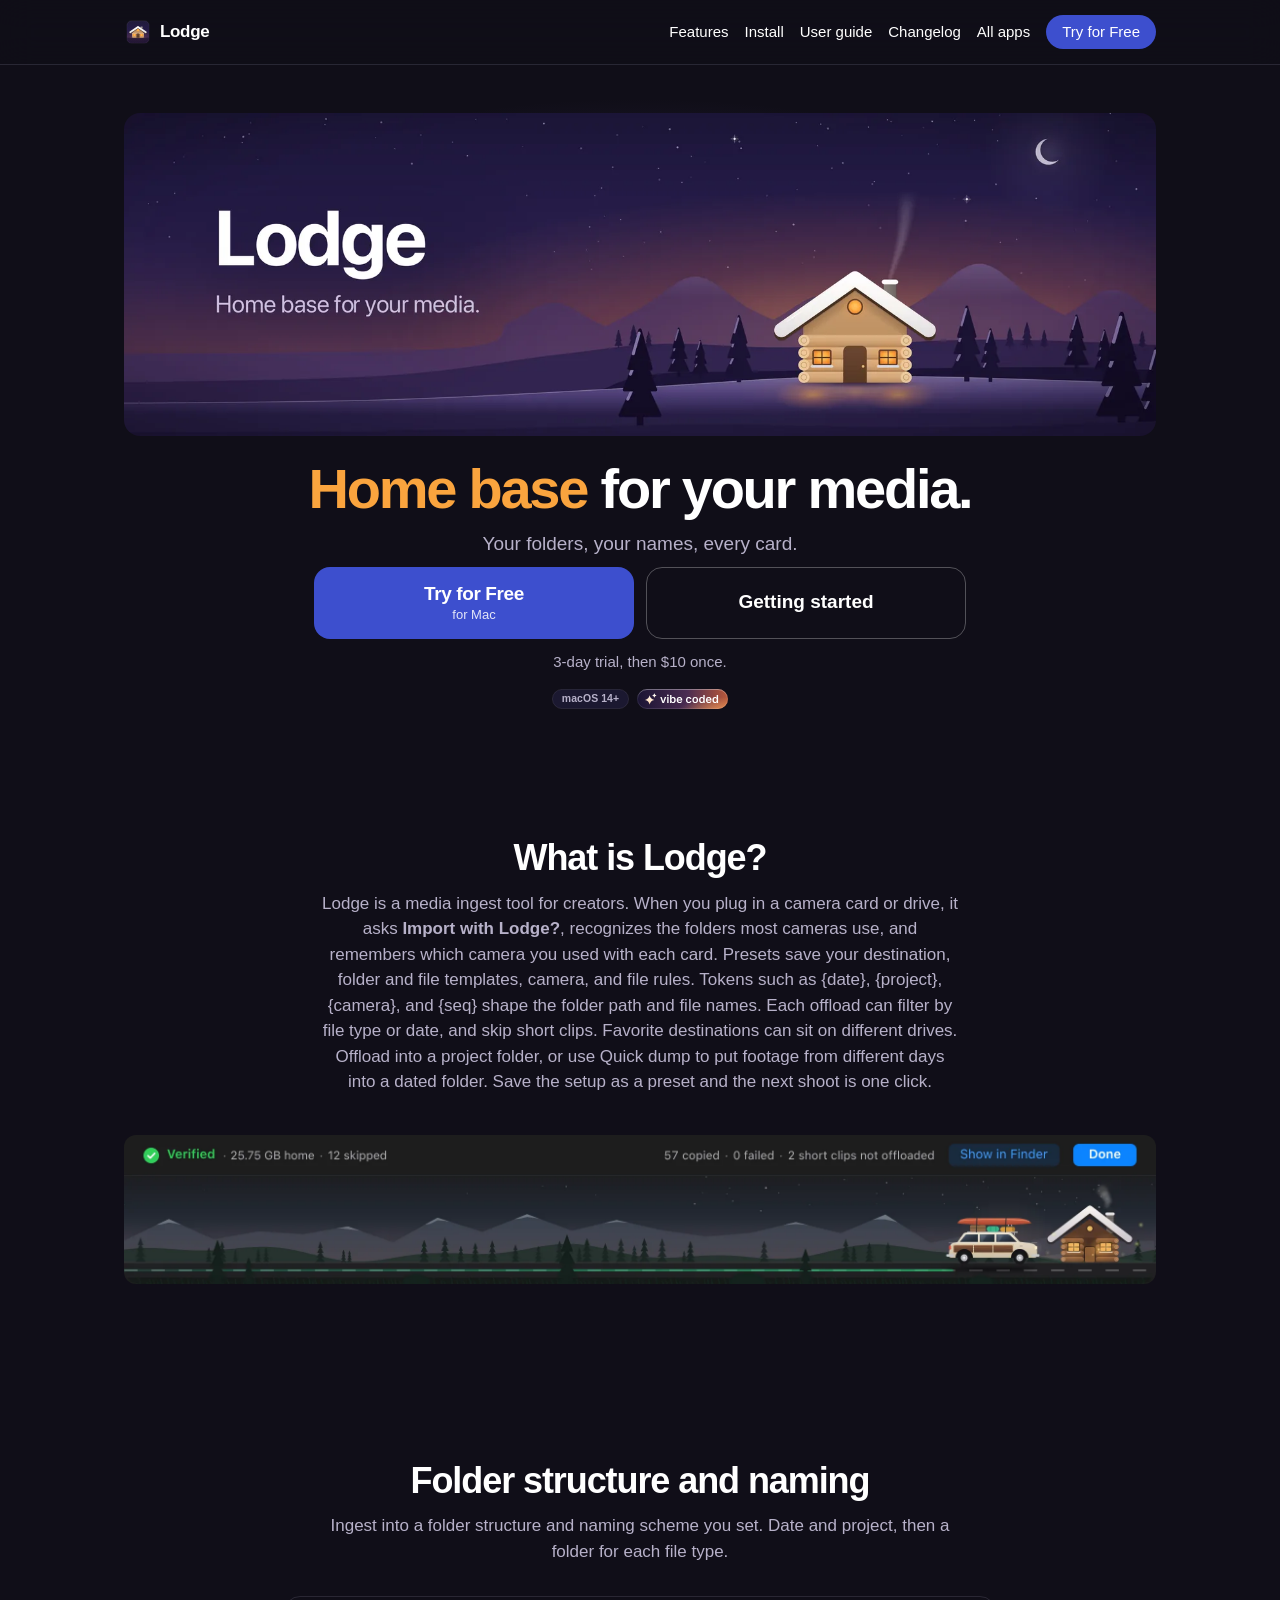
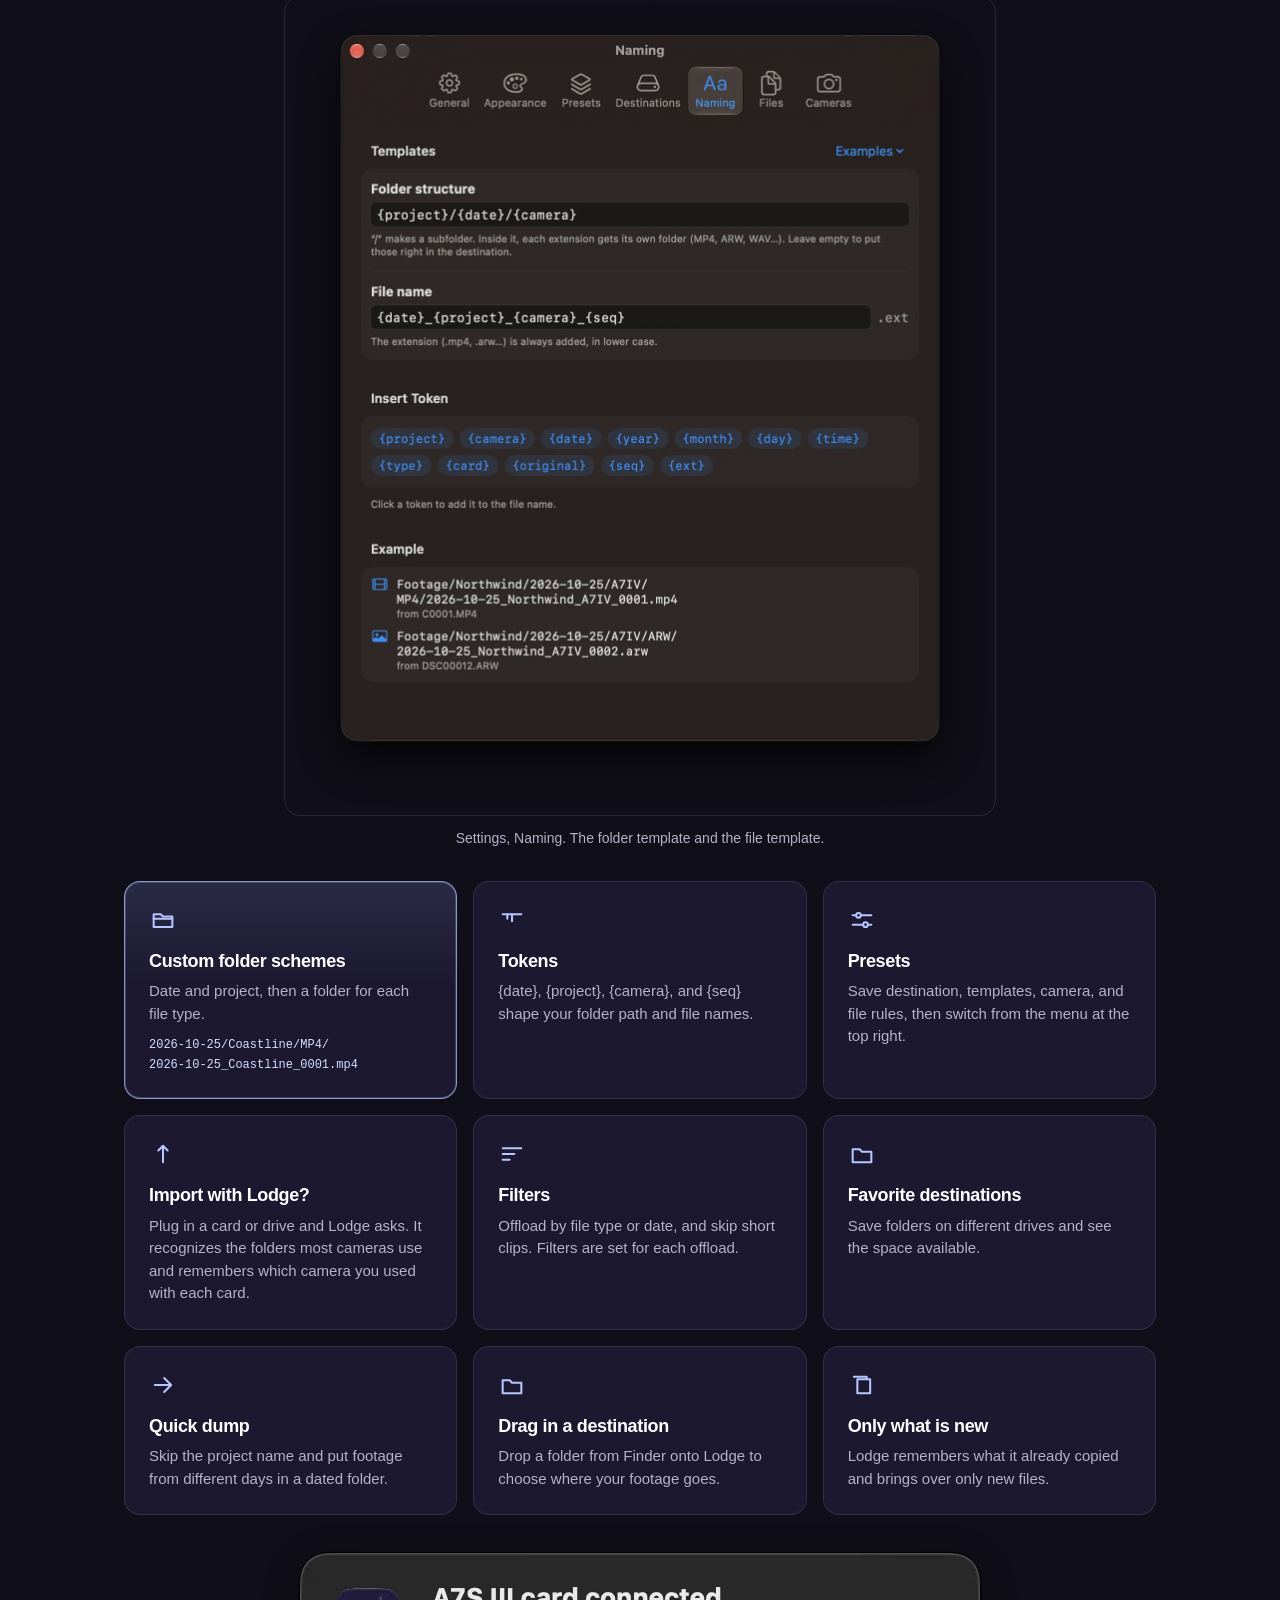
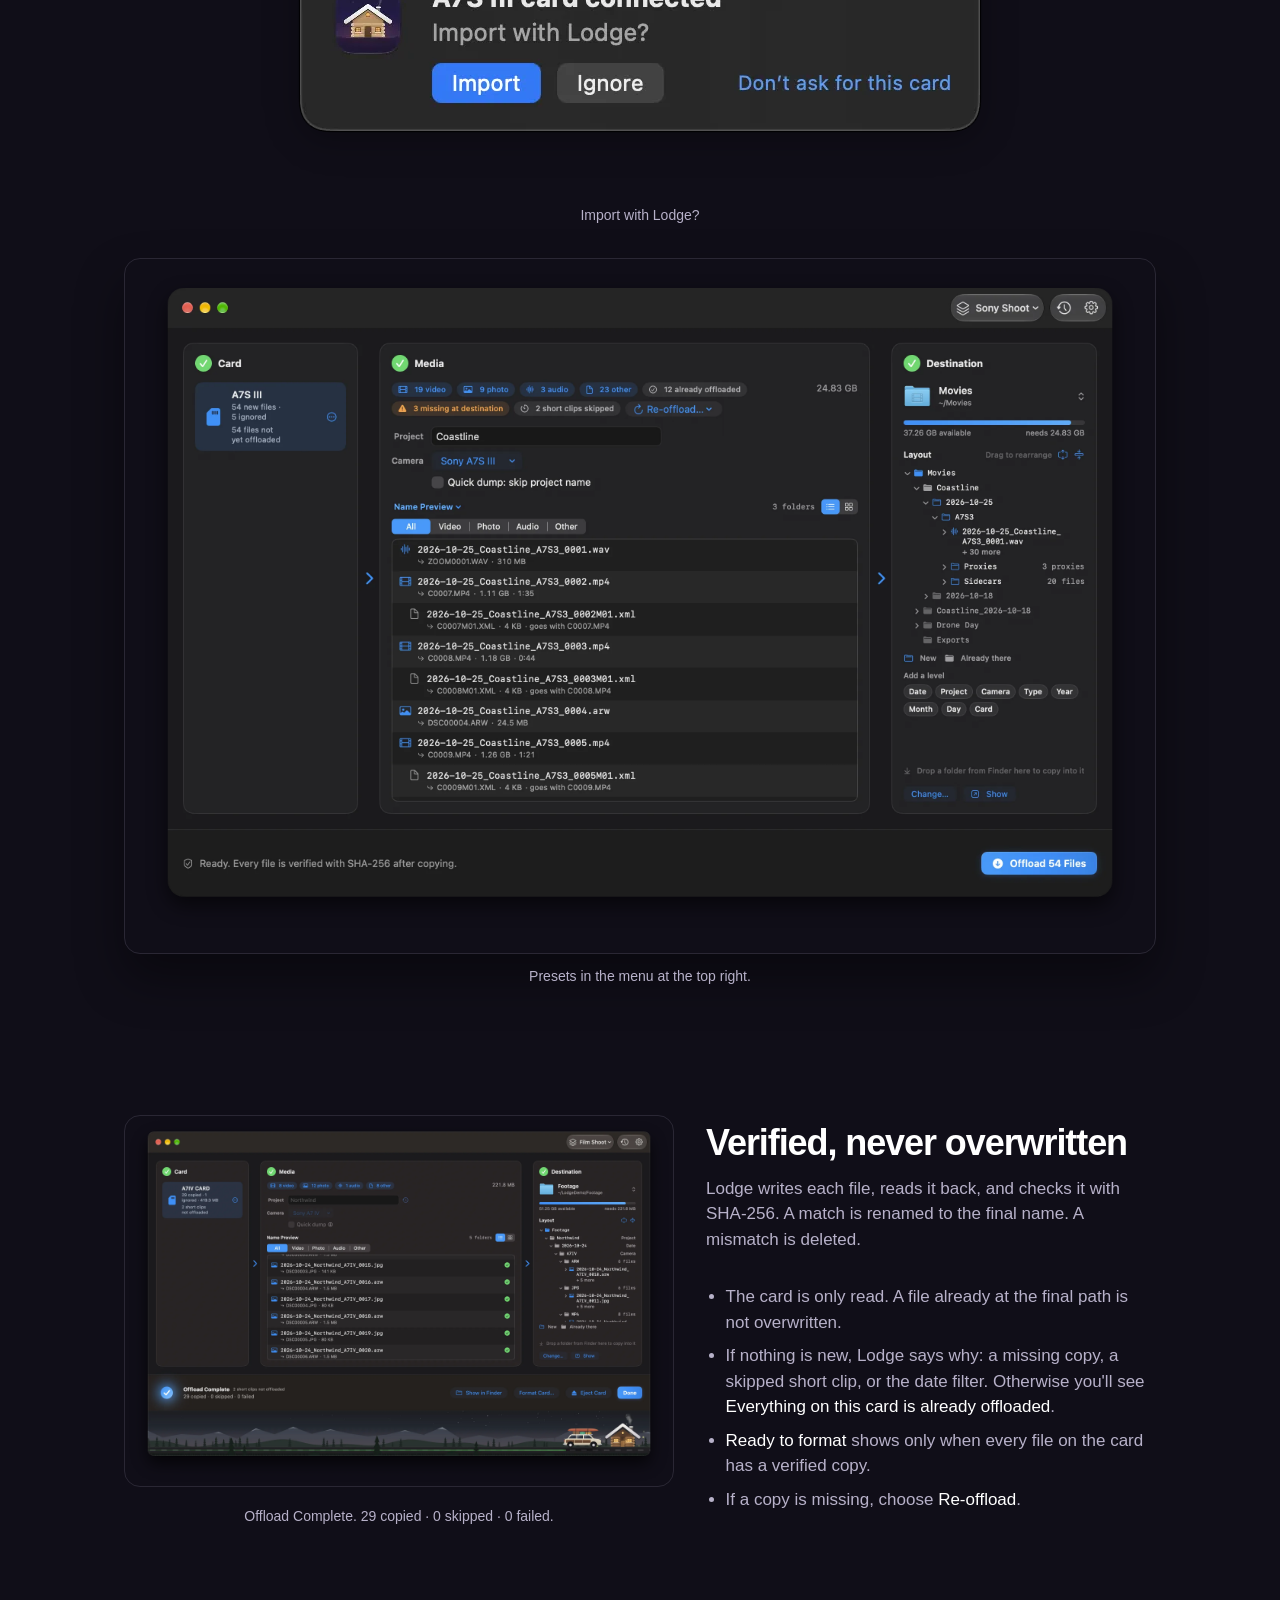
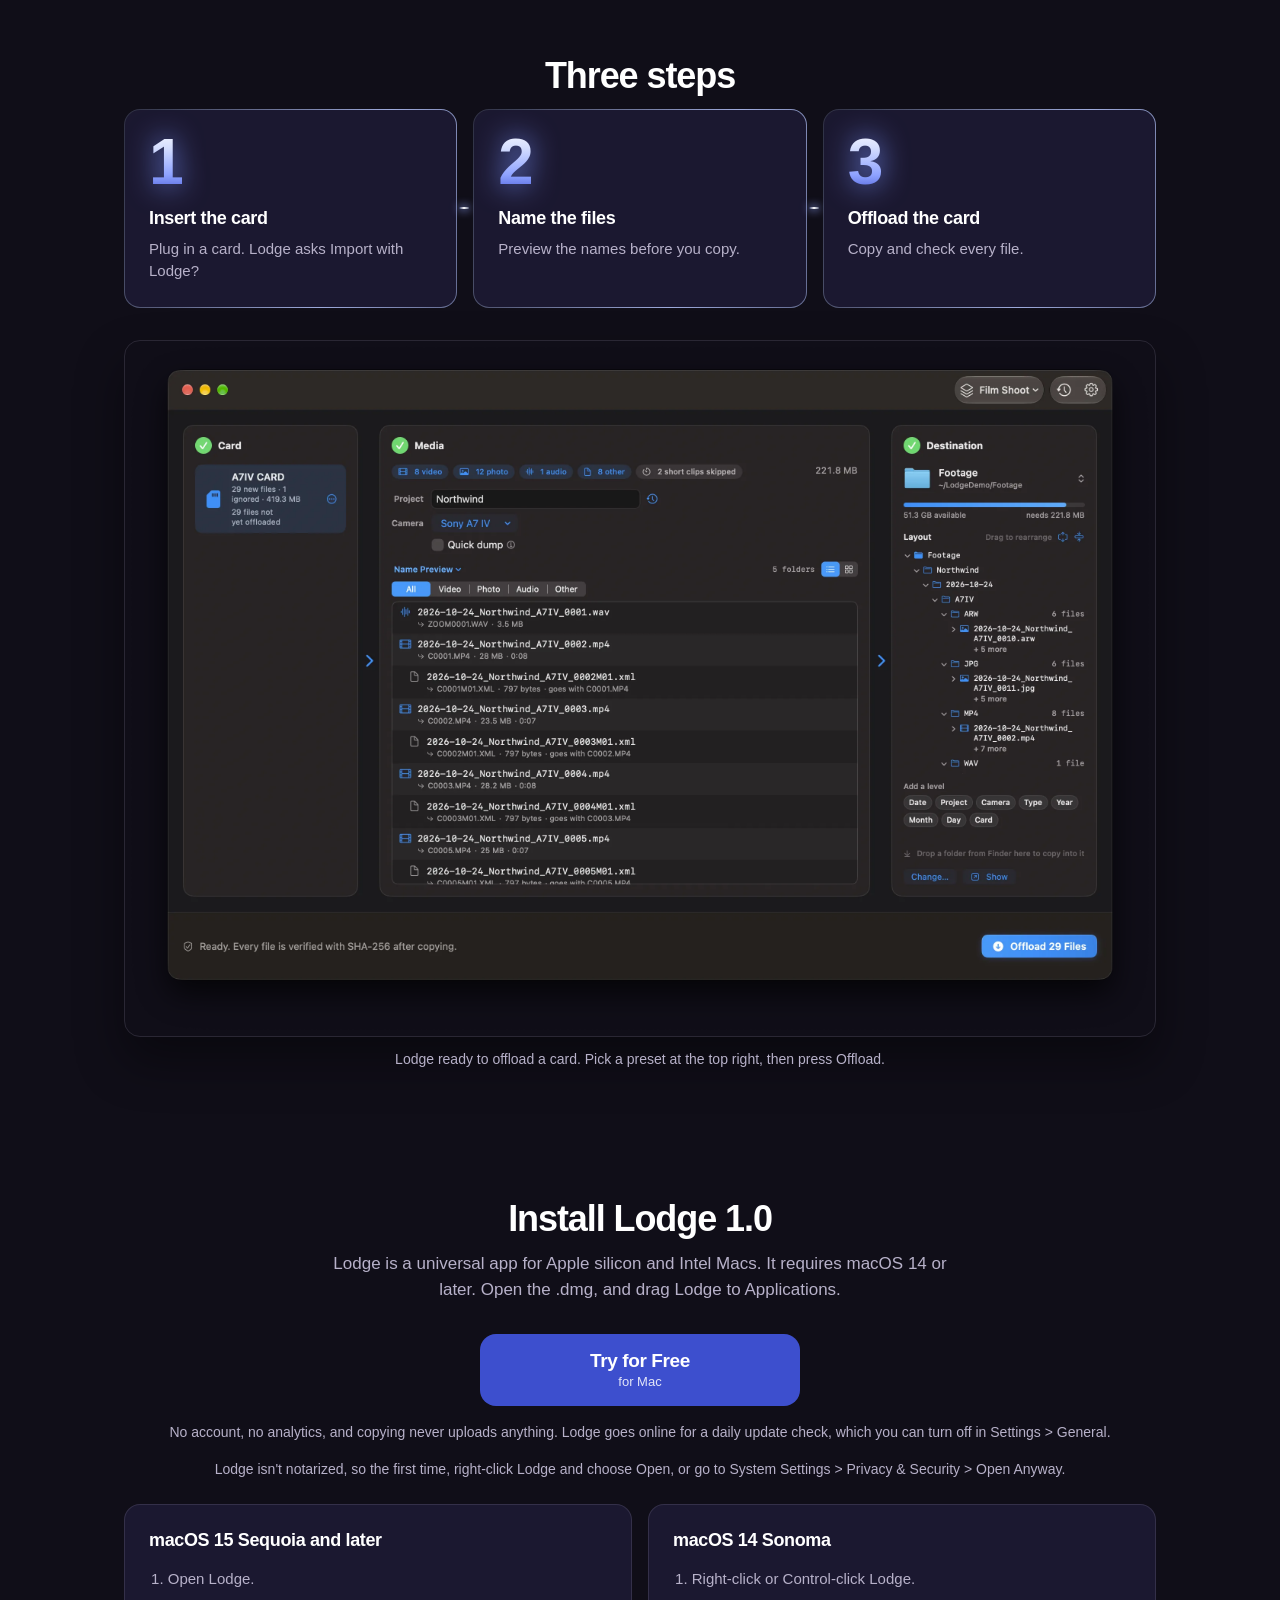
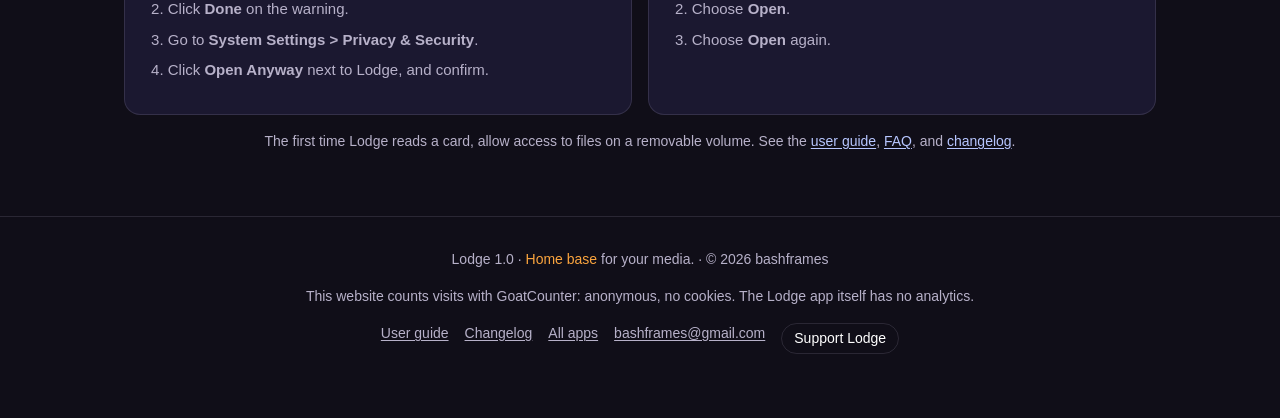
<file: docs/index.html>
<!DOCTYPE html>
<html lang="en">
<head>
  <meta charset="utf-8">
  <meta name="viewport" content="width=device-width, initial-scale=1">
  <title>Lodge — Home base for your media.</title>
  <meta name="description" content="Home base for your media. Your folders, your names, every card.">
  <meta name="author" content="bashframes">
  <meta name="theme-color" content="#100e18">
  <meta name="color-scheme" content="dark">
  <link rel="canonical" href="https://bashcrandicoot.github.io/Lodge/">
  <link rel="icon" href="assets/favicon.ico" sizes="any">
  <link rel="icon" href="assets/favicon.png" type="image/png" sizes="32x32">
  <link rel="apple-touch-icon" href="assets/apple-touch-icon.png">

  <meta property="og:type" content="website">
  <meta property="og:site_name" content="Lodge">
  <meta property="og:url" content="https://bashcrandicoot.github.io/Lodge/">
  <meta property="og:title" content="Lodge — Home base for your media.">
  <meta property="og:description" content="Home base for your media. Your folders, your names, every card.">
  <meta property="og:image" content="https://bashcrandicoot.github.io/Lodge/assets/lodge-social-preview.png?v=3">
  <meta property="og:image:width" content="1200">
  <meta property="og:image:height" content="630">
  <meta property="og:image:alt" content="Lodge app banner">

  <meta name="twitter:card" content="summary_large_image">
  <meta name="twitter:title" content="Lodge — Home base for your media.">
  <meta name="twitter:description" content="Home base for your media. Your folders, your names, every card.">
  <meta name="twitter:image" content="https://bashcrandicoot.github.io/Lodge/assets/lodge-social-preview.png?v=3">
  <meta name="twitter:image:alt" content="Lodge app banner">

  <style>
    :root {
      --bg: #100e18;
      --ink: #ffffff;
      --muted: #b7b1c9;
      --accent: #b7c6ff;
      --button: #3d4fce;
      --button-hover: #4d5ed6;
      --card: #1b1830;
      --line: rgba(230, 220, 255, 0.12);
      --font: -apple-system, BlinkMacSystemFont, "SF Pro Display", "SF Pro Text", "Segoe UI", Helvetica, Arial, sans-serif;
      --mono: ui-monospace, "SF Mono", Menlo, Consolas, monospace;
      --max: 1080px;
      --space-1: 4px;
      --space-2: 8px;
      --space-3: 12px;
      --space-4: 16px;
      --space-5: 24px;
      --space-6: 32px;
      --space-7: 48px;
      --space-8: 64px;
      --h1: clamp(40px, 6vw, 56px);
      --h2: clamp(28px, 4vw, 36px);
      --h3: 18px;
      --body: 17px;
      --small: 15px;
      --radius: 16px;
    }

    * { box-sizing: border-box; }
    html { scroll-behavior: smooth; }
    body {
      margin: 0;
      background: var(--bg);
      color: var(--ink);
      font-family: var(--font);
      font-size: var(--body);
      line-height: 1.5;
      text-rendering: optimizeLegibility;
    }
    img { max-width: 100%; height: auto; }
    a { color: var(--accent); text-decoration-thickness: 1px; text-underline-offset: 0.16em; }
    .accent { color: #FAA43E; }
    a:hover { color: #d7e0ff; }
    :focus-visible {
      outline: 3px solid var(--accent);
      outline-offset: 3px;
    }
    h1, h2, h3, p, ul, ol { overflow-wrap: break-word; }

    .skip {
      position: absolute;
      left: var(--space-4);
      top: -48px;
      background: var(--button);
      color: #fff;
      padding: var(--space-2) var(--space-3);
      border-radius: 8px;
      z-index: 5;
    }
    .skip:focus { top: var(--space-3); }

    .wrap {
      width: min(var(--max), 100%);
      margin-inline: auto;
      padding-inline: var(--space-5);
    }

    .nav {
      position: sticky;
      top: 0;
      z-index: 4;
      background: rgba(16, 14, 24, 0.86);
      border-bottom: 1px solid var(--line);
      backdrop-filter: saturate(140%) blur(16px);
    }
    .nav-inner {
      display: flex;
      align-items: center;
      justify-content: space-between;
      gap: var(--space-4);
      min-height: 64px;
      padding-block: var(--space-3);
    }
    .brand {
      display: inline-flex;
      align-items: center;
      gap: var(--space-2);
      color: var(--ink);
      font-weight: 600;
      letter-spacing: -0.02em;
      text-decoration: none;
      flex: none;
    }
    .brand img { width: 28px; height: 28px; max-width: none; }
    .nav-links {
      display: flex;
      flex-wrap: wrap;
      justify-content: flex-end;
      gap: var(--space-2) var(--space-4);
      align-items: center;
      margin: 0;
      padding: 0;
    }
    .nav-links a {
      color: var(--ink);
      text-decoration: none;
      font-size: var(--small);
      line-height: 1.2;
    }
    .nav-links a:hover { color: var(--accent); }
    .nav-links .download {
      color: #fff;
      background: var(--button);
      border-radius: 980px;
      padding: var(--space-2) var(--space-4);
    }
    .nav-links .download:hover { background: var(--button-hover); color: #fff; }

    .hero {
      position: relative;
      padding-block: var(--space-7) var(--space-8);
      text-align: center;
    }
    .hero::before {
      content: "";
      position: absolute;
      left: 50%;
      top: var(--space-6);
      width: min(820px, 100%);
      height: 280px;
      transform: translateX(-50%);
      background: radial-gradient(ellipse at center, rgba(120, 100, 190, 0.22), rgba(120, 100, 190, 0) 70%);
      pointer-events: none;
    }
    .hero-inner { position: relative; }
    .hero img.header {
      width: 100%;
      display: block;
      margin: 0 auto var(--space-5);
      border-radius: var(--radius);
      aspect-ratio: 1600 / 500;
      object-fit: cover;
    }
    h1 {
      margin: 0 0 var(--space-3);
      font-size: var(--h1);
      font-weight: 650;
      letter-spacing: -0.04em;
      line-height: 1.05;
    }
    .lede {
      max-width: 38rem;
      margin: 0 auto var(--space-2);
      color: var(--muted);
      font-size: 19px;
      line-height: 1.5;
    }
    .actions {
      display: flex;
      flex-wrap: wrap;
      gap: var(--space-3);
      justify-content: center;
      align-items: center;
      margin: 0 0 var(--space-3);
    }
    a.trial {
      display: inline-flex;
      flex-direction: column;
      align-items: center;
      justify-content: center;
      gap: 2px;
      box-sizing: border-box;
      width: 320px;
      max-width: 100%;
      height: 72px;
      background: var(--button);
      color: #fff;
      text-decoration: none;
      font-family: var(--font);
      font-weight: 600;
      font-size: 19px;
      line-height: 1.15;
      letter-spacing: -0.02em;
      border-radius: var(--radius);
      border: 1px solid transparent;
      padding: 0 var(--space-4);
    }
    a.trial:hover { background: var(--button-hover); color: #fff; }
    a.trial small {
      font-size: 13px;
      font-weight: 500;
      letter-spacing: 0;
      line-height: 1.2;
      opacity: 0.85;
    }
    .button {
      display: inline-flex;
      align-items: center;
      justify-content: center;
      background: var(--button);
      color: #fff;
      text-decoration: none;
      font-weight: 600;
      line-height: 1.2;
      border-radius: 12px;
      padding: var(--space-3) var(--space-4);
      border: 1px solid transparent;
    }
    .button:hover { background: var(--button-hover); color: #fff; }
    .button.secondary {
      background: transparent;
      color: var(--ink);
      border-color: rgba(255, 255, 255, 0.28);
    }
    .button.secondary:hover { border-color: var(--accent); color: var(--ink); background: transparent; }
    .actions .button {
      box-sizing: border-box;
      width: 320px;
      max-width: 100%;
      height: 72px;
      border-radius: var(--radius);
      font-size: 19px;
    }
    .pay {
      margin: 0 0 var(--space-4);
      color: var(--muted);
      font-size: var(--small);
      line-height: 1.5;
    }
    .badges {
      display: flex;
      flex-wrap: wrap;
      gap: var(--space-2);
      justify-content: center;
      align-items: center;
      margin: 0;
    }
    .badges img { height: 20px; width: auto; max-width: none; }

    .shot {
      display: block;
      width: 100%;
      margin: var(--space-6) 0 0;
      border-radius: var(--radius);
      border: 1px solid var(--line);
      box-shadow: 0 24px 48px rgba(0, 0, 0, 0.4);
    }
    .shot-figure.natural-shot {
      width: fit-content;
      max-width: 100%;
      margin: 0 auto var(--space-6);
    }
    .natural-shot img {
      width: auto;
      max-width: 100%;
      height: auto;
      margin-inline: auto;
    }
    .shot-figure.naming-shot {
      max-width: 712px;
      margin: 0 auto var(--space-6);
    }
    .naming-shot img {
      display: block;
      width: 100%;
      height: auto;
      border-radius: var(--radius);
      border: 1px solid var(--line);
    }
    .shot-figure { margin: 0; min-width: 0; }
    .caption {
      color: var(--muted);
      font-size: 14px;
      line-height: 1.5;
      text-align: center;
      margin: var(--space-3) 0 0;
    }

    .motion {
      display: block;
      margin: 0;
      max-width: 100%;
      min-width: 0;
    }
    .motion video,
    .motion .motion-still {
      display: block;
      width: 100%;
      max-width: 100%;
      height: auto;
      aspect-ratio: var(--motion-ratio);
      object-fit: contain;
      border-radius: 12px;
    }
    .motion .motion-still { display: none; }
    .motion .wagon-narrow { display: none; }
    .motion-wagon {
      --motion-ratio: 2120 / 306;
      width: min(1060px, 100%);
      margin: 0 auto var(--space-6);
    }

    section { padding-block: var(--space-8); }
    h2 {
      font-size: var(--h2);
      font-weight: 650;
      letter-spacing: -0.03em;
      line-height: 1.15;
      margin: 0 0 var(--space-3);
      text-align: center;
    }
    .section-intro {
      color: var(--muted);
      max-width: 40rem;
      margin: 0 auto var(--space-6);
      line-height: 1.5;
      text-align: center;
    }
    .pair h2,
    .pair .section-intro {
      text-align: left;
      margin-inline: 0;
    }
    #what .section-intro { margin-bottom: 0; }
    #what .motion-wagon { margin: 40px auto 48px; }
    #install .note { text-align: center; }

    .features {
      display: grid;
      grid-template-columns: repeat(3, minmax(0, 1fr));
      gap: var(--space-4);
      align-items: stretch;
      margin: 0;
    }
    .card {
      display: flex;
      flex-direction: column;
      align-items: flex-start;
      height: 100%;
      margin: 0;
      background: var(--card);
      border: 1px solid var(--line);
      border-radius: var(--radius);
      padding: var(--space-5);
      min-width: 0;
    }
    .icon {
      display: block;
      width: 28px;
      height: 28px;
      margin: 0 0 var(--space-4);
      flex: none;
      color: var(--accent);
    }
    .features h3,
    .steps h3,
    .install-grid h3 {
      margin: 0 0 var(--space-2);
      font-size: var(--h3);
      font-weight: 650;
      letter-spacing: -0.02em;
      line-height: 1.25;
    }
    .features h3 { min-height: 1.25em; }
    .card p,
    .steps p { margin: 0; color: var(--muted); font-size: var(--small); line-height: 1.5; }
    .features > .card {
      align-self: stretch;
      height: 100%;
    }
    .card.lead {
      border-color: rgba(183, 198, 255, 0.72);
      background:
        linear-gradient(180deg, rgba(183, 198, 255, 0.1), rgba(183, 198, 255, 0) 48%),
        var(--card);
      box-shadow: inset 0 0 0 1px rgba(183, 198, 255, 0.22);
    }
    .scheme {
      display: block;
      max-width: 100%;
      margin-top: var(--space-3);
      color: #d7e0ff;
      font-size: 12px;
      line-height: 1.45;
      white-space: nowrap;
      overflow: hidden;
      text-overflow: ellipsis;
      overflow-wrap: normal;
    }
    .scheme + .scheme { margin-top: 2px; }
    @media (max-width: 800px) {
      .scheme { white-space: normal; overflow-wrap: anywhere; }
    }
    code {
      font-family: var(--mono);
      font-size: 0.92em;
      color: #e5e5ea;
      overflow-wrap: anywhere;
    }

    .steps {
      position: relative;
      display: grid;
      grid-template-columns: repeat(3, minmax(0, 1fr));
      gap: var(--space-4);
      margin: 0;
      padding: 0;
      list-style: none;
    }
    .steps li {
      position: relative;
      z-index: 1;
      display: flex;
      flex-direction: column;
      align-items: flex-start;
      height: 100%;
      margin: 0;
      border: 1px solid transparent;
      border-radius: var(--radius);
      padding: var(--space-5);
      min-width: 0;
      background-image:
        linear-gradient(var(--card), var(--card)),
        linear-gradient(110deg, rgba(183, 198, 255, 0.18), rgba(183, 198, 255, 0.85), rgba(142, 160, 239, 0.22), rgba(183, 198, 255, 0.18));
      background-origin: border-box;
      background-clip: padding-box, border-box;
      background-size: 100% 100%, 220% 100%;
      animation: step-shimmer 9s linear infinite;
    }
    .steps li.will-enter {
      opacity: 0;
      transform: translateY(10px);
    }
    .steps li.is-in {
      animation: step-in 0.7s ease var(--stagger, 0ms) both, step-shimmer 9s linear infinite;
    }
    .steps li:not(:last-child)::after {
      content: "";
      position: absolute;
      z-index: 0;
      top: 50%;
      left: calc(100% + 3px);
      width: 10px;
      height: 2px;
      transform: translateY(-50%);
      pointer-events: none;
      border-radius: 2px;
      background: linear-gradient(90deg, rgba(94, 116, 230, 0.35), #ffffff 50%, rgba(183, 198, 255, 0.45));
      box-shadow: 0 0 8px 1px rgba(143, 164, 255, 0.85);
    }
    .num {
      position: relative;
      z-index: 1;
      display: inline-block;
      margin: 0 0 var(--space-4);
      font-weight: 650;
      font-size: 64px;
      letter-spacing: -0.04em;
      line-height: 0.9;
      flex: none;
    }
    .num span {
      background-image: linear-gradient(180deg, #ffffff 0%, #d5defe 30%, #8ea2ff 68%, #3d4fce 100%);
      -webkit-background-clip: text;
      background-clip: text;
      -webkit-text-fill-color: transparent;
      color: transparent;
      filter: drop-shadow(0 0 14px rgba(120, 146, 255, 0.95));
    }

    .pair {
      display: grid;
      grid-template-columns: minmax(0, 1.1fr) minmax(0, 0.9fr);
      gap: var(--space-6);
      align-items: center;
    }
    .pair img {
      width: 100%;
      border-radius: var(--radius);
      border: 1px solid var(--line);
    }
    .verified ul {
      margin: var(--space-4) 0 0;
      padding-left: 1.15em;
      color: var(--muted);
    }
    .verified li { margin: var(--space-2) 0; line-height: 1.5; }
    .verified li span { color: var(--ink); }

    .install-grid {
      display: grid;
      grid-template-columns: repeat(2, minmax(0, 1fr));
      gap: var(--space-4);
      margin-top: var(--space-5);
    }
    .install-grid ol {
      margin: 0;
      padding-left: 1.25em;
      color: var(--muted);
      font-size: var(--small);
      line-height: 1.5;
    }
    .install-grid li { margin: var(--space-2) 0; }
    .install-grid .card p { margin-top: var(--space-3); }
    .note {
      font-size: 14px;
      line-height: 1.5;
      color: var(--muted);
      margin: var(--space-4) 0 0;
    }
    .download-row { margin: 0; text-align: center; }

    footer {
      border-top: 1px solid var(--line);
      padding-block: var(--space-6) var(--space-8);
      color: var(--muted);
      font-size: 14px;
      line-height: 1.5;
    }
    footer .wrap {
      display: flex;
      flex-direction: column;
      flex-wrap: wrap;
      gap: var(--space-4);
      justify-content: center;
      align-items: center;
      text-align: center;
    }
    footer p { margin: 0; }
    footer nav { display: flex; flex-wrap: wrap; gap: var(--space-2) var(--space-4); justify-content: center; }
    footer a { color: var(--muted); }
    footer a.support {
      color: var(--ink);
      border: 1px solid var(--line);
      border-radius: 980px;
      padding: var(--space-1) var(--space-3);
      text-decoration: none;
    }
    footer a.support:hover { color: var(--accent); border-color: var(--accent); }

    @keyframes step-shimmer {
      to { background-position: 0 0, 220% 0; }
    }
    @keyframes step-in {
      from { opacity: 0; transform: translateY(10px); }
      to { opacity: 1; transform: none; }
    }
    @media (max-width: 800px) {
      .pair, .install-grid, .steps { grid-template-columns: 1fr; }
      .steps li:not(:last-child)::after {
        top: calc(100% + 3px);
        left: 50%;
        width: 2px;
        height: 10px;
        transform: translateX(-50%);
        background: linear-gradient(180deg, rgba(94, 116, 230, 0.35), #ffffff 50%, rgba(183, 198, 255, 0.45));
      }
      .features { grid-template-columns: repeat(2, minmax(0, 1fr)); }
      .features h3 { min-height: 0; }
      section { padding-block: var(--space-7); }
      .hero { padding-block: var(--space-6) var(--space-7); }
      .pair h2, .pair .section-intro { text-align: center; margin-inline: auto; }
    }
    @media (max-width: 480px) {
      .hero img.header { aspect-ratio: 1200 / 900; }
      .motion-wagon { --motion-ratio: 1060 / 306; }
      #what .motion-wagon { margin: 24px auto 32px; }
      .motion .wagon-wide { display: none; }
      .motion video.wagon-narrow { display: block; }
      .wrap { padding-inline: var(--space-4); }
      .features { grid-template-columns: 1fr; }
      .nav-inner { flex-wrap: nowrap; min-height: 56px; }
      .nav-links { flex-wrap: nowrap; gap: var(--space-2) var(--space-3); }
      .nav-links a { white-space: nowrap; }
      .nav-links .download { padding-inline: var(--space-3); }
      .nav-links a:not(.download):not(.guide):not(.apps) { display: none; }
    }
    @media (prefers-reduced-motion: reduce) {
      html { scroll-behavior: auto; }
      .motion video { display: none; }
      .motion .motion-still.wagon-wide { display: block; }
      .motion .motion-still.wagon-narrow { display: none; }
      .steps li,
      .steps li.will-enter,
      .steps li.is-in {
        animation: none;
        opacity: 1;
        transform: none;
      }
      .steps li:not(:last-child)::after { box-shadow: none; }
    }
    @media (max-width: 480px) and (prefers-reduced-motion: reduce) {
      .motion .motion-still.wagon-wide { display: none; }
      .motion .motion-still.wagon-narrow { display: block; }
    }
  </style>
</head>
<body id="top">
  <a class="skip" href="#main">Skip to content</a>
  <header class="nav">
    <div class="wrap nav-inner">
      <a class="brand" href="#top">
        <img src="assets/app-icon/lodge-cabin-small.svg" width="28" height="28" alt="">
        Lodge
      </a>
      <nav class="nav-links" aria-label="Primary">
        <a href="#features">Features</a>
        <a href="#install">Install</a>
        <a class="guide" href="user-guide.html">User guide</a>
        <a href="changelog.html">Changelog</a>
        <a class="apps" href="https://bashfra.me/apps/">All apps</a>
        <a class="download" href="https://dl.bashfra.me/lodge/Lodge-1.0.dmg" data-goatcounter-click="lodge-dmg-download" data-goatcounter-title="Lodge DMG download">Try for Free</a>
      </nav>
    </div>
  </header>

  <main id="main">
    <div class="hero">
      <div class="hero-inner wrap">
        <picture>
          <source media="(max-width: 480px)" srcset="assets/lodge-header-dark-mobile.webp">
          <img class="header" src="assets/lodge-header-dark.webp" width="1600" height="500" alt="Lodge. Home base for your media. A log cabin at night, with pines and mountains.">
        </picture>
        <h1><span class="accent">Home base</span> for your media.</h1>
        <p class="lede">Your folders, your names, every card.</p>
        <div class="actions">
          <a class="trial" href="https://dl.bashfra.me/lodge/Lodge-1.0.dmg" data-goatcounter-click="lodge-dmg-download" data-goatcounter-title="Lodge DMG download"><span>Try for Free</span><small>for Mac</small></a>
          <a class="button secondary" href="getting-started.html">Getting started</a>
        </div>
        <p class="pay">3-day trial, then $10 once.</p>
        <p class="badges">
          <img alt="macOS 14 or later" src="assets/macos-14-badge.svg" width="92" height="24">
          <img alt="Vibe coded" src="assets/badges/vibe-coded-gradient.svg" width="91" height="20">
        </p>
      </div>
    </div>

    <section id="what" aria-labelledby="what-title">
      <div class="wrap">
        <h2 id="what-title">What is Lodge?</h2>
        <p class="section-intro">Lodge is a media ingest tool for creators. When you plug in a camera card or drive, it asks <strong>Import with Lodge?</strong>, recognizes the folders most cameras use, and remembers which camera you used with each card. Presets save your destination, folder and file templates, camera, and file rules. Tokens such as {date}, {project}, {camera}, and {seq} shape the folder path and file names. Each offload can filter by file type or date, and skip short clips. Favorite destinations can sit on different drives. Offload into a project folder, or use Quick dump to put footage from different days into a dated folder. Save the setup as a preset and the next shoot is one click.</p>
        <figure class="motion motion-wagon">
          <video class="wagon-wide" autoplay muted loop playsinline preload="metadata" poster="assets/motion/lodge-wagon-progress@2x.webp" width="1060" height="153" aria-label="A wagon crossing the copy progress bar.">
            <source src="assets/motion/lodge-wagon-progress@2x.mp4" type="video/mp4">
          </video>
          <video class="wagon-narrow" autoplay muted loop playsinline preload="metadata" poster="assets/motion/lodge-wagon-progress-mobile@2x.webp" width="1060" height="306" aria-label="A wagon crossing the copy progress bar.">
            <source src="assets/motion/lodge-wagon-progress-mobile@2x.mp4" type="video/mp4">
          </video>
          <img class="motion-still wagon-wide" src="assets/motion/lodge-wagon-progress@2x.webp" width="1060" height="153" alt="A wagon crossing the copy progress bar.">
          <img class="motion-still wagon-narrow" src="assets/motion/lodge-wagon-progress-mobile@2x.webp" width="1060" height="306" alt="A wagon crossing the copy progress bar.">
        </figure>
      </div>
    </section>

    <section id="features">
      <div class="wrap">
        <h2>Folder structure and naming</h2>
        <p class="section-intro">Ingest into a folder structure and naming scheme you set. Date and project, then a folder for each file type.</p>
        <figure class="shot-figure naming-shot">
          <img src="assets/screenshots/settings-naming.webp" width="712" height="820" alt="Settings, Naming. The folder template and the file template.">
          <figcaption class="caption">Settings, Naming. The folder template and the file template.</figcaption>
        </figure>
        <div class="features">
          <article class="card lead">
            <svg class="icon" viewBox="0 0 24 24" aria-hidden="true" fill="none" stroke="currentColor" stroke-width="1.75" stroke-linecap="round" stroke-linejoin="round"><path d="M4 7h6l2 2h8v9H4z"/><path d="M4 11h16"/></svg>
            <h3>Custom folder schemes</h3>
            <p>Date and project, then a folder for each file type.</p>
            <code class="scheme">2026-10-25/Coastline/MP4/</code>
            <code class="scheme">2026-10-25_Coastline_0001.mp4</code>
          </article>
          <article class="card">
            <svg class="icon" viewBox="0 0 24 24" aria-hidden="true" fill="none" stroke="currentColor" stroke-width="1.75" stroke-linecap="round" stroke-linejoin="round"><path d="M4 7h16M8 7v4M12 7v6"/></svg>
            <h3>Tokens</h3>
            <p>{date}, {project}, {camera}, and {seq} shape your folder path and file names.</p>
          </article>
          <article class="card">
            <svg class="icon" viewBox="0 0 24 24" aria-hidden="true" fill="none" stroke="currentColor" stroke-width="1.75" stroke-linecap="round" stroke-linejoin="round"><path d="M4 8h16M4 16h16"/><circle cx="9" cy="8" r="2" fill="var(--card)"/><circle cx="15" cy="16" r="2" fill="var(--card)"/></svg>
            <h3>Presets</h3>
            <p>Save destination, templates, camera, and file rules, then switch from the menu at the top right.</p>
          </article>
          <article class="card">
            <svg class="icon" viewBox="0 0 24 24" aria-hidden="true" fill="none" stroke="currentColor" stroke-width="1.75" stroke-linecap="round" stroke-linejoin="round"><path d="M12 5v14M8 9l4-4 4 4"/></svg>
            <h3>Import with Lodge?</h3>
            <p>Plug in a card or drive and Lodge asks. It recognizes the folders most cameras use and remembers which camera you used with each card.</p>
          </article>
          <article class="card">
            <svg class="icon" viewBox="0 0 24 24" aria-hidden="true" fill="none" stroke="currentColor" stroke-width="1.75" stroke-linecap="round" stroke-linejoin="round"><path d="M4 7h16M4 12h10M4 17h6"/></svg>
            <h3>Filters</h3>
            <p>Offload by file type or date, and skip short clips. Filters are set for each offload.</p>
          </article>
          <article class="card">
            <svg class="icon" viewBox="0 0 24 24" aria-hidden="true" fill="none" stroke="currentColor" stroke-width="1.75" stroke-linecap="round" stroke-linejoin="round"><path d="M4 8h6l2 2h8v9H4z"/></svg>
            <h3>Favorite destinations</h3>
            <p>Save folders on different drives and see the space available.</p>
          </article>
          <article class="card">
            <svg class="icon" viewBox="0 0 24 24" aria-hidden="true" fill="none" stroke="currentColor" stroke-width="1.75" stroke-linecap="round" stroke-linejoin="round"><path d="M5 12h14M13 6l6 6-6 6"/></svg>
            <h3>Quick dump</h3>
            <p>Skip the project name and put footage from different days in a dated folder.</p>
          </article>
          <article class="card">
            <svg class="icon" viewBox="0 0 24 24" aria-hidden="true" fill="none" stroke="currentColor" stroke-width="1.75" stroke-linecap="round" stroke-linejoin="round"><path d="M4 8h6l2 2h8v9H4z"/></svg>
            <h3>Drag in a destination</h3>
            <p>Drop a folder from Finder onto Lodge to choose where your footage goes.</p>
          </article>
          <article class="card">
            <svg class="icon" viewBox="0 0 24 24" aria-hidden="true" fill="none" stroke="currentColor" stroke-width="1.75" stroke-linecap="round" stroke-linejoin="round"><path d="M8 7h11v12H8z"/><path d="M5 5h11v2"/></svg>
            <h3>Only what is new</h3>
            <p>Lodge remembers what it already copied and brings over only new files.</p>
          </article>
        </div>
        <figure class="shot-figure natural-shot">
          <img src="assets/screenshots/import-prompt-dark.webp" width="772" height="270" alt="The import prompt: Import with Lodge?">
          <figcaption class="caption">Import with Lodge?</figcaption>
        </figure>
        <figure class="shot-figure">
          <img class="shot" src="assets/screenshots/ready-default-dark.webp" width="1352" height="912" alt="Presets in the menu at the top right.">
          <figcaption class="caption">Presets in the menu at the top right.</figcaption>
        </figure>
      </div>
    </section>

    <section id="verified">
      <div class="wrap pair verified">
        <figure class="shot-figure">
          <img src="assets/screenshots/finished-dark.webp" width="2704" height="1824" alt="A finished offload. The bar reads Offload Complete, with 29 copied, 0 skipped, and 0 failed.">
          <figcaption class="caption">Offload Complete. 29 copied · 0 skipped · 0 failed.</figcaption>
        </figure>
        <div>
          <h2>Verified, never overwritten</h2>
          <p class="section-intro">Lodge writes each file, reads it back, and checks it with SHA-256. A match is renamed to the final name. A mismatch is deleted.</p>
          <ul>
            <li>The card is only read. A file already at the final path is not overwritten.</li>
            <li>If nothing is new, Lodge says why: a missing copy, a skipped short clip, or the date filter. Otherwise you'll see <span>Everything on this card is already offloaded</span>.</li>
            <li><span>Ready to format</span> shows only when every file on the card has a verified copy.</li>
            <li>If a copy is missing, choose <span>Re-offload</span>.</li>
          </ul>
        </div>
      </div>
    </section>

    <section id="how" aria-labelledby="how-title">
      <div class="wrap">
        <h2 id="how-title">Three steps</h2>
        <ol class="steps">
          <li>
            <span class="num" aria-hidden="true"><span>1</span></span>
            <h3>Insert the card</h3>
            <p>Plug in a card. Lodge asks Import with Lodge?</p>
          </li>
          <li>
            <span class="num" aria-hidden="true"><span>2</span></span>
            <h3>Name the files</h3>
            <p>Preview the names before you copy.</p>
          </li>
          <li>
            <span class="num" aria-hidden="true"><span>3</span></span>
            <h3>Offload the card</h3>
            <p>Copy and check every file.</p>
          </li>
        </ol>
        <figure class="shot-figure">
          <img class="shot" src="assets/screenshots/ready-dark.webp" width="2704" height="1824" alt="Lodge in Dark mode, ready to offload. The preset menu is at the top right. Offload 29 Files sits along the bottom.">
          <figcaption class="caption">Lodge ready to offload a card. Pick a preset at the top right, then press Offload.</figcaption>
        </figure>
      </div>
    </section>

    <section id="install">
      <div class="wrap">
        <h2>Install Lodge 1.0</h2>
        <p class="section-intro">Lodge is a universal app for Apple silicon and Intel Macs. It requires macOS 14 or later. Open the .dmg, and drag Lodge to Applications.</p>
        <p class="download-row"><a class="trial" href="https://dl.bashfra.me/lodge/Lodge-1.0.dmg" data-goatcounter-click="lodge-dmg-download" data-goatcounter-title="Lodge DMG download"><span>Try for Free</span><small>for Mac</small></a></p>
        <p class="note">No account, no analytics, and copying never uploads anything. Lodge goes online for a daily update check, which you can turn off in Settings &gt; General.</p>
        <p class="note">Lodge isn't notarized, so the first time, right-click Lodge and choose Open, or go to System Settings &gt; Privacy &amp; Security &gt; Open Anyway.</p>
        <div class="install-grid">
          <article class="card">
            <h3>macOS 15 Sequoia and later</h3>
            <ol>
              <li>Open Lodge.</li>
              <li>Click <strong>Done</strong> on the warning.</li>
              <li>Go to <strong>System Settings &gt; Privacy &amp; Security</strong>.</li>
              <li>Click <strong>Open Anyway</strong> next to Lodge, and confirm.</li>
            </ol>
          </article>
          <article class="card">
            <h3>macOS 14 Sonoma</h3>
            <ol>
              <li>Right-click or Control-click Lodge.</li>
              <li>Choose <strong>Open</strong>.</li>
              <li>Choose <strong>Open</strong> again.</li>
            </ol>
          </article>
        </div>
        <p class="note">The first time Lodge reads a card, allow access to files on a removable volume. See the <a href="user-guide.html">user guide</a>, <a href="faq.html">FAQ</a>, and <a href="changelog.html">changelog</a>.</p>
      </div>
    </section>
  </main>

  <footer>
    <div class="wrap">
      <p>Lodge 1.0 · <span class="accent">Home base</span> for your media. · © 2026 bashframes</p>
      <p class="analytics-note">This website counts visits with GoatCounter: anonymous, no cookies. The Lodge app itself has no analytics.</p>
      <nav aria-label="Footer">
        <a class="guide" href="user-guide.html">User guide</a>
        <a href="changelog.html">Changelog</a>
        <a href="https://bashfra.me/apps/">All apps</a>
        <a href="mailto:bashframes@gmail.com">bashframes@gmail.com</a>
        <a class="support" href="https://ko-fi.com/bashframes">Support Lodge</a>
      </nav>
    </div>
  </footer>
  <script>
    (function () {
      if (window.matchMedia("(prefers-reduced-motion: reduce)").matches) return;
      if (!("IntersectionObserver" in window)) return;
      var items = document.querySelectorAll(".steps li");
      if (!items.length) return;
      var observer = new IntersectionObserver(function (entries) {
        entries.forEach(function (entry) {
          if (!entry.isIntersecting) return;
          entry.target.classList.add("is-in");
          observer.unobserve(entry.target);
        });
      }, { threshold: 0.3 });
      Array.prototype.forEach.call(items, function (item, index) {
        item.style.setProperty("--stagger", (index * 80) + "ms");
        item.classList.add("will-enter");
        observer.observe(item);
      });
    })();
  </script>
<script data-goatcounter="https://bashframes.goatcounter.com/count"
        async src="//gc.zgo.at/count.js"></script>
</body>
</html>
</file>
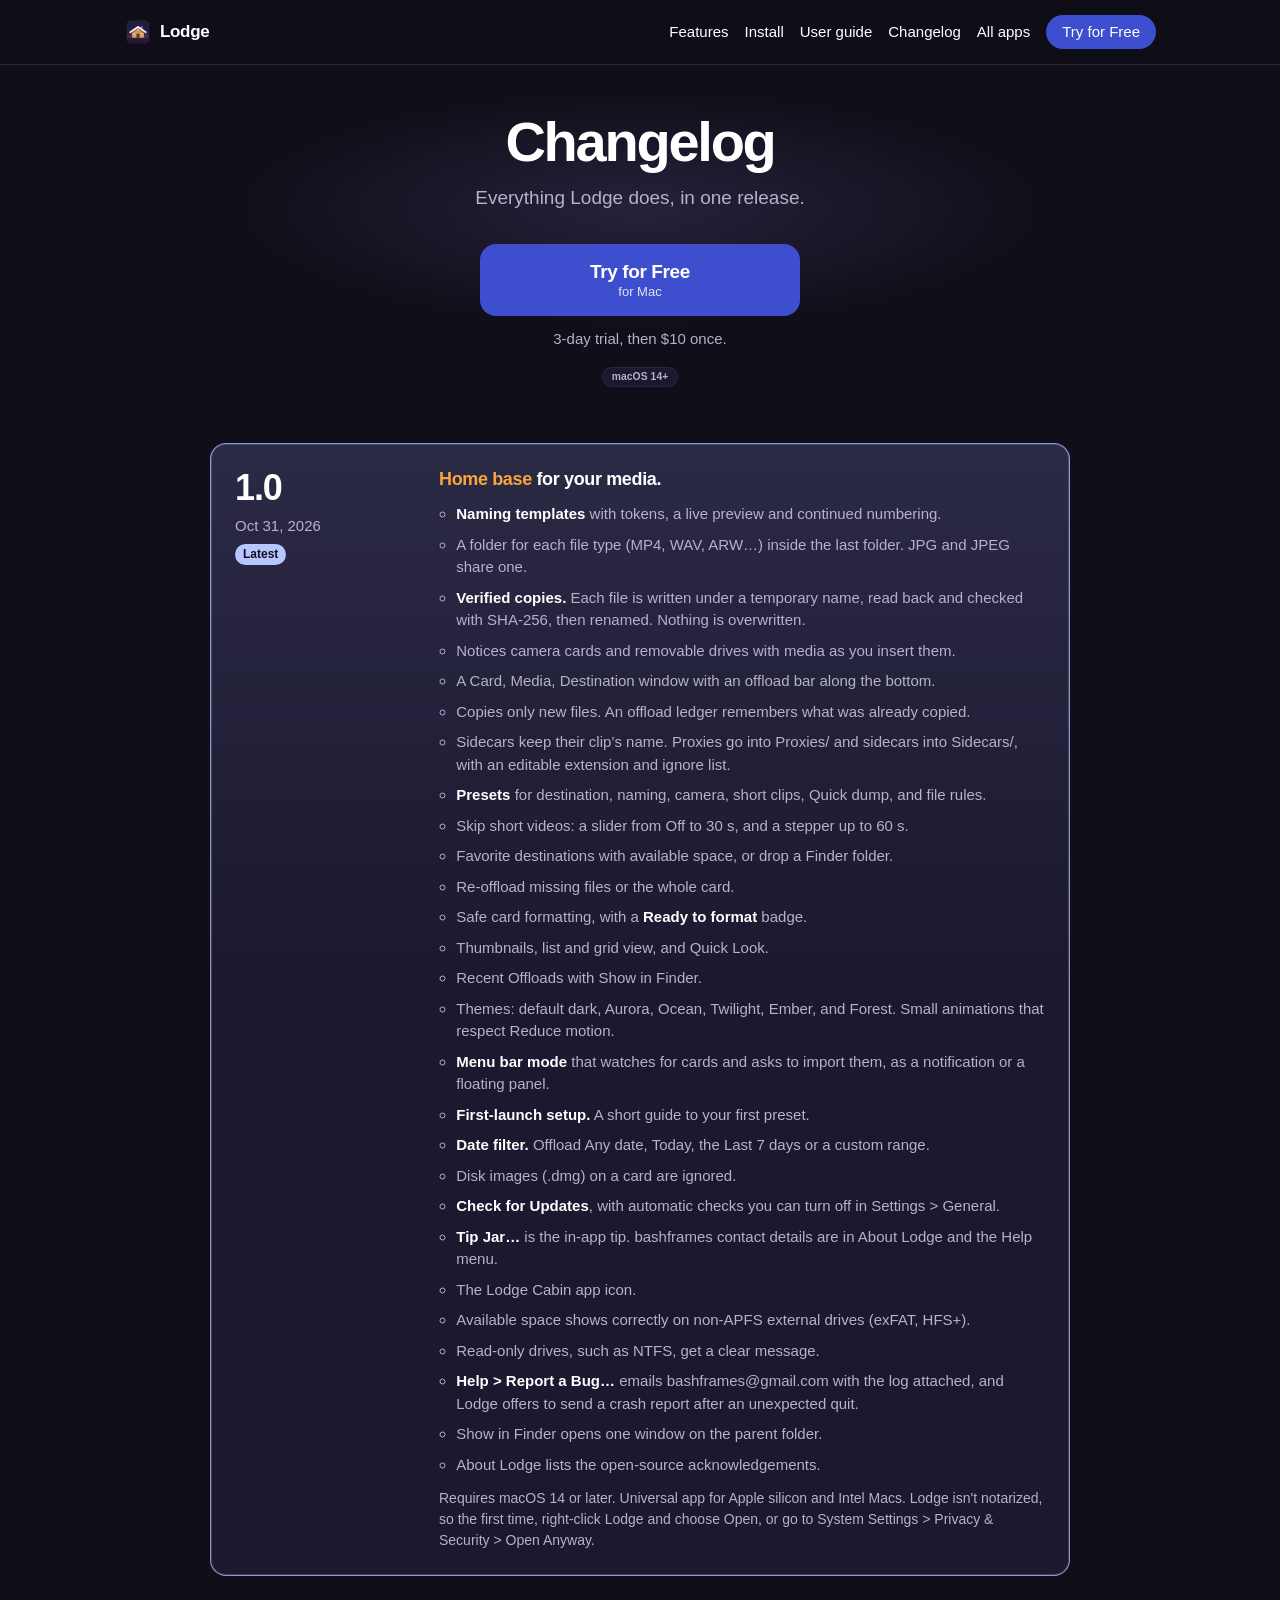
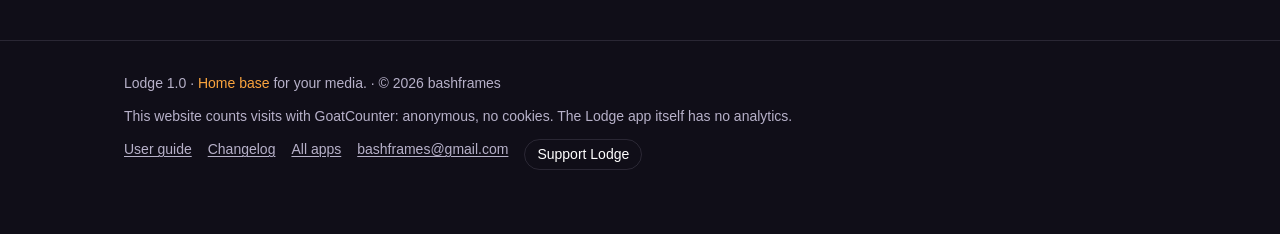
<file: docs/changelog.html>
<!DOCTYPE html>
<html lang="en">
<head>
  <meta charset="utf-8">
  <meta name="viewport" content="width=device-width, initial-scale=1">
  <title>Changelog · Lodge</title>
  <meta name="description" content="Home base for your media. Your folders, your names, every card. Everything Lodge does, in one release.">
  <meta name="author" content="bashframes">
  <meta name="theme-color" content="#100e18">
  <meta name="color-scheme" content="dark">
  <link rel="canonical" href="https://bashcrandicoot.github.io/Lodge/changelog.html">
  <link rel="icon" href="assets/favicon.ico" sizes="any">
  <link rel="icon" href="assets/favicon.png" type="image/png" sizes="32x32">
  <link rel="apple-touch-icon" href="assets/apple-touch-icon.png">

  <meta property="og:type" content="website">
  <meta property="og:site_name" content="Lodge">
  <meta property="og:url" content="https://bashcrandicoot.github.io/Lodge/changelog.html">
  <meta property="og:title" content="Changelog · Lodge">
  <meta property="og:description" content="Home base for your media. Your folders, your names, every card. Everything Lodge does, in one release.">
  <meta property="og:image" content="https://bashcrandicoot.github.io/Lodge/assets/lodge-social-preview.png?v=3">
  <meta name="twitter:card" content="summary_large_image">
  <meta name="twitter:description" content="Home base for your media. Your folders, your names, every card. Everything Lodge does, in one release.">

  <style>
    :root {
      --bg: #100e18;
      --ink: #ffffff;
      --muted: #b7b1c9;
      --accent: #b7c6ff;
      --button: #3d4fce;
      --button-hover: #4d5ed6;
      --card: #1b1830;
      --line: rgba(230, 220, 255, 0.12);
      --font: -apple-system, BlinkMacSystemFont, "SF Pro Display", "SF Pro Text", "Segoe UI", Helvetica, Arial, sans-serif;
      --mono: ui-monospace, "SF Mono", Menlo, Consolas, monospace;
      --max: 1080px;
      --space-1: 4px;
      --space-2: 8px;
      --space-3: 12px;
      --space-4: 16px;
      --space-5: 24px;
      --space-6: 32px;
      --space-7: 48px;
      --space-8: 64px;
      --h1: clamp(40px, 6vw, 56px);
      --h2: clamp(28px, 4vw, 36px);
      --h3: 18px;
      --body: 17px;
      --small: 15px;
      --radius: 16px;
    }

    * { box-sizing: border-box; }
    html { scroll-behavior: smooth; }
    body {
      margin: 0;
      background: var(--bg);
      color: var(--ink);
      font-family: var(--font);
      font-size: var(--body);
      line-height: 1.5;
      text-rendering: optimizeLegibility;
    }
    img { max-width: 100%; height: auto; }
    a { color: var(--accent); text-decoration-thickness: 1px; text-underline-offset: 0.16em; }
    .accent { color: #FAA43E; }
    a:hover { color: #d7e0ff; }
    :focus-visible {
      outline: 3px solid var(--accent);
      outline-offset: 3px;
    }
    h1, h2, h3, p, ul, ol { overflow-wrap: break-word; }

    .skip {
      position: absolute;
      left: var(--space-4);
      top: -48px;
      background: var(--button);
      color: #fff;
      padding: var(--space-2) var(--space-3);
      border-radius: 8px;
      z-index: 5;
    }
    .skip:focus { top: var(--space-3); }

    .wrap {
      width: min(var(--max), 100%);
      margin-inline: auto;
      padding-inline: var(--space-5);
    }

    .nav {
      position: sticky;
      top: 0;
      z-index: 4;
      background: rgba(16, 14, 24, 0.86);
      border-bottom: 1px solid var(--line);
      backdrop-filter: saturate(140%) blur(16px);
    }
    .nav-inner {
      display: flex;
      align-items: center;
      justify-content: space-between;
      gap: var(--space-4);
      min-height: 64px;
      padding-block: var(--space-3);
    }
    .brand {
      display: inline-flex;
      align-items: center;
      gap: var(--space-2);
      color: var(--ink);
      font-weight: 600;
      letter-spacing: -0.02em;
      text-decoration: none;
      flex: none;
    }
    .brand img { width: 28px; height: 28px; max-width: none; }
    .nav-links {
      display: flex;
      flex-wrap: wrap;
      justify-content: flex-end;
      gap: var(--space-2) var(--space-4);
      align-items: center;
      margin: 0;
      padding: 0;
    }
    .nav-links a {
      color: var(--ink);
      text-decoration: none;
      font-size: var(--small);
      line-height: 1.2;
    }
    .nav-links a:hover { color: var(--accent); }
    .nav-links .download {
      color: #fff;
      background: var(--button);
      border-radius: 980px;
      padding: var(--space-2) var(--space-4);
    }
    .nav-links .download:hover { background: var(--button-hover); color: #fff; }

    .hero {
      position: relative;
      padding-block: var(--space-7) var(--space-5);
      text-align: center;
    }
    .hero::before {
      content: "";
      position: absolute;
      left: 50%;
      top: var(--space-5);
      width: min(820px, 100%);
      height: 240px;
      transform: translateX(-50%);
      background: radial-gradient(ellipse at center, rgba(120, 100, 190, 0.22), rgba(120, 100, 190, 0) 70%);
      pointer-events: none;
    }
    .hero-inner { position: relative; }
    h1 {
      margin: 0 0 var(--space-3);
      font-size: var(--h1);
      font-weight: 650;
      letter-spacing: -0.04em;
      line-height: 1.05;
    }
    .lede {
      max-width: 38rem;
      margin: 0 auto var(--space-6);
      color: var(--muted);
      font-size: 19px;
      line-height: 1.5;
    }
    .actions {
      display: flex;
      flex-wrap: wrap;
      gap: var(--space-3);
      justify-content: center;
      align-items: center;
      margin: 0 0 var(--space-3);
    }
    a.trial {
      display: inline-flex;
      flex-direction: column;
      align-items: center;
      justify-content: center;
      gap: 2px;
      box-sizing: border-box;
      width: 320px;
      max-width: 100%;
      height: 72px;
      background: var(--button);
      color: #fff;
      text-decoration: none;
      font-family: var(--font);
      font-weight: 600;
      font-size: 19px;
      line-height: 1.15;
      letter-spacing: -0.02em;
      border-radius: var(--radius);
      border: 1px solid transparent;
      padding: 0 var(--space-4);
    }
    a.trial:hover { background: var(--button-hover); color: #fff; }
    a.trial small {
      font-size: 13px;
      font-weight: 500;
      letter-spacing: 0;
      line-height: 1.2;
      opacity: 0.85;
    }
    .button {
      display: inline-flex;
      align-items: center;
      justify-content: center;
      background: var(--button);
      color: #fff;
      text-decoration: none;
      font-weight: 600;
      line-height: 1.2;
      border-radius: 12px;
      padding: var(--space-3) var(--space-4);
      border: 1px solid transparent;
    }
    .button:hover { background: var(--button-hover); color: #fff; }
    .button.secondary {
      background: transparent;
      color: var(--ink);
      border-color: rgba(255, 255, 255, 0.28);
    }
    .button.secondary:hover { border-color: var(--accent); color: var(--ink); background: transparent; }
    .pay {
      margin: 0 0 var(--space-4);
      color: var(--muted);
      font-size: var(--small);
      line-height: 1.5;
    }
    .badges {
      display: flex;
      flex-wrap: wrap;
      gap: var(--space-2);
      justify-content: center;
      align-items: center;
      margin: 0;
    }
    .badges img { height: 20px; width: auto; max-width: none; }

    .card {
      display: flex;
      flex-direction: column;
      align-items: flex-start;
      height: 100%;
      margin: 0;
      background: var(--card);
      border: 1px solid var(--line);
      border-radius: var(--radius);
      padding: var(--space-5);
      min-width: 0;
    }
    code {
      font-family: var(--mono);
      font-size: 0.92em;
      color: #e5e5ea;
      overflow-wrap: anywhere;
    }

    section { padding-block: var(--space-6) var(--space-8); }
    .releases {
      display: grid;
      gap: var(--space-4);
      max-width: 860px;
      margin: 0 auto;
      padding: 0;
      list-style: none;
    }
    .release {
      display: grid;
      grid-template-columns: 180px minmax(0, 1fr);
      gap: var(--space-5);
      height: auto;
    }
    .release.lead {
      border-color: rgba(183, 198, 255, 0.72);
      background:
        linear-gradient(180deg, rgba(183, 198, 255, 0.1), rgba(183, 198, 255, 0) 48%),
        var(--card);
      box-shadow: inset 0 0 0 1px rgba(183, 198, 255, 0.22);
    }
    .release.will-enter { opacity: 0; transform: translateY(10px); }
    .release.is-in { animation: card-in 0.7s ease var(--stagger, 0ms) both; }
    .meta { display: flex; flex-direction: column; align-items: flex-start; gap: var(--space-2); min-width: 0; }
    .version {
      margin: 0;
      font-size: var(--h2);
      font-weight: 650;
      letter-spacing: -0.03em;
      line-height: 1.1;
    }
    .date { margin: 0; color: var(--muted); font-size: var(--small); line-height: 1.4; }
    .tag {
      display: inline-block;
      color: var(--bg);
      background: var(--accent);
      border-radius: 980px;
      padding: 2px var(--space-2);
      font-size: 12px;
      font-weight: 650;
      line-height: 1.4;
    }
    .release h3 {
      margin: 0 0 var(--space-3);
      font-size: var(--h3);
      font-weight: 650;
      letter-spacing: -0.02em;
      line-height: 1.3;
    }
    .release ul {
      margin: 0;
      padding-left: 1.15em;
      color: var(--muted);
      font-size: var(--small);
      line-height: 1.5;
    }
    .release li { margin: var(--space-2) 0; }
    .release li strong { color: var(--ink); font-weight: 600; }
    .release .note { margin: var(--space-3) 0 0; color: var(--muted); font-size: 14px; line-height: 1.5; }
    .release .gh { display: inline-block; margin-top: var(--space-4); font-size: var(--small); }
    .older {
      max-width: 860px;
      margin: var(--space-6) auto 0;
      color: var(--muted);
      font-size: 14px;
      line-height: 1.5;
      text-align: center;
    }

    footer {
      border-top: 1px solid var(--line);
      padding-block: var(--space-6) var(--space-8);
      color: var(--muted);
      font-size: 14px;
      line-height: 1.5;
    }
    footer .wrap {
      display: flex;
      flex-wrap: wrap;
      gap: var(--space-3) var(--space-5);
      justify-content: space-between;
      align-items: center;
    }
    footer p { margin: 0; }
    footer nav { display: flex; flex-wrap: wrap; gap: var(--space-2) var(--space-4); }
    footer a { color: var(--muted); }
    footer a.support {
      color: var(--ink);
      border: 1px solid var(--line);
      border-radius: 980px;
      padding: var(--space-1) var(--space-3);
      text-decoration: none;
    }
    footer a.support:hover { color: var(--accent); border-color: var(--accent); }

    @keyframes card-in {
      from { opacity: 0; transform: translateY(10px); }
      to { opacity: 1; transform: none; }
    }
    @media (max-width: 800px) {
      .release { grid-template-columns: 1fr; gap: var(--space-3); }
      .meta { flex-direction: row; flex-wrap: wrap; align-items: baseline; gap: var(--space-2) var(--space-3); }
      section { padding-block: var(--space-5) var(--space-7); }
      .hero { padding-block: var(--space-6) var(--space-4); }
    }
    @media (max-width: 480px) {
      .wrap { padding-inline: var(--space-4); }
      .card { padding: var(--space-4); }
      .nav-inner { flex-wrap: nowrap; min-height: 56px; }
      .nav-links { flex-wrap: nowrap; gap: var(--space-2) var(--space-3); }
      .nav-links a { white-space: nowrap; }
      .nav-links .download { padding-inline: var(--space-3); }
      .nav-links a:not(.download):not(.guide):not(.apps) { display: none; }
    }
    @media (prefers-reduced-motion: reduce) {
      html { scroll-behavior: auto; }
      .release, .release.will-enter, .release.is-in { animation: none; opacity: 1; transform: none; }
    }
  </style>
</head>
<body id="top">
  <a class="skip" href="#main">Skip to content</a>
  <header class="nav">
    <div class="wrap nav-inner">
      <a class="brand" href="./">
        <img src="assets/app-icon/lodge-cabin-small.svg" width="28" height="28" alt="">
        Lodge
      </a>
      <nav class="nav-links" aria-label="Primary">
        <a href="index.html#features">Features</a>
        <a href="index.html#install">Install</a>
        <a class="guide" href="user-guide.html">User guide</a>
        <a href="changelog.html" aria-current="page">Changelog</a>
        <a class="apps" href="https://bashfra.me/apps/">All apps</a>
        <a class="download" href="https://dl.bashfra.me/lodge/Lodge-1.0.dmg" data-goatcounter-click="lodge-dmg-download" data-goatcounter-title="Lodge DMG download">Try for Free</a>
      </nav>
    </div>
  </header>

  <main id="main">
    <div class="hero">
      <div class="hero-inner wrap">
        <h1>Changelog</h1>
        <p class="lede">Everything Lodge does, in one release.</p>
        <div class="actions">
          <a class="trial" href="https://dl.bashfra.me/lodge/Lodge-1.0.dmg" data-goatcounter-click="lodge-dmg-download" data-goatcounter-title="Lodge DMG download"><span>Try for Free</span><small>for Mac</small></a>
        </div>
        <p class="pay">3-day trial, then $10 once.</p>
        <p class="badges">
          <img alt="macOS 14 or later" src="assets/macos-14-badge.svg" width="92" height="24">
        </p>
      </div>
    </div>

    <section aria-label="Releases">
      <div class="wrap">
      <ol class="releases">
        <li class="card release lead" id="v1-0">
          <div class="meta">
            <h2 class="version">1.0</h2>
            <p class="date"><time>Oct 31, 2026</time></p>
            <span class="tag">Latest</span>
          </div>
          <div>
            <h3><span class="accent">Home base</span> for your media.</h3>
            <ul>
              <li><strong>Naming templates</strong> with tokens, a live preview and continued numbering.</li>
              <li>A folder for each file type (MP4, WAV, ARW…) inside the last folder. JPG and JPEG share one.</li>
              <li><strong>Verified copies.</strong> Each file is written under a temporary name, read back and checked with SHA-256, then renamed. Nothing is overwritten.</li>
              <li>Notices camera cards and removable drives with media as you insert them.</li>
              <li>A Card, Media, Destination window with an offload bar along the bottom.</li>
              <li>Copies only new files. An offload ledger remembers what was already copied.</li>
              <li>Sidecars keep their clip’s name. Proxies go into Proxies/ and sidecars into Sidecars/, with an editable extension and ignore list.</li>
              <li><strong>Presets</strong> for destination, naming, camera, short clips, Quick dump, and file rules.</li>
              <li>Skip short videos: a slider from Off to 30 s, and a stepper up to 60 s.</li>
              <li>Favorite destinations with available space, or drop a Finder folder.</li>
              <li>Re-offload missing files or the whole card.</li>
              <li>Safe card formatting, with a <strong>Ready to format</strong> badge.</li>
              <li>Thumbnails, list and grid view, and Quick Look.</li>
              <li>Recent Offloads with Show in Finder.</li>
              <li>Themes: default dark, Aurora, Ocean, Twilight, Ember, and Forest. Small animations that respect Reduce motion.</li>
              <li><strong>Menu bar mode</strong> that watches for cards and asks to import them, as a notification or a floating panel.</li>
              <li><strong>First-launch setup.</strong> A short guide to your first preset.</li>
              <li><strong>Date filter.</strong> Offload Any date, Today, the Last 7 days or a custom range.</li>
              <li>Disk images (.dmg) on a card are ignored.</li>
              <li><strong>Check for Updates</strong>, with automatic checks you can turn off in Settings &gt; General.</li>
              <li><strong>Tip Jar…</strong> is the in-app tip. bashframes contact details are in About Lodge and the Help menu.</li>
              <li>The Lodge Cabin app icon.</li>
              <li>Available space shows correctly on non-APFS external drives (exFAT, HFS+).</li>
              <li>Read-only drives, such as NTFS, get a clear message.</li>
              <li><strong>Help &gt; Report a Bug…</strong> emails bashframes@gmail.com with the log attached, and Lodge offers to send a crash report after an unexpected quit.</li>
              <li>Show in Finder opens one window on the parent folder.</li>
              <li>About Lodge lists the open-source acknowledgements.</li>
            </ul>
            <p class="note">Requires macOS 14 or later. Universal app for Apple silicon and Intel Macs. Lodge isn't notarized, so the first time, right-click Lodge and choose Open, or go to System Settings &gt; Privacy &amp; Security &gt; Open Anyway.</p>
          </div>
        </li>
      </ol>
      </div>
    </section>
  </main>

  <footer>
    <div class="wrap">
      <p>Lodge 1.0 · <span class="accent">Home base</span> for your media. · © 2026 bashframes</p>
      <p class="analytics-note">This website counts visits with GoatCounter: anonymous, no cookies. The Lodge app itself has no analytics.</p>
      <nav aria-label="Footer">
        <a class="guide" href="user-guide.html">User guide</a>
        <a href="changelog.html" aria-current="page">Changelog</a>
        <a href="https://bashfra.me/apps/">All apps</a>
        <a href="mailto:bashframes@gmail.com">bashframes@gmail.com</a>
        <a class="support" href="https://ko-fi.com/bashframes">Support Lodge</a>
      </nav>
    </div>
  </footer>
  <script>
    (function () {
      if (window.matchMedia("(prefers-reduced-motion: reduce)").matches) return;
      if (!("IntersectionObserver" in window)) return;
      var items = document.querySelectorAll(".release");
      if (!items.length) return;
      var observer = new IntersectionObserver(function (entries) {
        entries.forEach(function (entry) {
          if (!entry.isIntersecting) return;
          entry.target.classList.add("is-in");
          observer.unobserve(entry.target);
        });
      }, { threshold: 0.15 });
      Array.prototype.forEach.call(items, function (item, index) {
        item.style.setProperty("--stagger", (Math.min(index, 2) * 80) + "ms");
        item.classList.add("will-enter");
        observer.observe(item);
      });
    })();
  </script>
<script data-goatcounter="https://bashframes.goatcounter.com/count"
        async src="//gc.zgo.at/count.js"></script>
</body>
</html>
</file>
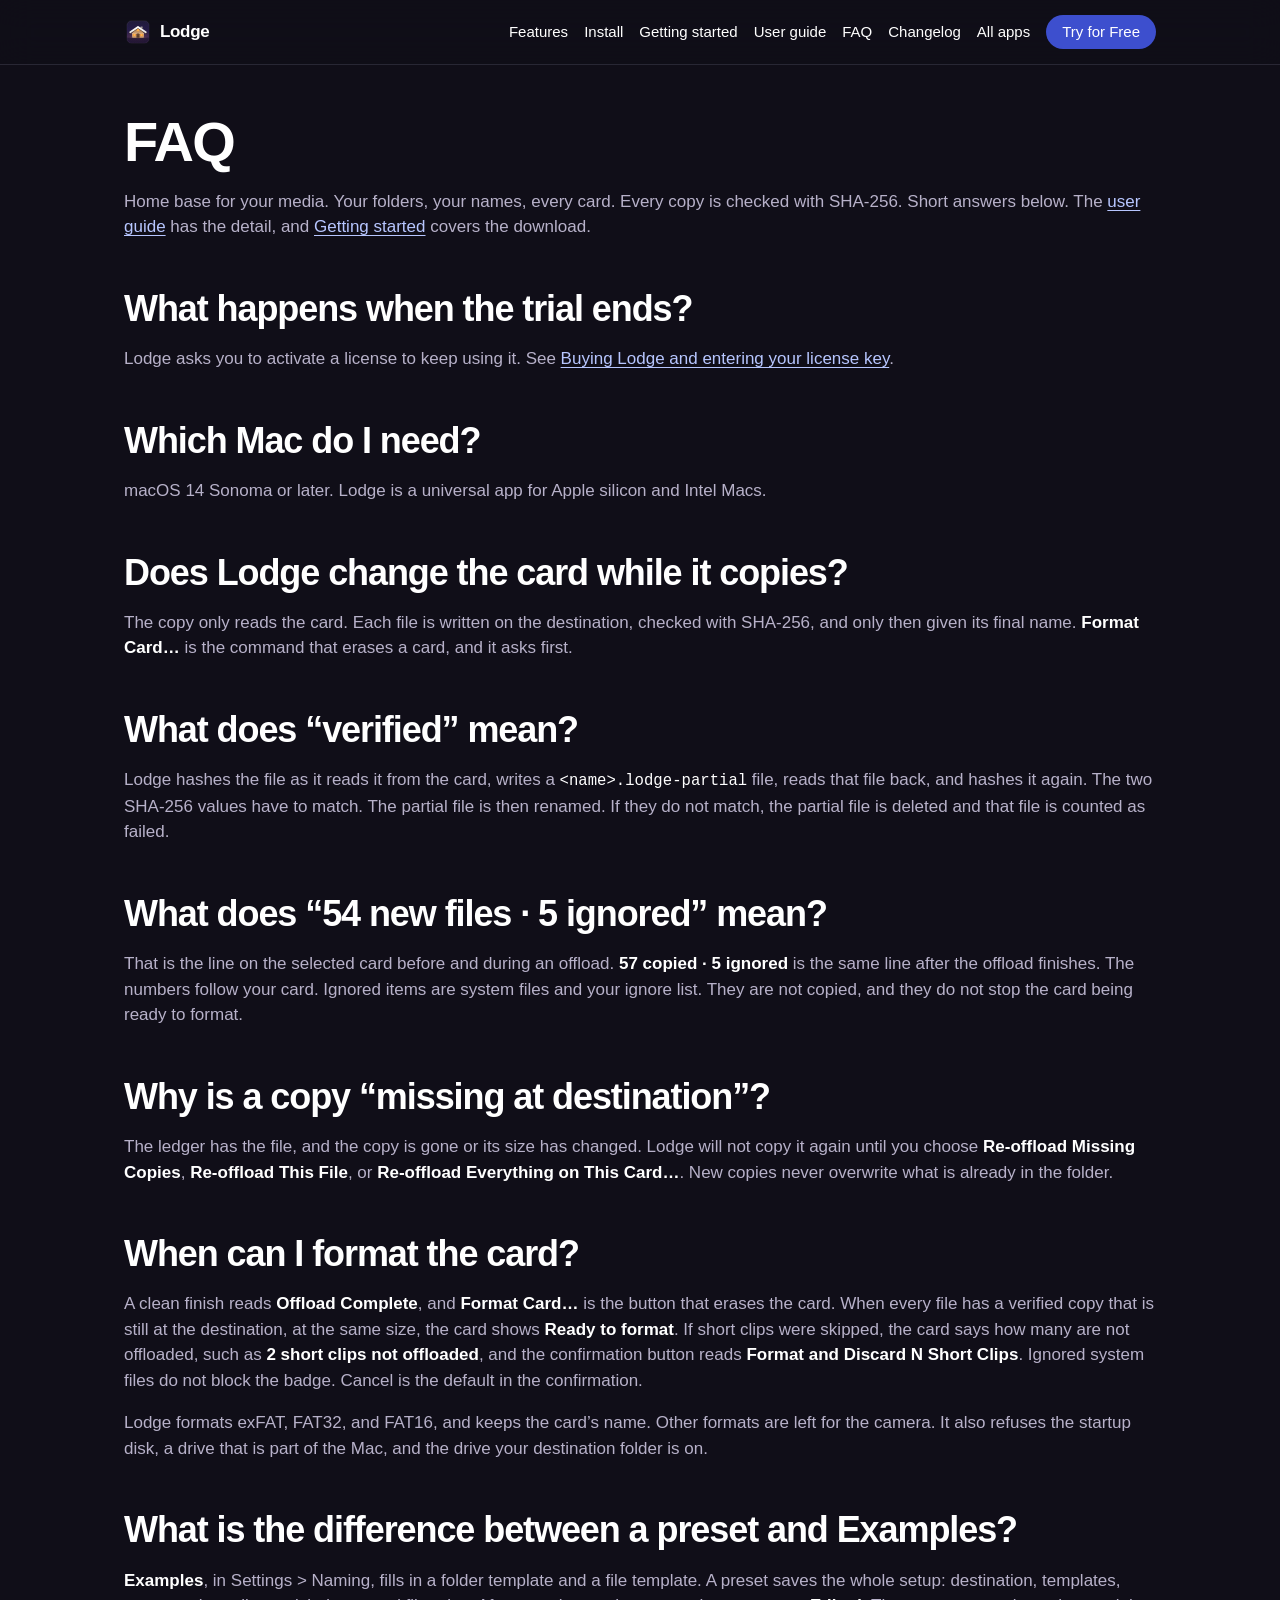
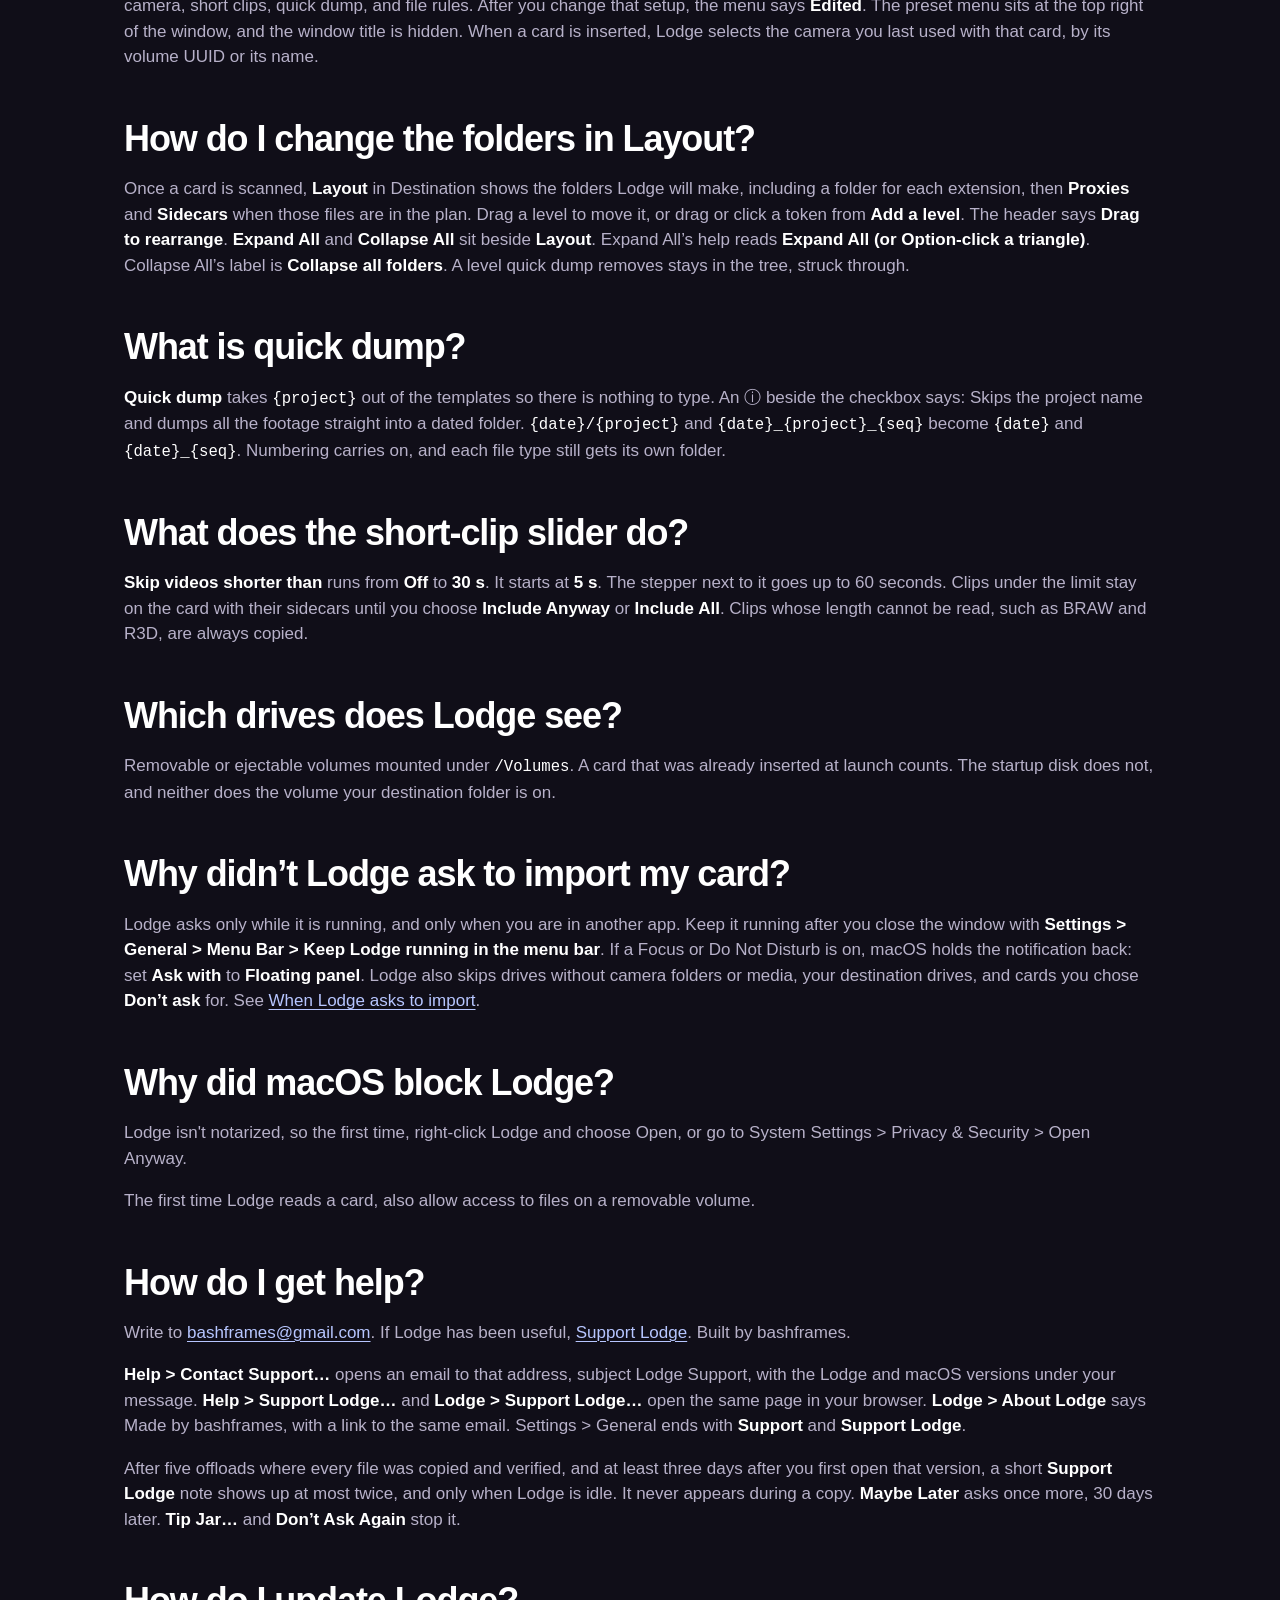
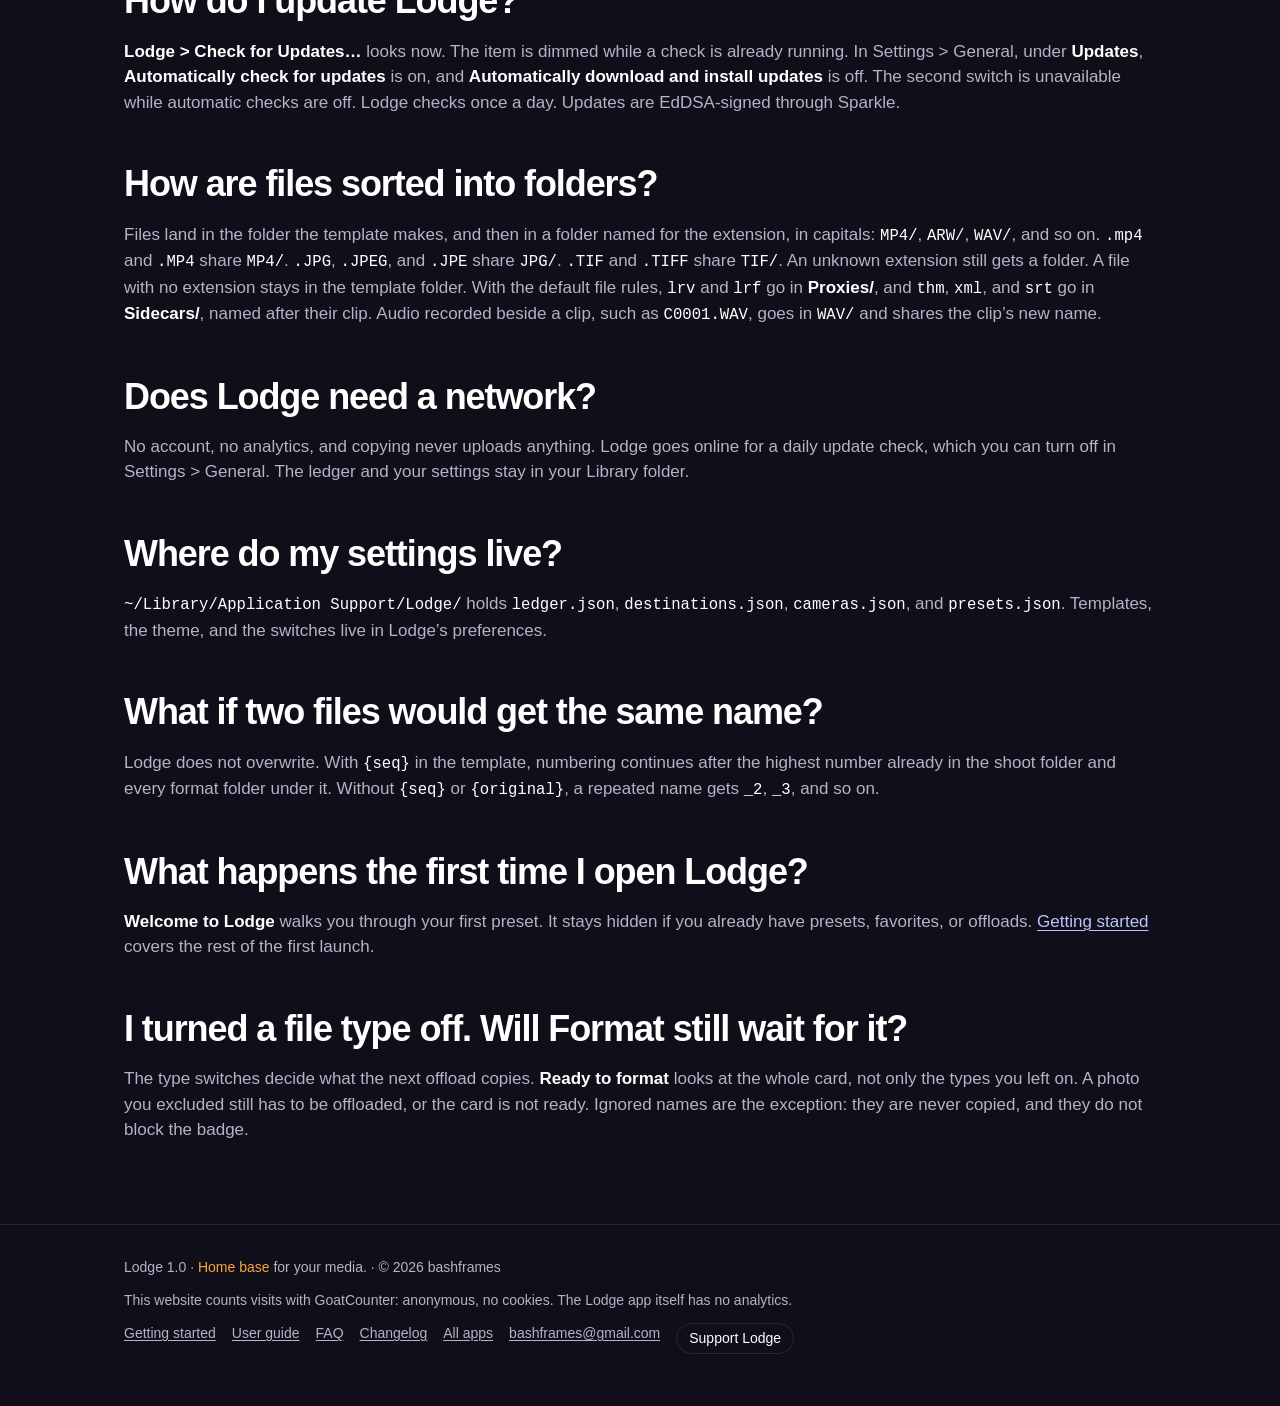
<file: docs/faq.html>
<!DOCTYPE html>
<html lang="en">
<head>
  <meta charset="utf-8">
  <meta name="viewport" content="width=device-width, initial-scale=1">
  <title>FAQ — Lodge</title>
  <meta name="description" content="Home base for your media. Your folders, your names, every card.">
  <meta name="author" content="bashframes">
  <meta name="theme-color" content="#100e18">
  <meta name="color-scheme" content="dark">
  <link rel="icon" href="assets/favicon.ico" sizes="any">
  <link rel="icon" href="assets/favicon.png" type="image/png" sizes="32x32">
  <link rel="stylesheet" href="assets/site.css">
</head>
<body>

  <a class="skip" href="#main">Skip to content</a>
  <header class="nav">
    <div class="wrap nav-inner">
      <a class="brand" href="index.html">
        <img src="assets/app-icon/lodge-cabin-small.svg" width="28" height="28" alt="">
        Lodge
      </a>
      <nav class="nav-links" aria-label="Primary">
        <a href="index.html#features">Features</a>
        <a href="index.html#install">Install</a>
        <a href="getting-started.html">Getting started</a>
        <a class="guide" href="user-guide.html">User guide</a>
        <a href="faq.html">FAQ</a>
        <a href="changelog.html">Changelog</a>
        <a class="apps" href="https://bashfra.me/apps/">All apps</a>
        <a class="download" href="https://dl.bashfra.me/lodge/Lodge-1.0.dmg" data-goatcounter-click="lodge-dmg-download" data-goatcounter-title="Lodge DMG download">Try for Free</a>
      </nav>
    </div>
  </header>

  <main id="main">
    <article class="wrap prose">
<h1 id="faq">FAQ</h1>
<p>Home base for your media. Your folders, your names, every card. Every copy is checked with SHA-256. Short answers below. The <a href="user-guide.html">user guide</a> has the detail, and <a href="getting-started.html">Getting started</a> covers the download.</p>
<h2 id="what-happens-when-the-trial-ends">What happens when the trial ends?</h2>
<p>Lodge asks you to activate a license to keep using it. See <a href="user-guide.html#buying-lodge-and-entering-your-license-key">Buying Lodge and entering your license key</a>.</p>
<h2 id="which-mac-do-i-need">Which Mac do I need?</h2>
<p>macOS 14 Sonoma or later. Lodge is a universal app for Apple silicon and Intel Macs.</p>
<h2 id="does-lodge-change-the-card-while-it-copies">Does Lodge change the card while it copies?</h2>
<p>The copy only reads the card. Each file is written on the destination, checked with SHA-256, and only then given its final name. <strong>Format Card…</strong> is the command that erases a card, and it asks first.</p>
<h2 id="what-does-verified-mean">What does “verified” mean?</h2>
<p>Lodge hashes the file as it reads it from the card, writes a <code>&lt;name&gt;.lodge-partial</code> file, reads that file back, and hashes it again. The two SHA-256 values have to match. The partial file is then renamed. If they do not match, the partial file is deleted and that file is counted as failed.</p>
<h2 id="what-does-54-new-files-5-ignored-mean">What does “54 new files · 5 ignored” mean?</h2>
<p>That is the line on the selected card before and during an offload. <strong>57 copied · 5 ignored</strong> is the same line after the offload finishes. The numbers follow your card. Ignored items are system files and your ignore list. They are not copied, and they do not stop the card being ready to format.</p>
<h2 id="why-is-a-copy-missing-at-destination">Why is a copy “missing at destination”?</h2>
<p>The ledger has the file, and the copy is gone or its size has changed. Lodge will not copy it again until you choose <strong>Re-offload Missing Copies</strong>, <strong>Re-offload This File</strong>, or <strong>Re-offload Everything on This Card…</strong>. New copies never overwrite what is already in the folder.</p>
<h2 id="when-can-i-format-the-card">When can I format the card?</h2>
<p>A clean finish reads <strong>Offload Complete</strong>, and <strong>Format Card…</strong> is the button that erases the card. When every file has a verified copy that is still at the destination, at the same size, the card shows <strong>Ready to format</strong>. If short clips were skipped, the card says how many are not offloaded, such as <strong>2 short clips not offloaded</strong>, and the confirmation button reads <strong>Format and Discard N Short Clips</strong>. Ignored system files do not block the badge. Cancel is the default in the confirmation.</p>
<p>Lodge formats exFAT, FAT32, and FAT16, and keeps the card’s name. Other formats are left for the camera. It also refuses the startup disk, a drive that is part of the Mac, and the drive your destination folder is on.</p>
<h2 id="what-is-the-difference-between-a-preset-and-examples">What is the difference between a preset and Examples?</h2>
<p><strong>Examples</strong>, in Settings &gt; Naming, fills in a folder template and a file template. A preset saves the whole setup: destination, templates, camera, short clips, quick dump, and file rules. After you change that setup, the menu says <strong>Edited</strong>. The preset menu sits at the top right of the window, and the window title is hidden. When a card is inserted, Lodge selects the camera you last used with that card, by its volume UUID or its name.</p>
<h2 id="how-do-i-change-the-folders-in-layout">How do I change the folders in Layout?</h2>
<p>Once a card is scanned, <strong>Layout</strong> in Destination shows the folders Lodge will make, including a folder for each extension, then <strong>Proxies</strong> and <strong>Sidecars</strong> when those files are in the plan. Drag a level to move it, or drag or click a token from <strong>Add a level</strong>. The header says <strong>Drag to rearrange</strong>. <strong>Expand All</strong> and <strong>Collapse All</strong> sit beside <strong>Layout</strong>. Expand All’s help reads <strong>Expand All (or Option-click a triangle)</strong>. Collapse All’s label is <strong>Collapse all folders</strong>. A level quick dump removes stays in the tree, struck through.</p>
<h2 id="what-is-quick-dump">What is quick dump?</h2>
<p><strong>Quick dump</strong> takes <code>{project}</code> out of the templates so there is nothing to type. An ⓘ beside the checkbox says: Skips the project name and dumps all the footage straight into a dated folder. <code>{date}/{project}</code> and <code>{date}_{project}_{seq}</code> become <code>{date}</code> and <code>{date}_{seq}</code>. Numbering carries on, and each file type still gets its own folder.</p>
<h2 id="what-does-the-short-clip-slider-do">What does the short-clip slider do?</h2>
<p><strong>Skip videos shorter than</strong> runs from <strong>Off</strong> to <strong>30 s</strong>. It starts at <strong>5 s</strong>. The stepper next to it goes up to 60 seconds. Clips under the limit stay on the card with their sidecars until you choose <strong>Include Anyway</strong> or <strong>Include All</strong>. Clips whose length cannot be read, such as BRAW and R3D, are always copied.</p>
<h2 id="which-drives-does-lodge-see">Which drives does Lodge see?</h2>
<p>Removable or ejectable volumes mounted under <code>/Volumes</code>. A card that was already inserted at launch counts. The startup disk does not, and neither does the volume your destination folder is on.</p>
<h2 id="why-didnt-lodge-ask-to-import-my-card">Why didn’t Lodge ask to import my card?</h2>
<p>Lodge asks only while it is running, and only when you are in another app. Keep it running after you close the window with <strong>Settings &gt; General &gt; Menu Bar &gt; Keep Lodge running in the menu bar</strong>. If a Focus or Do Not Disturb is on, macOS holds the notification back: set <strong>Ask with</strong> to <strong>Floating panel</strong>. Lodge also skips drives without camera folders or media, your destination drives, and cards you chose <strong>Don’t ask</strong> for. See <a href="user-guide.html#when-lodge-asks-to-import">When Lodge asks to import</a>.</p>
<h2 id="why-did-macos-block-lodge">Why did macOS block Lodge?</h2>
<p>Lodge isn't notarized, so the first time, right-click Lodge and choose Open, or go to System Settings &gt; Privacy &amp; Security &gt; Open Anyway.</p>
<p>The first time Lodge reads a card, also allow access to files on a removable volume.</p>
<h2 id="how-do-i-get-help">How do I get help?</h2>
<p>Write to <a href="mailto:bashframes@gmail.com">bashframes@gmail.com</a>. If Lodge has been useful, <a href="https://ko-fi.com/bashframes">Support Lodge</a>. Built by bashframes.</p>
<p><strong>Help &gt; Contact Support…</strong> opens an email to that address, subject Lodge Support, with the Lodge and macOS versions under your message. <strong>Help &gt; Support Lodge…</strong> and <strong>Lodge &gt; Support Lodge…</strong> open the same page in your browser. <strong>Lodge &gt; About Lodge</strong> says Made by bashframes, with a link to the same email. Settings &gt; General ends with <strong>Support</strong> and <strong>Support Lodge</strong>.</p>
<p>After five offloads where every file was copied and verified, and at least three days after you first open that version, a short <strong>Support Lodge</strong> note shows up at most twice, and only when Lodge is idle. It never appears during a copy. <strong>Maybe Later</strong> asks once more, 30 days later. <strong>Tip Jar…</strong> and <strong>Don’t Ask Again</strong> stop it.</p>
<h2 id="how-do-i-update-lodge">How do I update Lodge?</h2>
<p><strong>Lodge &gt; Check for Updates…</strong> looks now. The item is dimmed while a check is already running. In Settings &gt; General, under <strong>Updates</strong>, <strong>Automatically check for updates</strong> is on, and <strong>Automatically download and install updates</strong> is off. The second switch is unavailable while automatic checks are off. Lodge checks once a day. Updates are EdDSA-signed through Sparkle.</p>
<h2 id="how-are-files-sorted-into-folders">How are files sorted into folders?</h2>
<p>Files land in the folder the template makes, and then in a folder named for the extension, in capitals: <code>MP4/</code>, <code>ARW/</code>, <code>WAV/</code>, and so on. <code>.mp4</code> and <code>.MP4</code> share <code>MP4/</code>. <code>.JPG</code>, <code>.JPEG</code>, and <code>.JPE</code> share <code>JPG/</code>. <code>.TIF</code> and <code>.TIFF</code> share <code>TIF/</code>. An unknown extension still gets a folder. A file with no extension stays in the template folder. With the default file rules, <code>lrv</code> and <code>lrf</code> go in <strong>Proxies/</strong>, and <code>thm</code>, <code>xml</code>, and <code>srt</code> go in <strong>Sidecars/</strong>, named after their clip. Audio recorded beside a clip, such as <code>C0001.WAV</code>, goes in <code>WAV/</code> and shares the clip’s new name.</p>
<h2 id="does-lodge-need-a-network">Does Lodge need a network?</h2>
<p>No account, no analytics, and copying never uploads anything. Lodge goes online for a daily update check, which you can turn off in Settings &gt; General. The ledger and your settings stay in your Library folder.</p>
<h2 id="where-do-my-settings-live">Where do my settings live?</h2>
<p><code>~/Library/Application Support/Lodge/</code> holds <code>ledger.json</code>, <code>destinations.json</code>, <code>cameras.json</code>, and <code>presets.json</code>. Templates, the theme, and the switches live in Lodge’s preferences.</p>
<h2 id="what-if-two-files-would-get-the-same-name">What if two files would get the same name?</h2>
<p>Lodge does not overwrite. With <code>{seq}</code> in the template, numbering continues after the highest number already in the shoot folder and every format folder under it. Without <code>{seq}</code> or <code>{original}</code>, a repeated name gets <code>_2</code>, <code>_3</code>, and so on.</p>
<h2 id="what-happens-the-first-time-i-open-lodge">What happens the first time I open Lodge?</h2>
<p><strong>Welcome to Lodge</strong> walks you through your first preset. It stays hidden if you already have presets, favorites, or offloads. <a href="getting-started.html">Getting started</a> covers the rest of the first launch.</p>
<h2 id="i-turned-a-file-type-off-will-format-still-wait-for-it">I turned a file type off. Will Format still wait for it?</h2>
<p>The type switches decide what the next offload copies. <strong>Ready to format</strong> looks at the whole card, not only the types you left on. A photo you excluded still has to be offloaded, or the card is not ready. Ignored names are the exception: they are never copied, and they do not block the badge.</p>
    </article>
  </main>

  <footer>
    <div class="wrap">
      <p>Lodge 1.0 · <span class="accent">Home base</span> for your media. · © 2026 bashframes</p>
      <p class="analytics-note">This website counts visits with GoatCounter: anonymous, no cookies. The Lodge app itself has no analytics.</p>
      <nav aria-label="Footer">
        <a href="getting-started.html">Getting started</a>
        <a class="guide" href="user-guide.html">User guide</a>
        <a href="faq.html">FAQ</a>
        <a href="changelog.html">Changelog</a>
        <a href="https://bashfra.me/apps/">All apps</a>
        <a href="mailto:bashframes@gmail.com">bashframes@gmail.com</a>
        <a class="support" href="https://ko-fi.com/bashframes">Support Lodge</a>
      </nav>
    </div>
  </footer>
  <script data-goatcounter="https://bashframes.goatcounter.com/count" async src="//gc.zgo.at/count.js"></script>

</body>
</html>
</file>
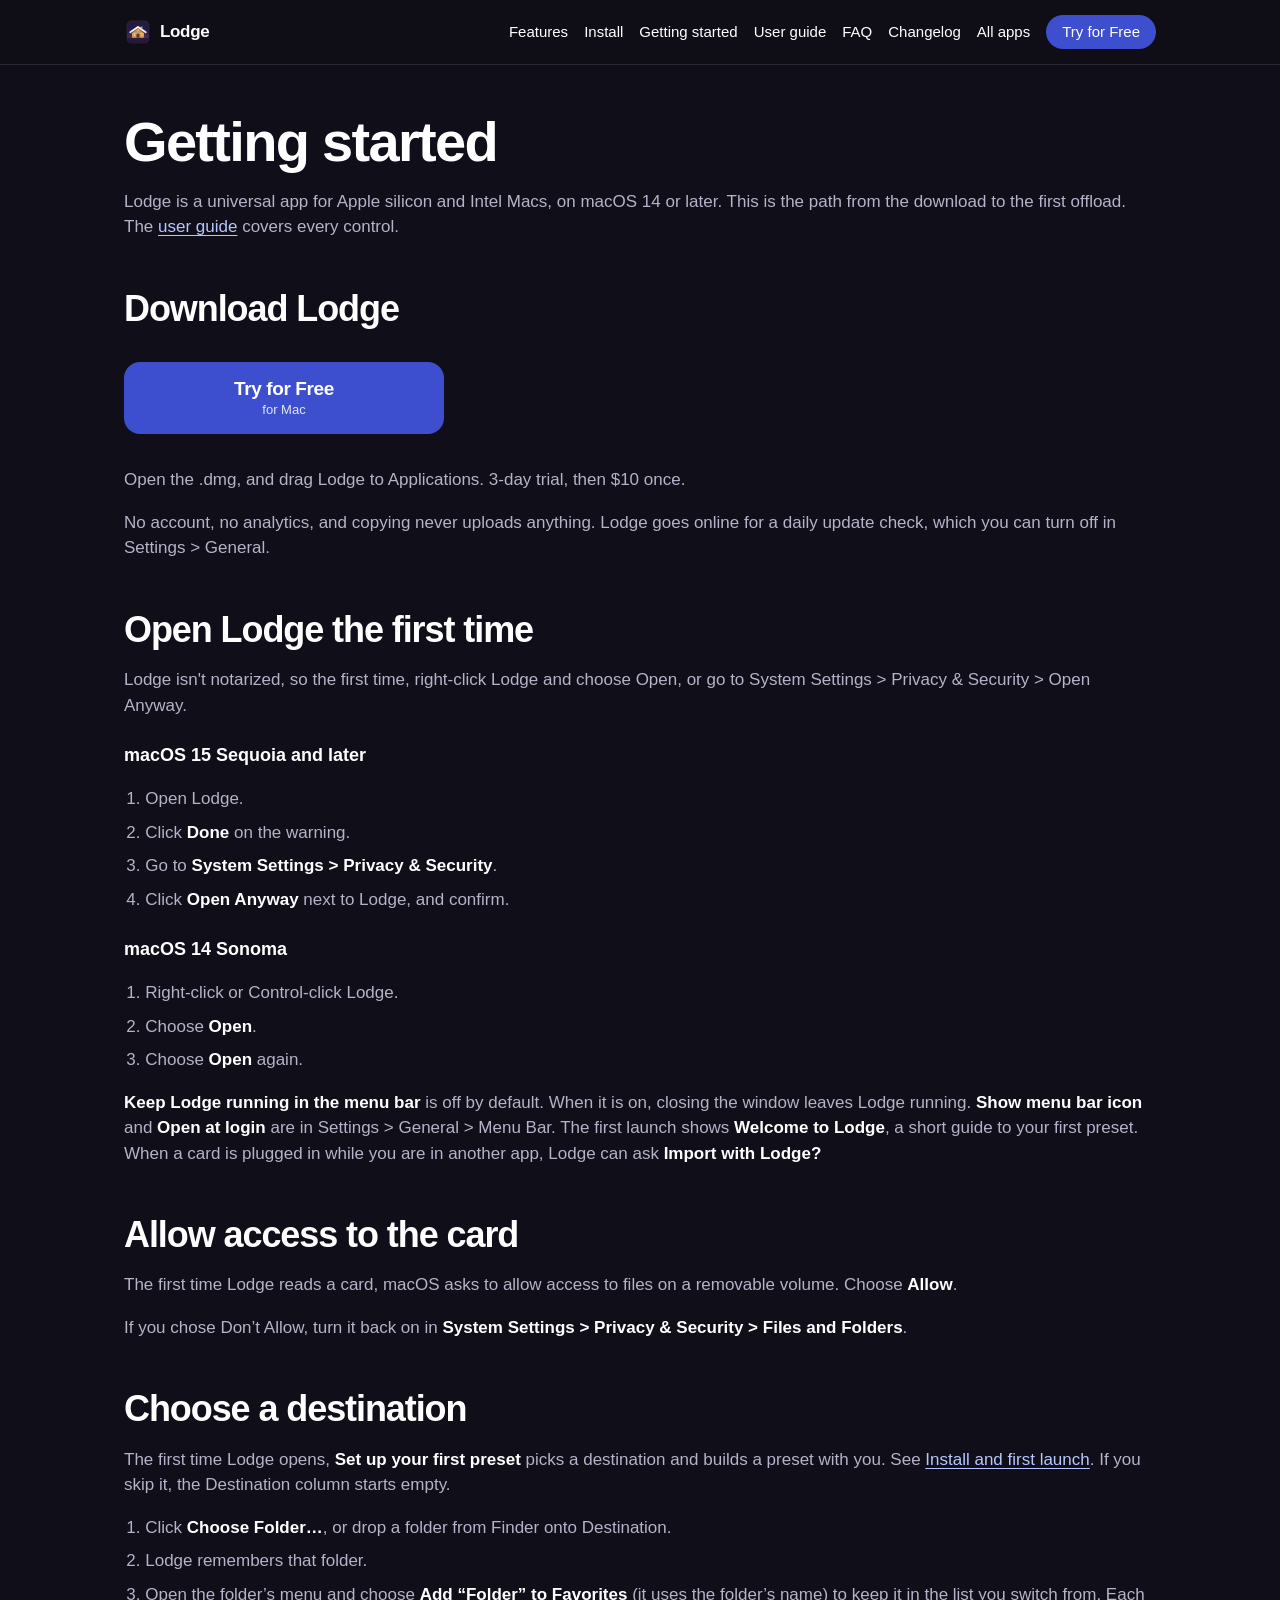
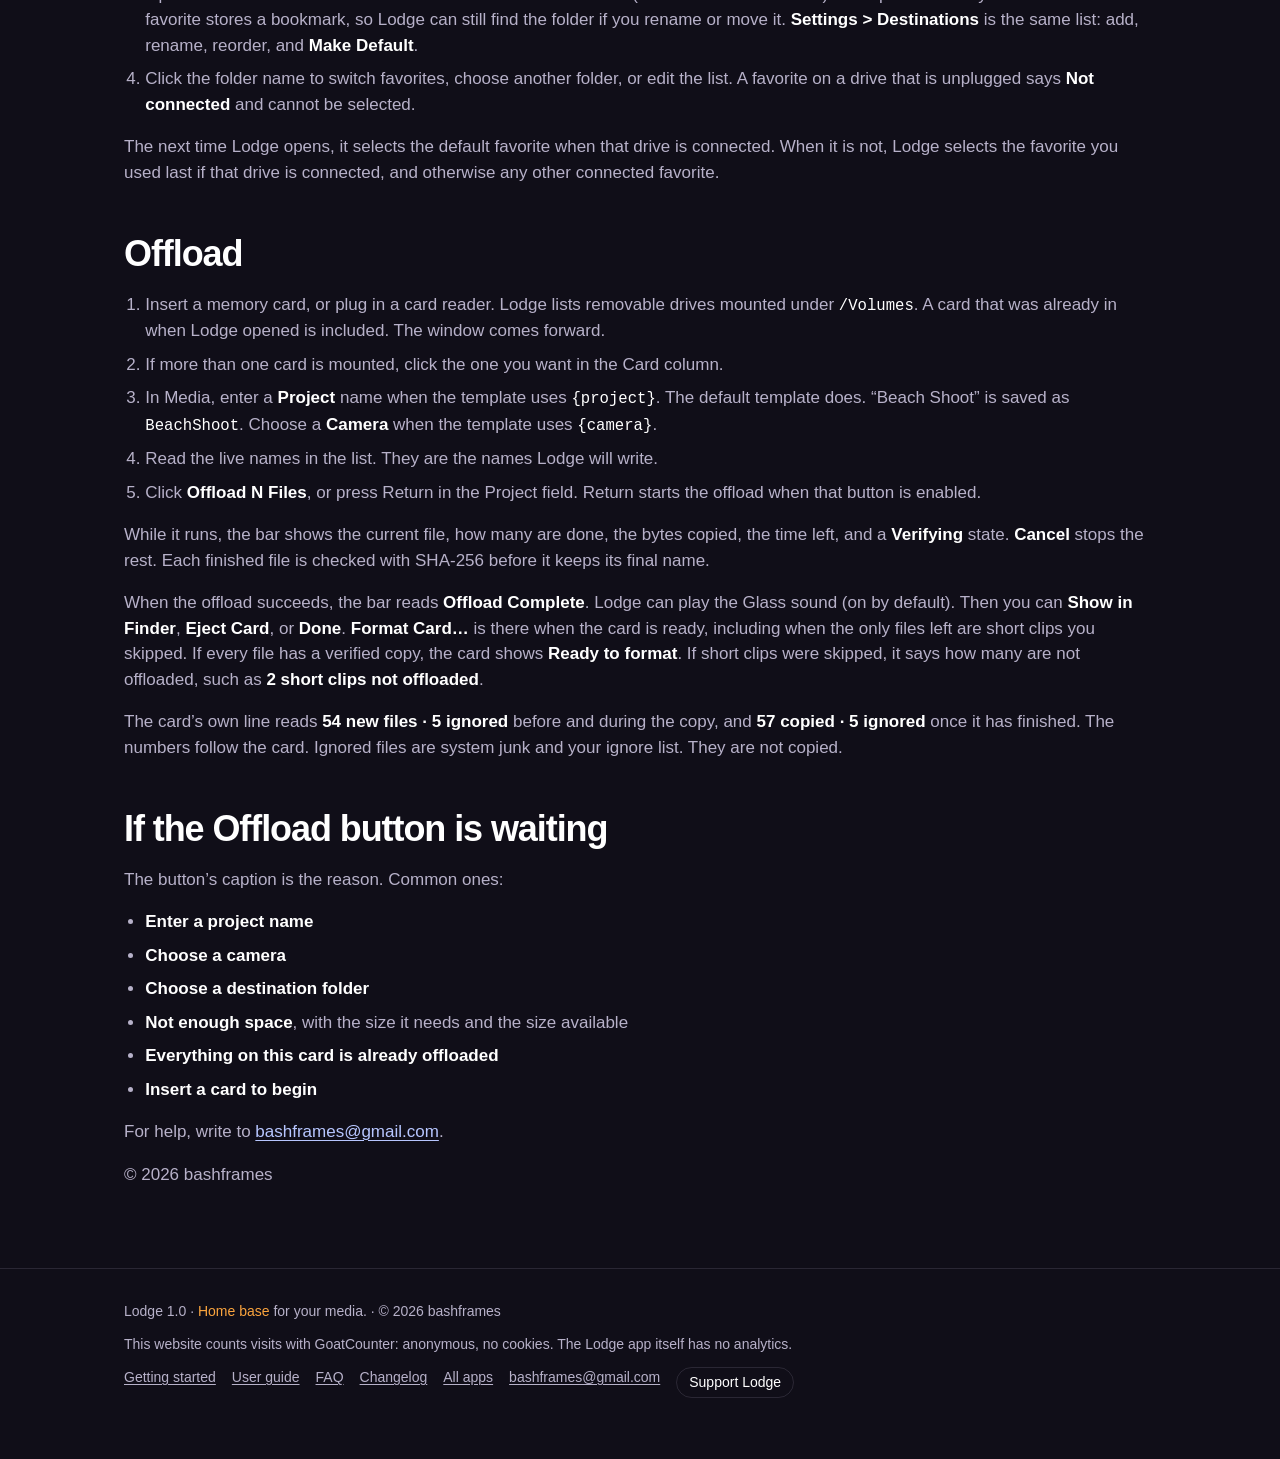
<file: docs/getting-started.html>
<!DOCTYPE html>
<html lang="en">
<head>
  <meta charset="utf-8">
  <meta name="viewport" content="width=device-width, initial-scale=1">
  <title>Getting started — Lodge</title>
  <meta name="description" content="Home base for your media. Your folders, your names, every card.">
  <meta name="author" content="bashframes">
  <meta name="theme-color" content="#100e18">
  <meta name="color-scheme" content="dark">
  <link rel="icon" href="assets/favicon.ico" sizes="any">
  <link rel="icon" href="assets/favicon.png" type="image/png" sizes="32x32">
  <link rel="stylesheet" href="assets/site.css">
</head>
<body>

  <a class="skip" href="#main">Skip to content</a>
  <header class="nav">
    <div class="wrap nav-inner">
      <a class="brand" href="index.html">
        <img src="assets/app-icon/lodge-cabin-small.svg" width="28" height="28" alt="">
        Lodge
      </a>
      <nav class="nav-links" aria-label="Primary">
        <a href="index.html#features">Features</a>
        <a href="index.html#install">Install</a>
        <a href="getting-started.html">Getting started</a>
        <a class="guide" href="user-guide.html">User guide</a>
        <a href="faq.html">FAQ</a>
        <a href="changelog.html">Changelog</a>
        <a class="apps" href="https://bashfra.me/apps/">All apps</a>
        <a class="download" href="https://dl.bashfra.me/lodge/Lodge-1.0.dmg" data-goatcounter-click="lodge-dmg-download" data-goatcounter-title="Lodge DMG download">Try for Free</a>
      </nav>
    </div>
  </header>

  <main id="main">
    <article class="wrap prose">
<h1 id="getting-started">Getting started</h1>
<p>Lodge is a universal app for Apple silicon and Intel Macs, on macOS 14 or later. This is the path from the download to the first offload. The <a href="user-guide.html">user guide</a> covers every control.</p>
<h2 id="download-lodge">Download Lodge</h2>
<p><a class="trial" href="https://dl.bashfra.me/lodge/Lodge-1.0.dmg" data-goatcounter-click="lodge-dmg-download" data-goatcounter-title="Lodge DMG download"><span>Try for Free</span><small>for Mac</small></a></p>
<p>Open the .dmg, and drag Lodge to Applications. 3-day trial, then $10 once.</p>
<p>No account, no analytics, and copying never uploads anything. Lodge goes online for a daily update check, which you can turn off in Settings &gt; General.</p>
<h2 id="open-lodge-the-first-time">Open Lodge the first time</h2>
<p>Lodge isn't notarized, so the first time, right-click Lodge and choose Open, or go to System Settings &gt; Privacy &amp; Security &gt; Open Anyway.</p>
<h3 id="macos-15-sequoia-and-later">macOS 15 Sequoia and later</h3>
<ol>
<li>Open Lodge.</li>
<li>Click <strong>Done</strong> on the warning.</li>
<li>Go to <strong>System Settings &gt; Privacy &amp; Security</strong>.</li>
<li>Click <strong>Open Anyway</strong> next to Lodge, and confirm.</li>
</ol>
<h3 id="macos-14-sonoma">macOS 14 Sonoma</h3>
<ol>
<li>Right-click or Control-click Lodge.</li>
<li>Choose <strong>Open</strong>.</li>
<li>Choose <strong>Open</strong> again.</li>
</ol>
<p><strong>Keep Lodge running in the menu bar</strong> is off by default. When it is on, closing the window leaves Lodge running. <strong>Show menu bar icon</strong> and <strong>Open at login</strong> are in Settings &gt; General &gt; Menu Bar. The first launch shows <strong>Welcome to Lodge</strong>, a short guide to your first preset. When a card is plugged in while you are in another app, Lodge can ask <strong>Import with Lodge?</strong></p>
<h2 id="allow-access-to-the-card">Allow access to the card</h2>
<p>The first time Lodge reads a card, macOS asks to allow access to files on a removable volume. Choose <strong>Allow</strong>.</p>
<p>If you chose Don’t Allow, turn it back on in <strong>System Settings &gt; Privacy &amp; Security &gt; Files and Folders</strong>.</p>
<h2 id="choose-a-destination">Choose a destination</h2>
<p>The first time Lodge opens, <strong>Set up your first preset</strong> picks a destination and builds a preset with you. See <a href="user-guide.html#install-and-first-launch">Install and first launch</a>. If you skip it, the Destination column starts empty.</p>
<ol>
<li>Click <strong>Choose Folder…</strong>, or drop a folder from Finder onto Destination.</li>
<li>Lodge remembers that folder.</li>
<li>Open the folder’s menu and choose <strong>Add “Folder” to Favorites</strong> (it uses the folder’s name) to keep it in the list you switch from. Each favorite stores a bookmark, so Lodge can still find the folder if you rename or move it. <strong>Settings &gt; Destinations</strong> is the same list: add, rename, reorder, and <strong>Make Default</strong>.</li>
<li>Click the folder name to switch favorites, choose another folder, or edit the list. A favorite on a drive that is unplugged says <strong>Not connected</strong> and cannot be selected.</li>
</ol>
<p>The next time Lodge opens, it selects the default favorite when that drive is connected. When it is not, Lodge selects the favorite you used last if that drive is connected, and otherwise any other connected favorite.</p>
<h2 id="offload">Offload</h2>
<ol>
<li>Insert a memory card, or plug in a card reader. Lodge lists removable drives mounted under <code>/Volumes</code>. A card that was already in when Lodge opened is included. The window comes forward.</li>
<li>If more than one card is mounted, click the one you want in the Card column.</li>
<li>In Media, enter a <strong>Project</strong> name when the template uses <code>{project}</code>. The default template does. “Beach Shoot” is saved as <code>BeachShoot</code>. Choose a <strong>Camera</strong> when the template uses <code>{camera}</code>.</li>
<li>Read the live names in the list. They are the names Lodge will write.</li>
<li>Click <strong>Offload N Files</strong>, or press Return in the Project field. Return starts the offload when that button is enabled.</li>
</ol>
<p>While it runs, the bar shows the current file, how many are done, the bytes copied, the time left, and a <strong>Verifying</strong> state. <strong>Cancel</strong> stops the rest. Each finished file is checked with SHA-256 before it keeps its final name.</p>
<p>When the offload succeeds, the bar reads <strong>Offload Complete</strong>. Lodge can play the Glass sound (on by default). Then you can <strong>Show in Finder</strong>, <strong>Eject Card</strong>, or <strong>Done</strong>. <strong>Format Card…</strong> is there when the card is ready, including when the only files left are short clips you skipped. If every file has a verified copy, the card shows <strong>Ready to format</strong>. If short clips were skipped, it says how many are not offloaded, such as <strong>2 short clips not offloaded</strong>.</p>
<p>The card’s own line reads <strong>54 new files · 5 ignored</strong> before and during the copy, and <strong>57 copied · 5 ignored</strong> once it has finished. The numbers follow the card. Ignored files are system junk and your ignore list. They are not copied.</p>
<h2 id="if-the-offload-button-is-waiting">If the Offload button is waiting</h2>
<p>The button’s caption is the reason. Common ones:</p>
<ul>
<li><strong>Enter a project name</strong></li>
<li><strong>Choose a camera</strong></li>
<li><strong>Choose a destination folder</strong></li>
<li><strong>Not enough space</strong>, with the size it needs and the size available</li>
<li><strong>Everything on this card is already offloaded</strong></li>
<li><strong>Insert a card to begin</strong></li>
</ul>
<p>For help, write to <a href="mailto:bashframes@gmail.com">bashframes@gmail.com</a>.</p>
<p>© 2026 bashframes</p>
    </article>
  </main>

  <footer>
    <div class="wrap">
      <p>Lodge 1.0 · <span class="accent">Home base</span> for your media. · © 2026 bashframes</p>
      <p class="analytics-note">This website counts visits with GoatCounter: anonymous, no cookies. The Lodge app itself has no analytics.</p>
      <nav aria-label="Footer">
        <a href="getting-started.html">Getting started</a>
        <a class="guide" href="user-guide.html">User guide</a>
        <a href="faq.html">FAQ</a>
        <a href="changelog.html">Changelog</a>
        <a href="https://bashfra.me/apps/">All apps</a>
        <a href="mailto:bashframes@gmail.com">bashframes@gmail.com</a>
        <a class="support" href="https://ko-fi.com/bashframes">Support Lodge</a>
      </nav>
    </div>
  </footer>
  <script data-goatcounter="https://bashframes.goatcounter.com/count" async src="//gc.zgo.at/count.js"></script>

</body>
</html>
</file>
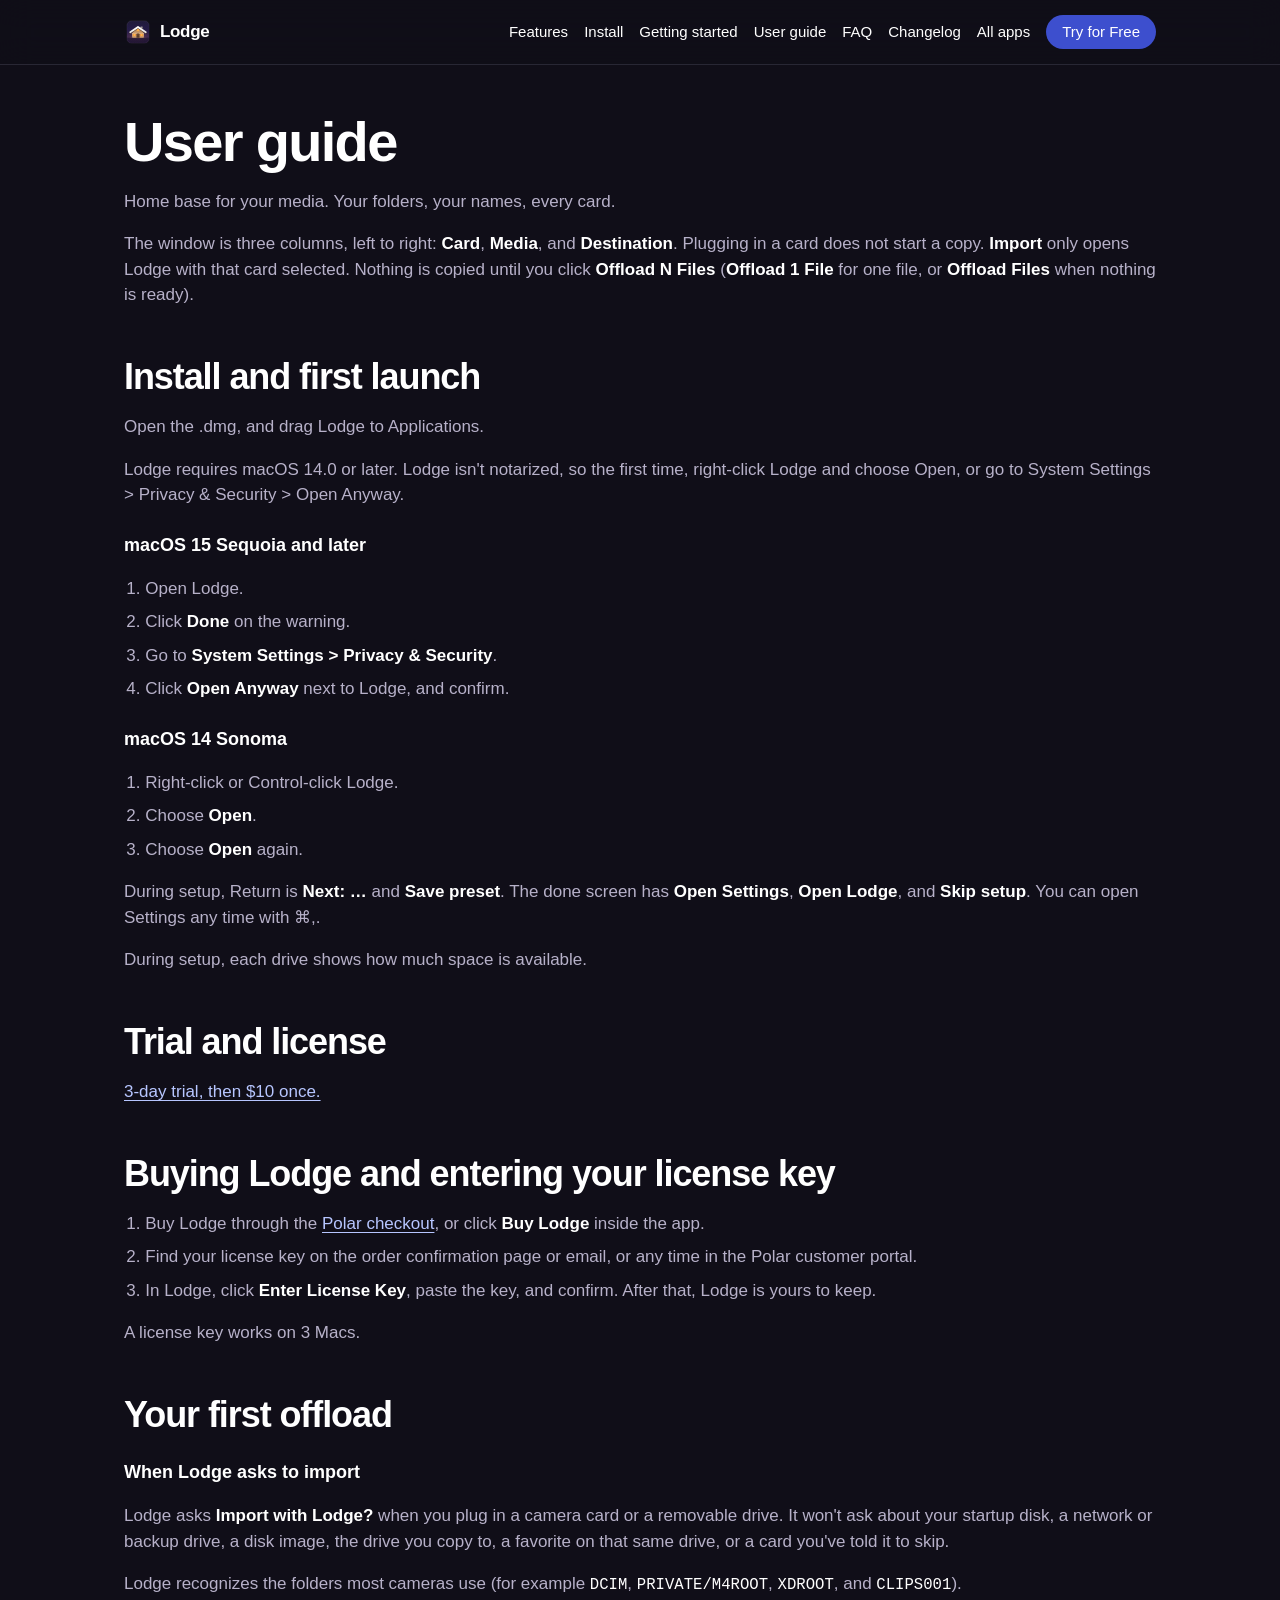
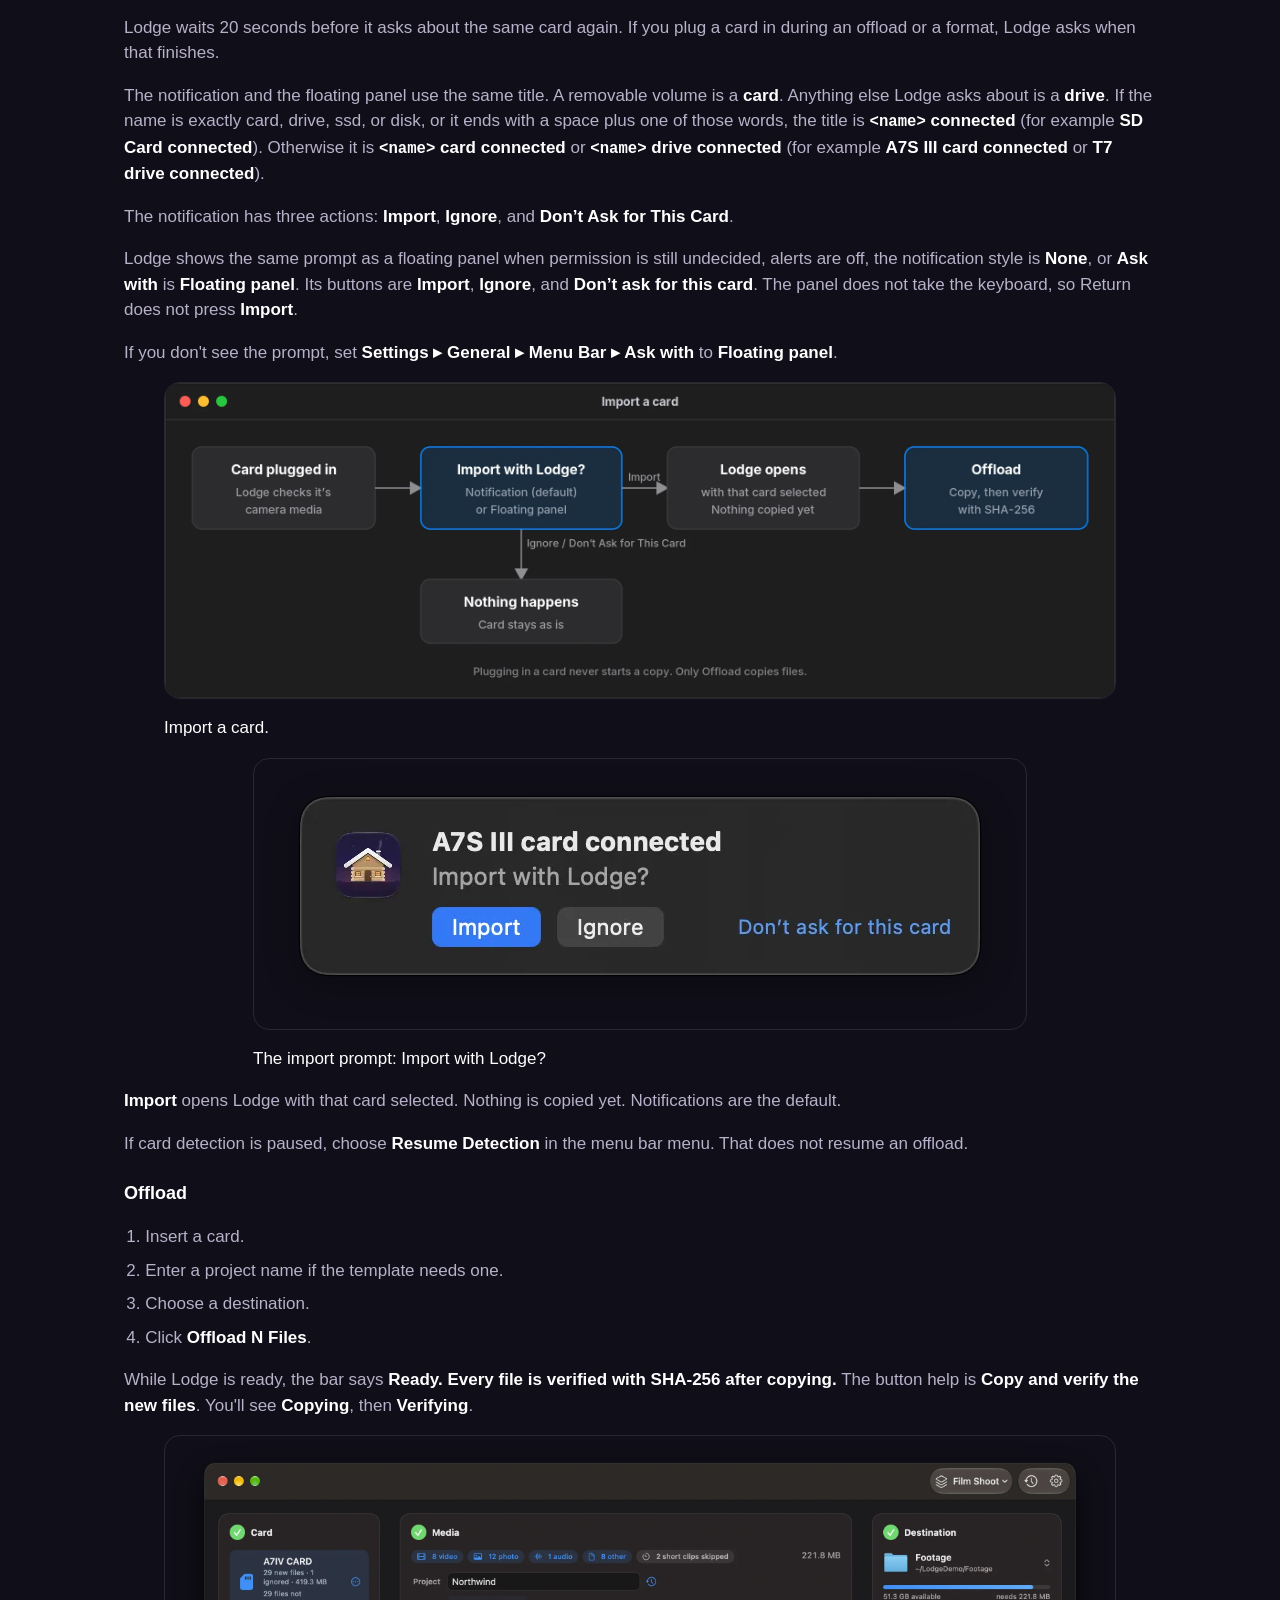
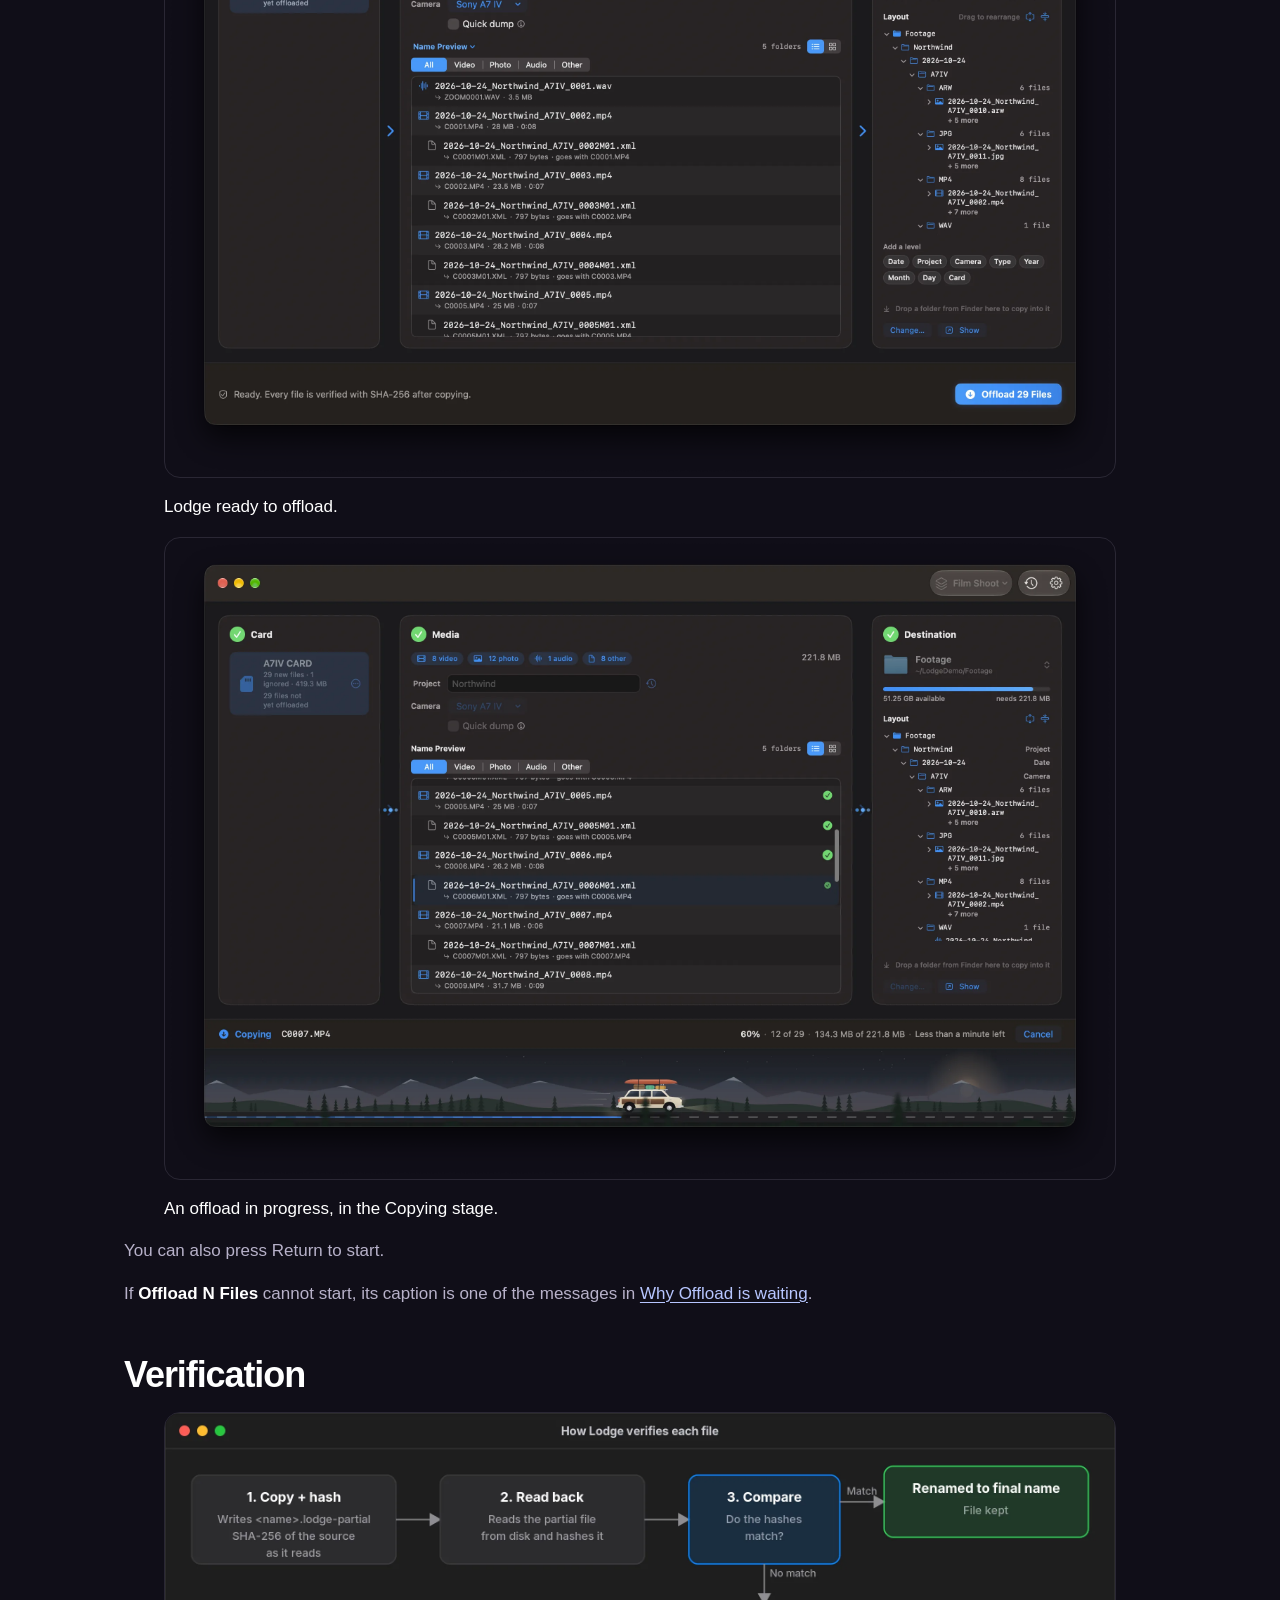
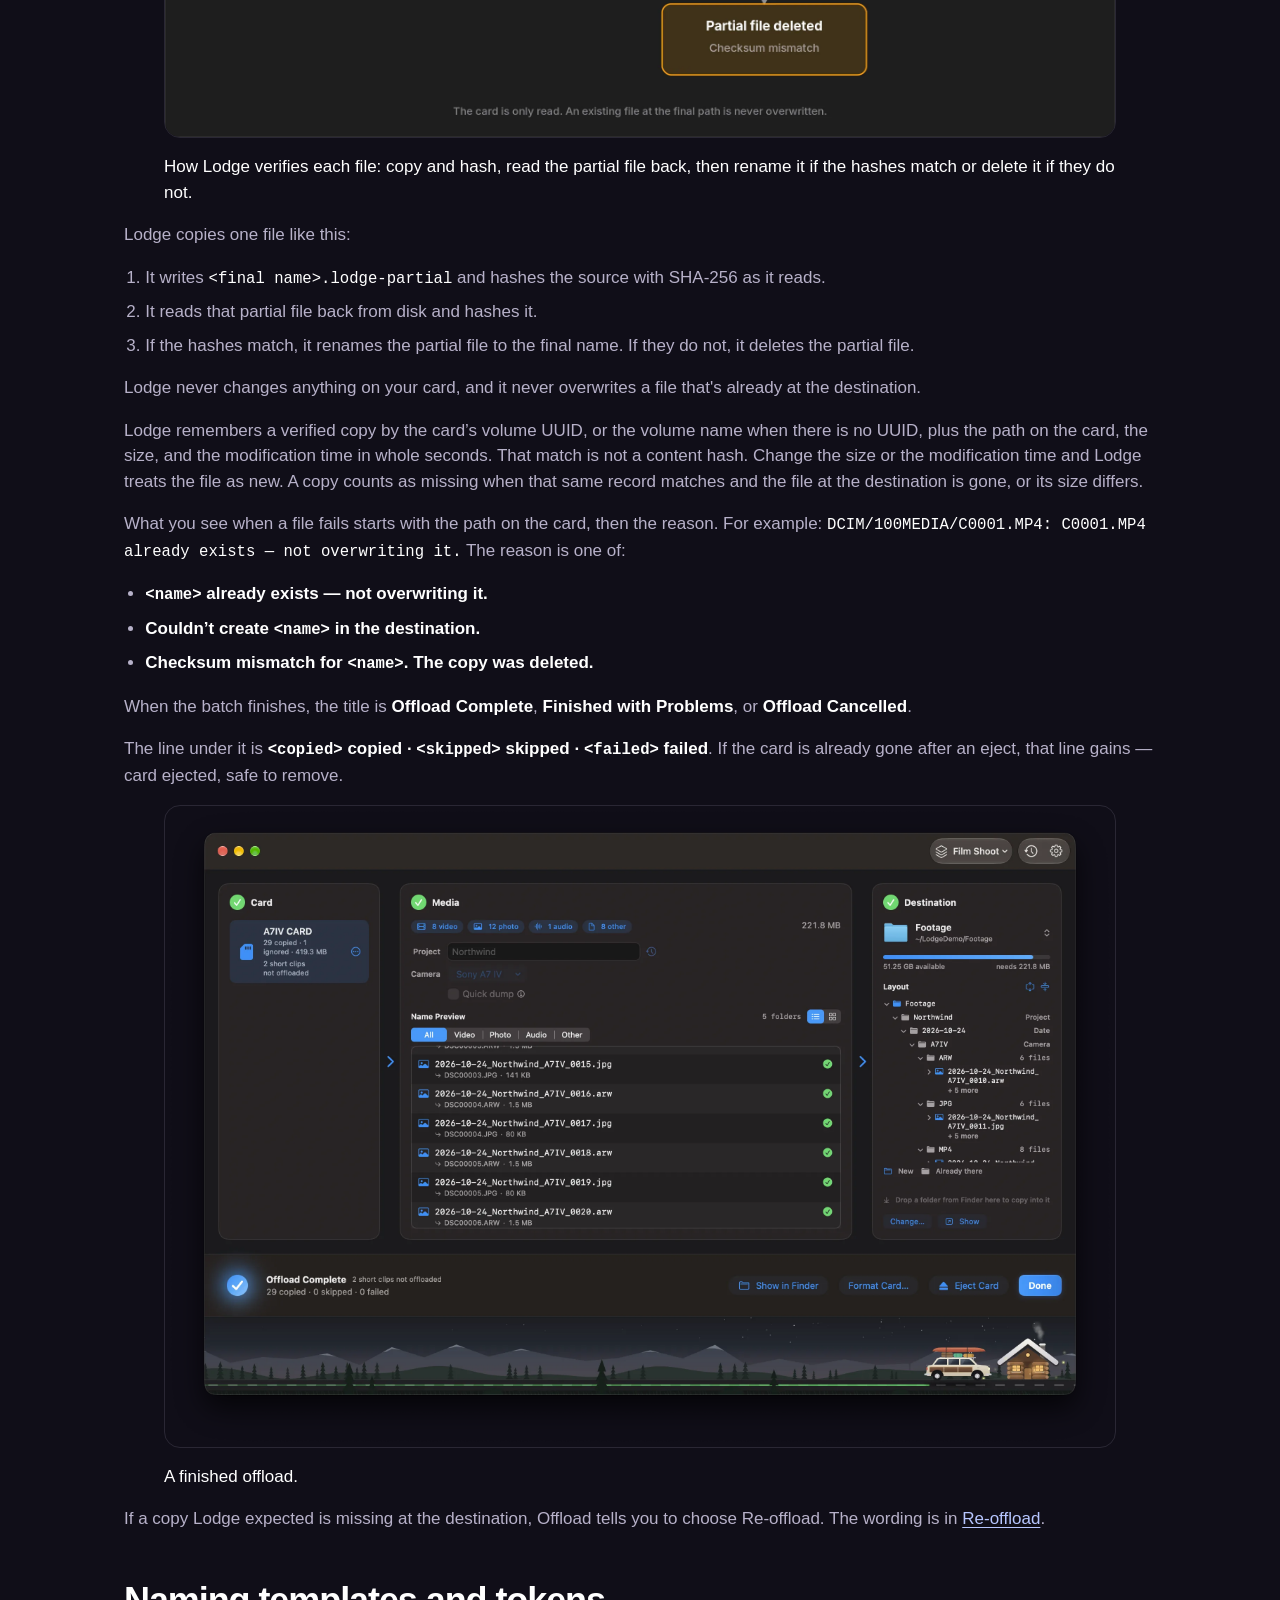
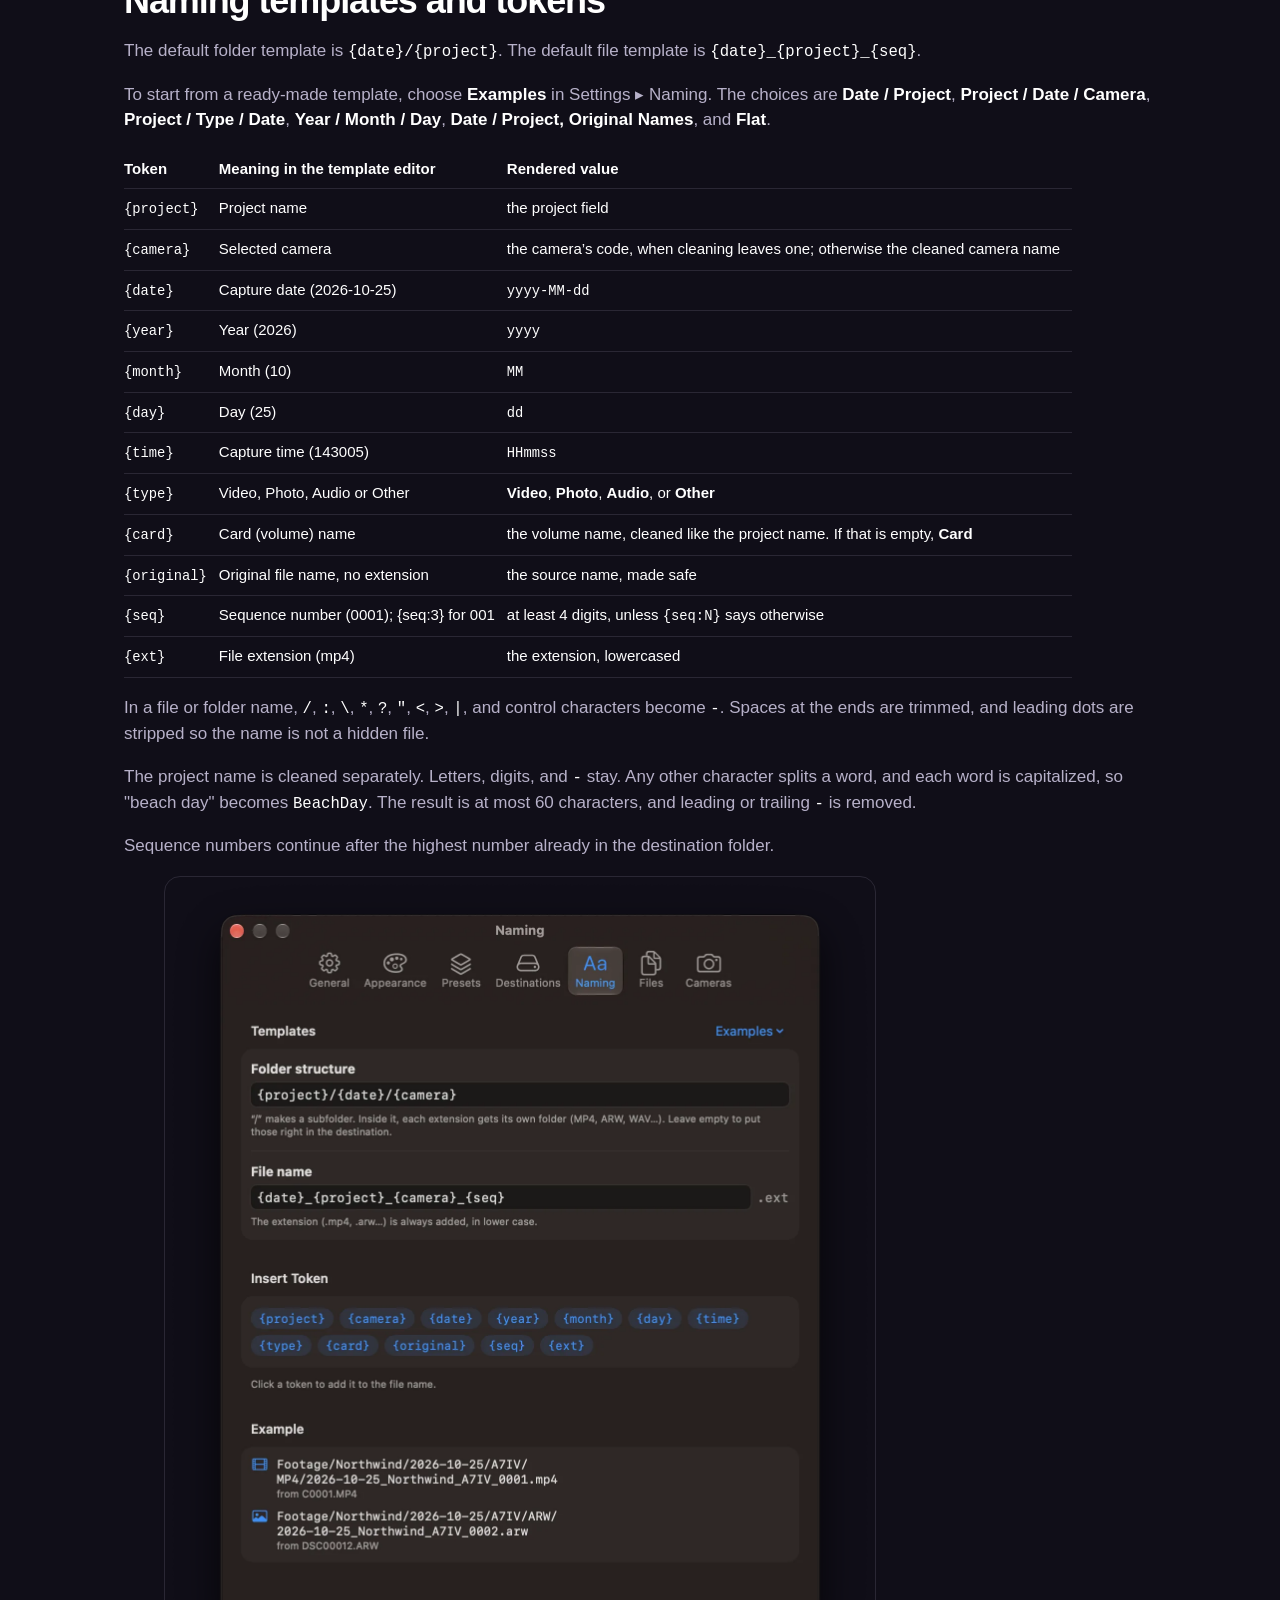
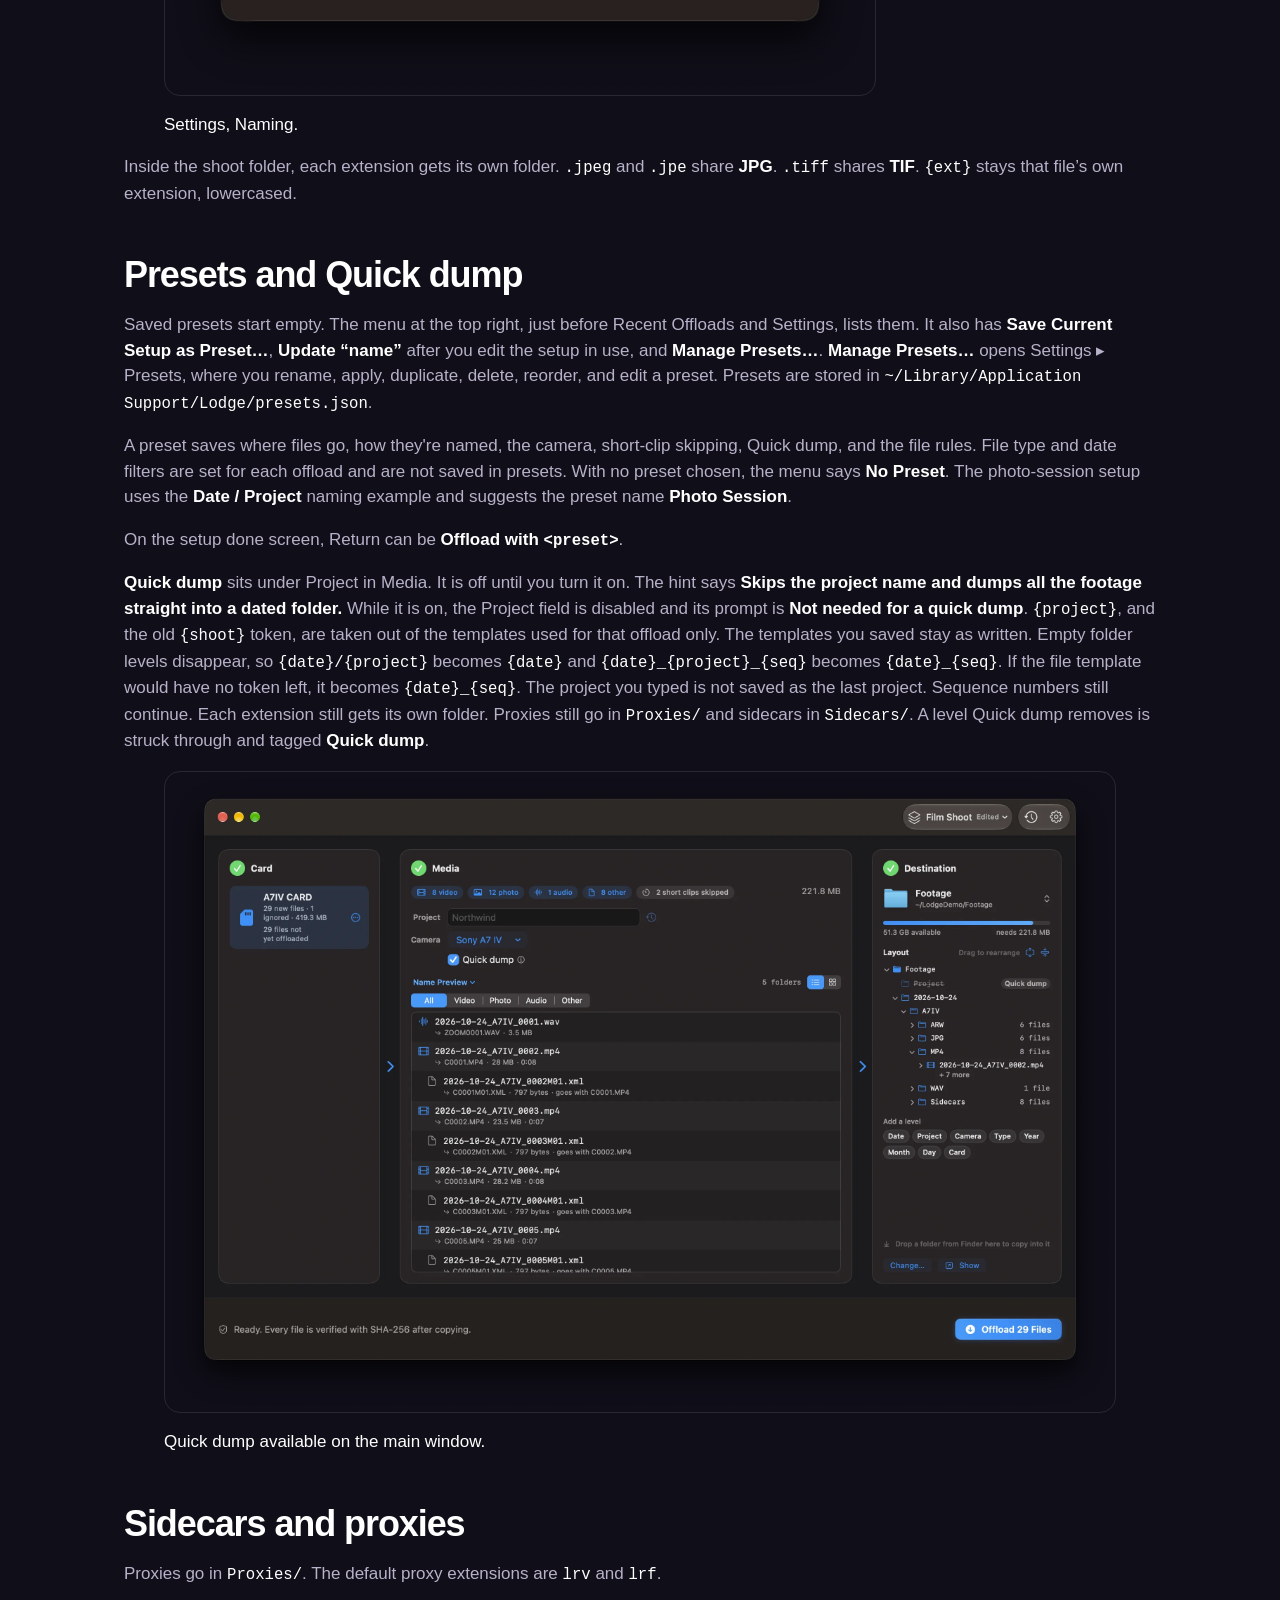
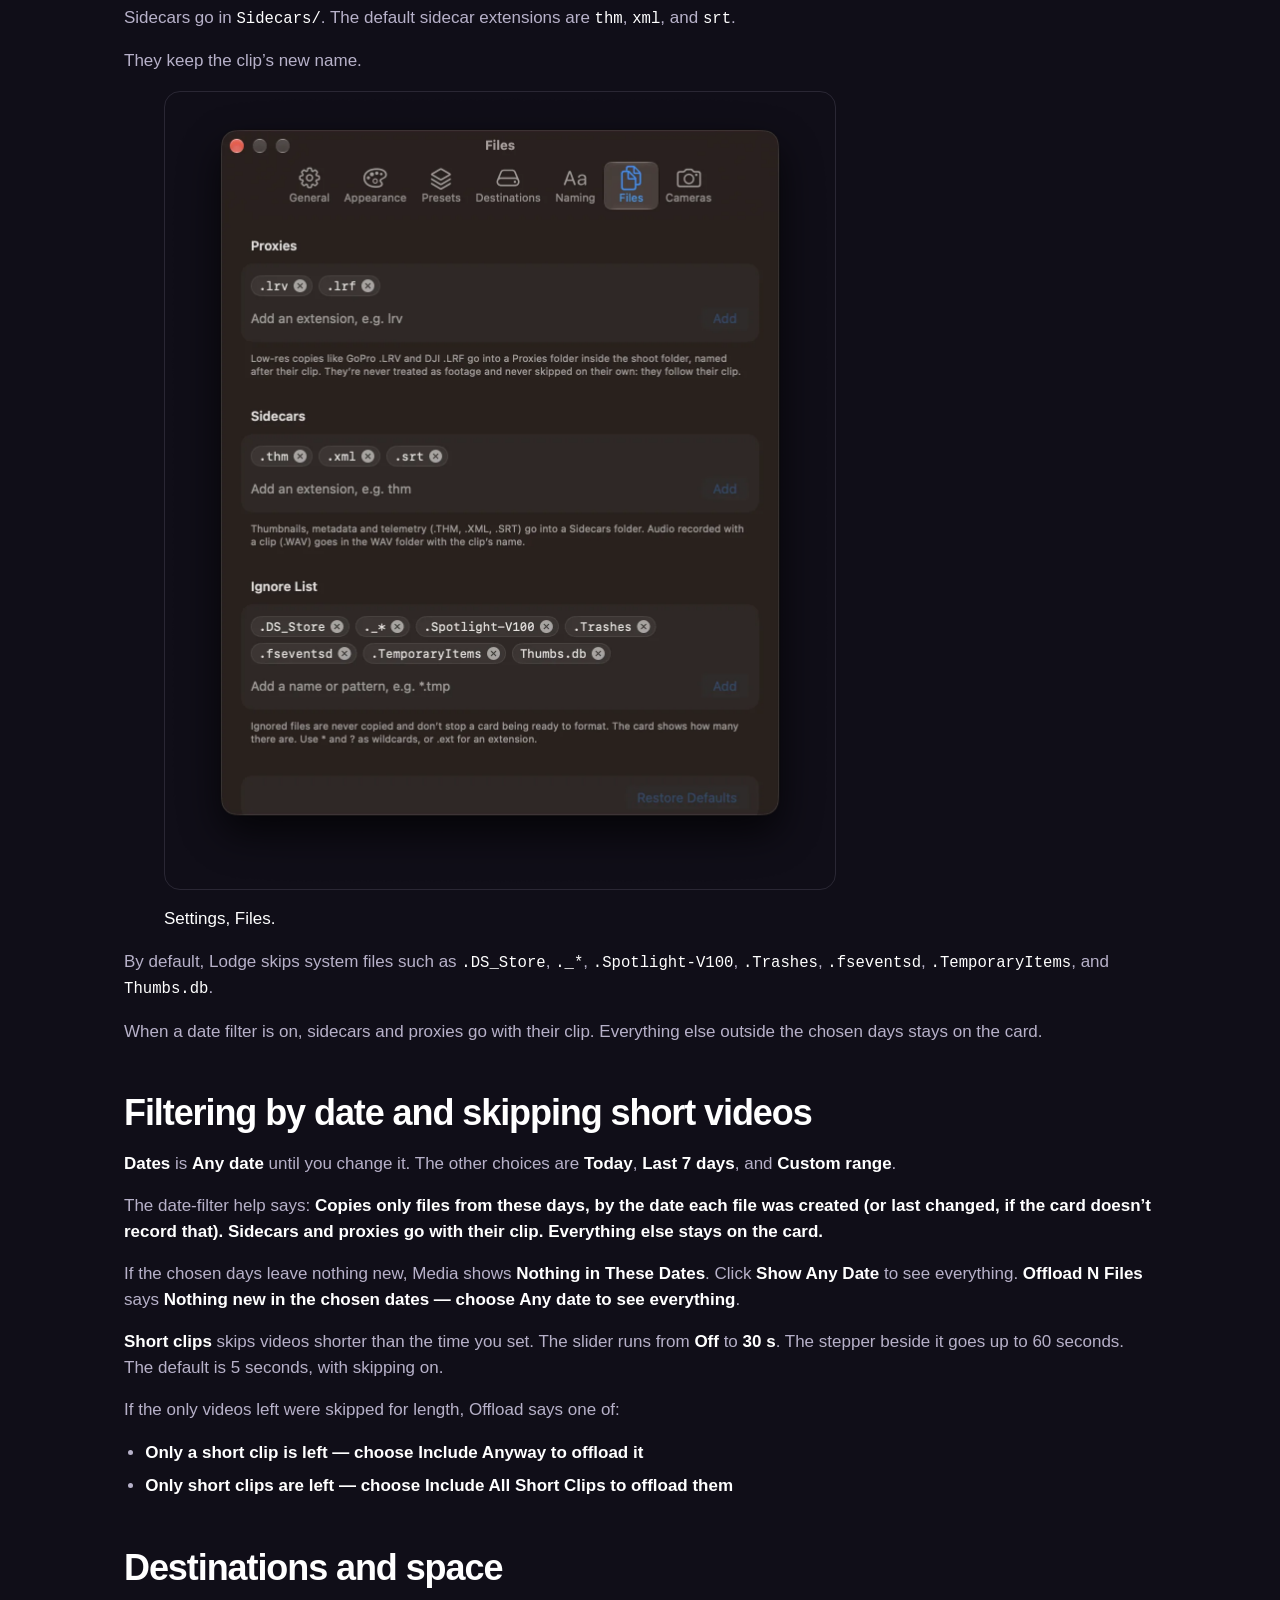
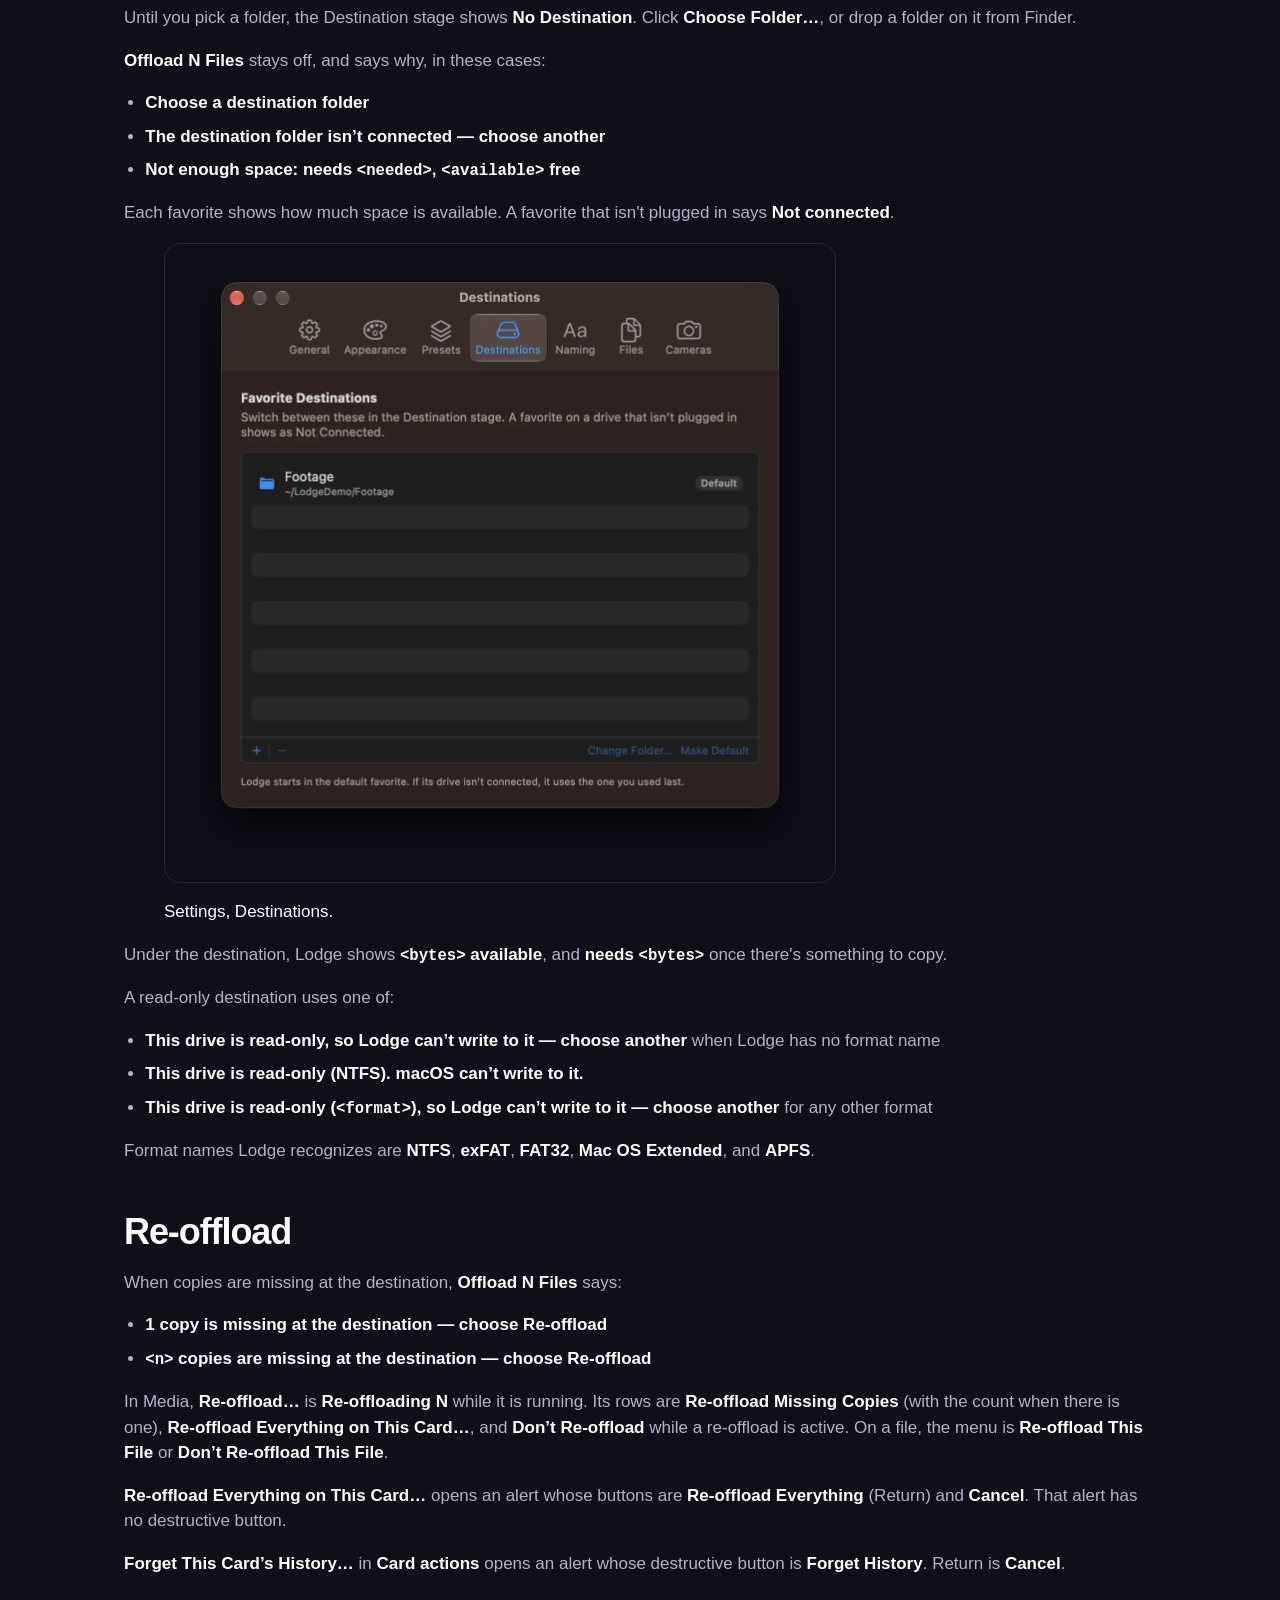
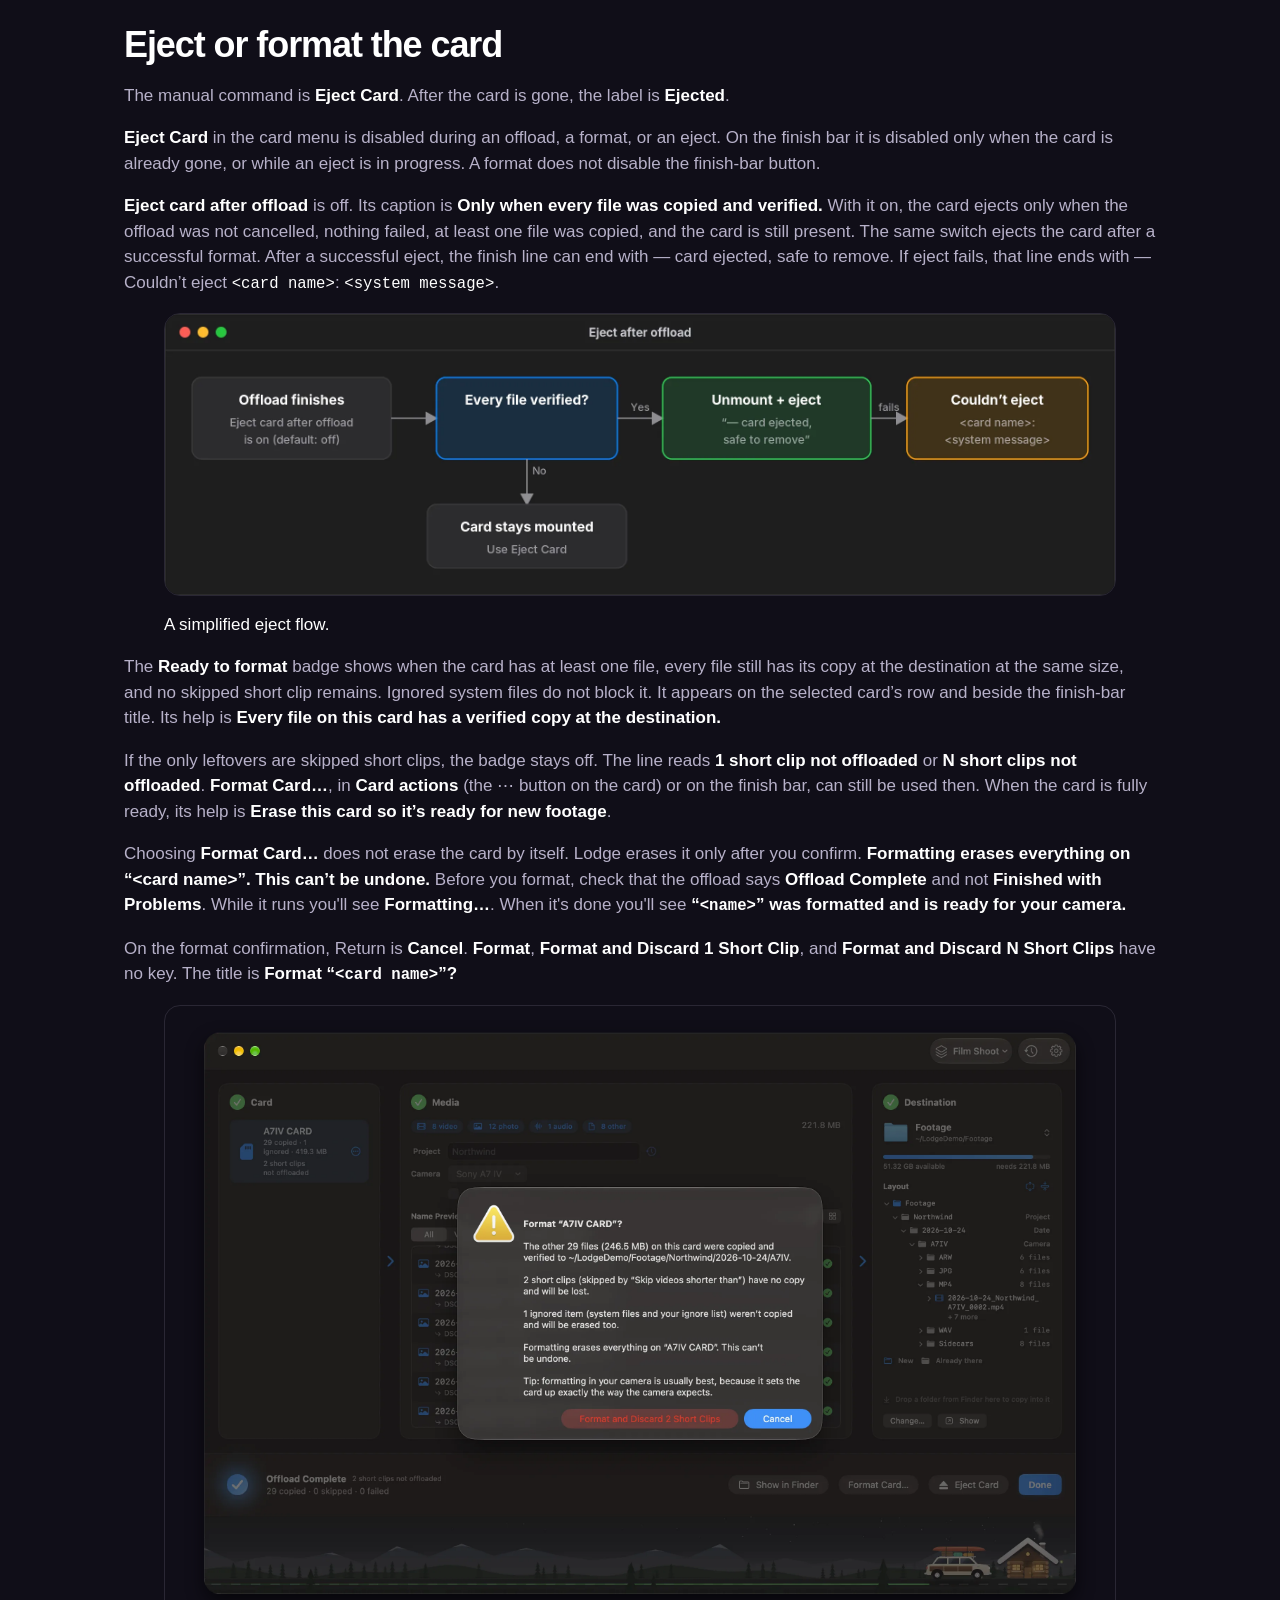
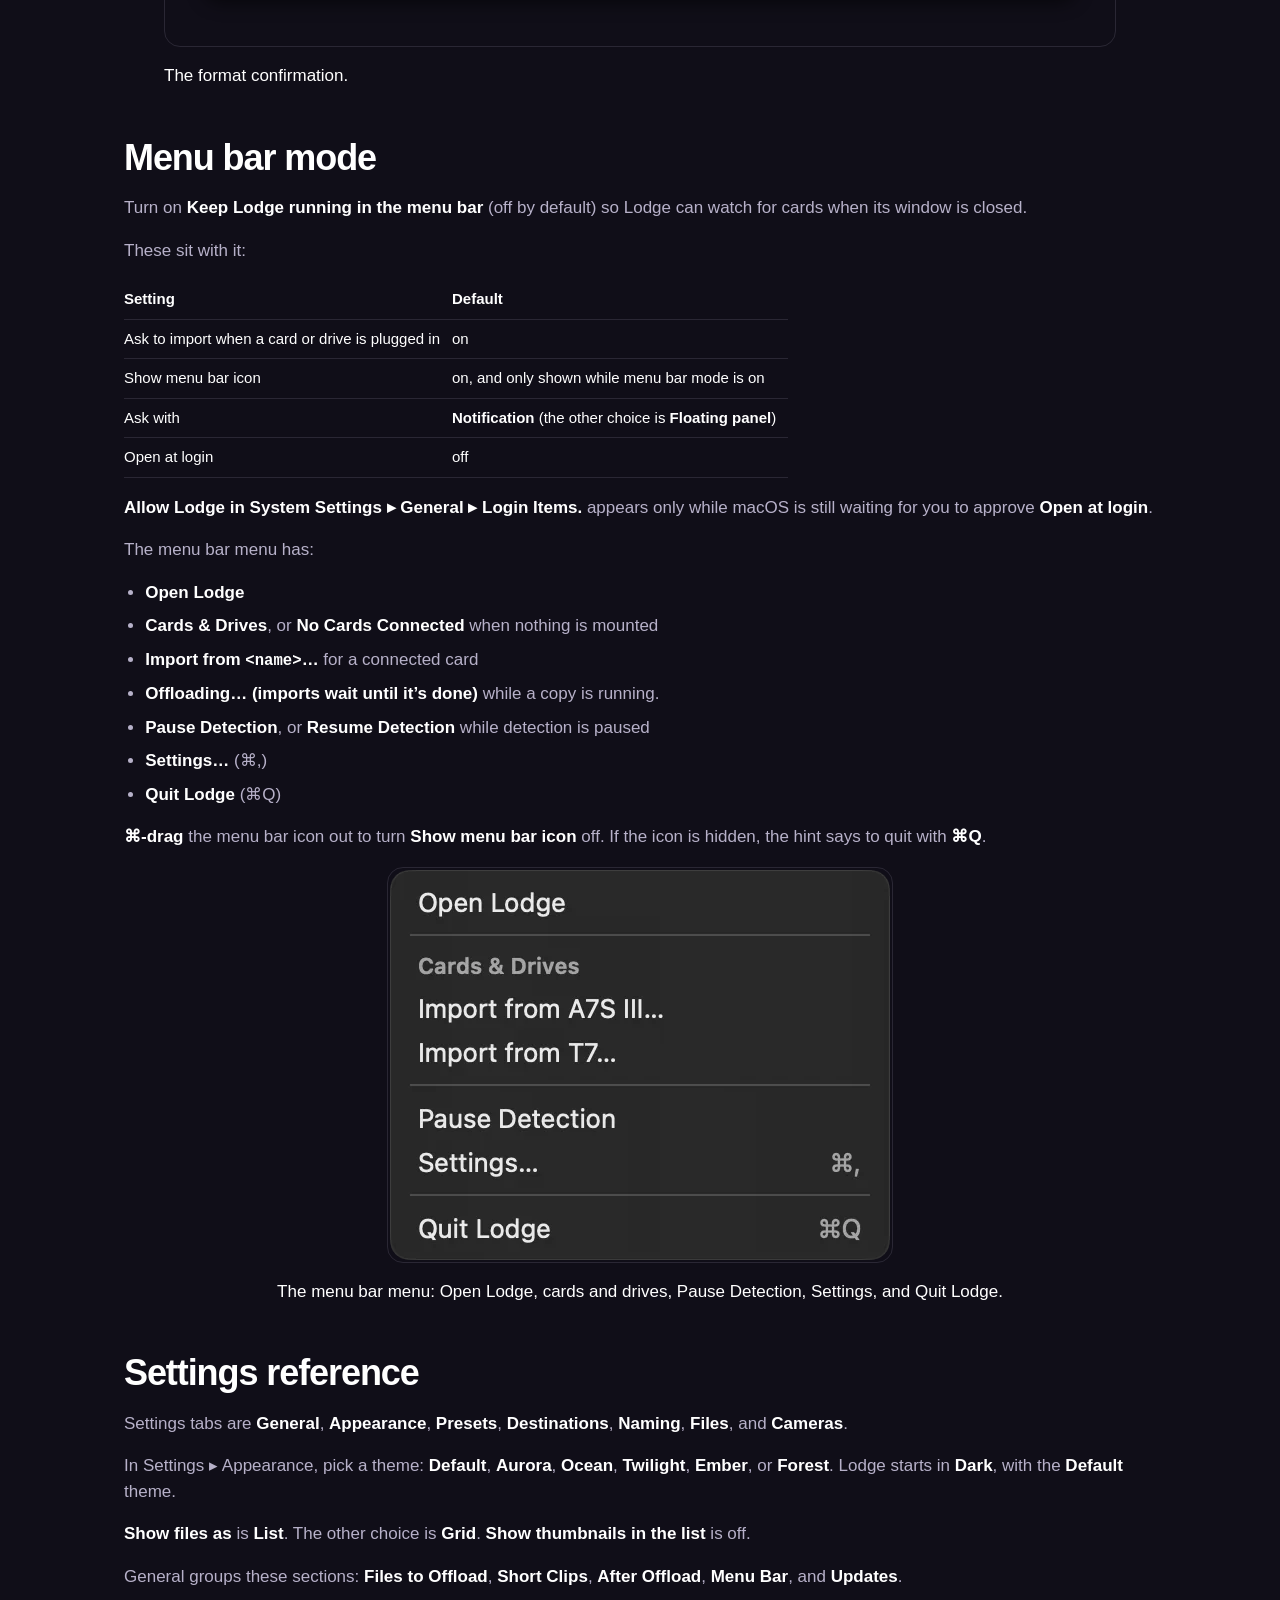
<file: docs/user-guide.html>
<!DOCTYPE html>
<html lang="en">
<head>
  <meta charset="utf-8">
  <meta name="viewport" content="width=device-width, initial-scale=1">
  <title>User guide — Lodge</title>
  <meta name="description" content="Home base for your media. Your folders, your names, every card.">
  <meta name="author" content="bashframes">
  <meta name="theme-color" content="#100e18">
  <meta name="color-scheme" content="dark">
  <link rel="icon" href="assets/favicon.ico" sizes="any">
  <link rel="icon" href="assets/favicon.png" type="image/png" sizes="32x32">
  <link rel="stylesheet" href="assets/site.css">
</head>
<body>

  <a class="skip" href="#main">Skip to content</a>
  <header class="nav">
    <div class="wrap nav-inner">
      <a class="brand" href="index.html">
        <img src="assets/app-icon/lodge-cabin-small.svg" width="28" height="28" alt="">
        Lodge
      </a>
      <nav class="nav-links" aria-label="Primary">
        <a href="index.html#features">Features</a>
        <a href="index.html#install">Install</a>
        <a href="getting-started.html">Getting started</a>
        <a class="guide" href="user-guide.html">User guide</a>
        <a href="faq.html">FAQ</a>
        <a href="changelog.html">Changelog</a>
        <a class="apps" href="https://bashfra.me/apps/">All apps</a>
        <a class="download" href="https://dl.bashfra.me/lodge/Lodge-1.0.dmg" data-goatcounter-click="lodge-dmg-download" data-goatcounter-title="Lodge DMG download">Try for Free</a>
      </nav>
    </div>
  </header>

  <main id="main">
    <article class="wrap prose">
<h1 id="user-guide">User guide</h1>
<p>Home base for your media. Your folders, your names, every card.</p>
<p>The window is three columns, left to right: <strong>Card</strong>, <strong>Media</strong>, and <strong>Destination</strong>. Plugging in a card does not start a copy. <strong>Import</strong> only opens Lodge with that card selected. Nothing is copied until you click <strong>Offload N Files</strong> (<strong>Offload 1 File</strong> for one file, or <strong>Offload Files</strong> when nothing is ready).</p>
<h2 id="install-and-first-launch">Install and first launch</h2>
<p>Open the .dmg, and drag Lodge to Applications.</p>
<p>Lodge requires macOS 14.0 or later. Lodge isn't notarized, so the first time, right-click Lodge and choose Open, or go to System Settings &gt; Privacy &amp; Security &gt; Open Anyway.</p>
<h3 id="macos-15-sequoia-and-later">macOS 15 Sequoia and later</h3>
<ol>
<li>Open Lodge.</li>
<li>Click <strong>Done</strong> on the warning.</li>
<li>Go to <strong>System Settings &gt; Privacy &amp; Security</strong>.</li>
<li>Click <strong>Open Anyway</strong> next to Lodge, and confirm.</li>
</ol>
<h3 id="macos-14-sonoma">macOS 14 Sonoma</h3>
<ol>
<li>Right-click or Control-click Lodge.</li>
<li>Choose <strong>Open</strong>.</li>
<li>Choose <strong>Open</strong> again.</li>
</ol>
<p>During setup, Return is <strong>Next: …</strong> and <strong>Save preset</strong>. The done screen has <strong>Open Settings</strong>, <strong>Open Lodge</strong>, and <strong>Skip setup</strong>. You can open Settings any time with ⌘,.</p>
<p>During setup, each drive shows how much space is available.</p>
<h2 id="trial-and-license">Trial and license</h2>
<p><a href="https://dl.bashfra.me/lodge/Lodge-1.0.dmg" data-goatcounter-click="lodge-dmg-download" data-goatcounter-title="Lodge DMG download">3-day trial, then $10 once.</a></p>
<h2 id="buying-lodge-and-entering-your-license-key">Buying Lodge and entering your license key</h2>
<ol>
<li>Buy Lodge through the <a href="https://buy.polar.sh/polar_cl_gS9NEtdIPJuJDXu8sdui02XetKbkwKuHgiYxi4FBkM1">Polar checkout</a>, or click <strong>Buy Lodge</strong> inside the app.</li>
<li>Find your license key on the order confirmation page or email, or any time in the Polar customer portal.</li>
<li>In Lodge, click <strong>Enter License Key</strong>, paste the key, and confirm. After that, Lodge is yours to keep.</li>
</ol>
<p>A license key works on 3 Macs.</p>
<h2 id="your-first-offload">Your first offload</h2>
<h3 id="when-lodge-asks-to-import">When Lodge asks to import</h3>
<p>Lodge asks <strong>Import with Lodge?</strong> when you plug in a camera card or a removable drive. It won't ask about your startup disk, a network or backup drive, a disk image, the drive you copy to, a favorite on that same drive, or a card you've told it to skip.</p>
<p>Lodge recognizes the folders most cameras use (for example <code>DCIM</code>, <code>PRIVATE/M4ROOT</code>, <code>XDROOT</code>, and <code>CLIPS001</code>).</p>
<p>Lodge waits 20 seconds before it asks about the same card again. If you plug a card in during an offload or a format, Lodge asks when that finishes.</p>
<p>The notification and the floating panel use the same title. A removable volume is a <strong>card</strong>. Anything else Lodge asks about is a <strong>drive</strong>. If the name is exactly card, drive, ssd, or disk, or it ends with a space plus one of those words, the title is <strong><code>&lt;name&gt;</code> connected</strong> (for example <strong>SD Card connected</strong>). Otherwise it is <strong><code>&lt;name&gt;</code> card connected</strong> or <strong><code>&lt;name&gt;</code> drive connected</strong> (for example <strong>A7S III card connected</strong> or <strong>T7 drive connected</strong>).</p>
<p>The notification has three actions: <strong>Import</strong>, <strong>Ignore</strong>, and <strong>Don’t Ask for This Card</strong>.</p>
<p>Lodge shows the same prompt as a floating panel when permission is still undecided, alerts are off, the notification style is <strong>None</strong>, or <strong>Ask with</strong> is <strong>Floating panel</strong>. Its buttons are <strong>Import</strong>, <strong>Ignore</strong>, and <strong>Don’t ask for this card</strong>. The panel does not take the keyboard, so Return does not press <strong>Import</strong>.</p>
<p>If you don't see the prompt, set <strong>Settings ▸ General ▸ Menu Bar ▸ Ask with</strong> to <strong>Floating panel</strong>.</p>
<figure>
<img src="assets/guide/lodge-guide-diagram-import-flow@2x.webp" width="1040" height="345" alt="Import a card. Import opens Lodge with that card selected. Ignore or Don’t Ask for This Card leaves the card alone. Only Offload copies files." style="max-width:100%;height:auto">
<figcaption>Import a card.</figcaption>
</figure>
<figure class="natural">
<img class="natural" src="assets/screenshots/import-prompt-dark.webp" width="772" height="270" alt="The import prompt: Import with Lodge?">
<figcaption>The import prompt: Import with Lodge?</figcaption>
</figure>
<p><strong>Import</strong> opens Lodge with that card selected. Nothing is copied yet. Notifications are the default.</p>
<p>If card detection is paused, choose <strong>Resume Detection</strong> in the menu bar menu. That does not resume an offload.</p>
<h3 id="offload">Offload</h3>
<ol>
<li>Insert a card.</li>
<li>Enter a project name if the template needs one.</li>
<li>Choose a destination.</li>
<li>Click <strong>Offload N Files</strong>.</li>
</ol>
<p>While Lodge is ready, the bar says <strong>Ready. Every file is verified with SHA-256 after copying.</strong> The button help is <strong>Copy and verify the new files</strong>. You'll see <strong>Copying</strong>, then <strong>Verifying</strong>.</p>
<figure>
<img src="assets/screenshots/ready-dark.webp" width="1352" height="912" alt="Lodge ready to offload. The bar says every file is verified with SHA-256 after copying." style="max-width:100%;height:auto">
<figcaption>Lodge ready to offload.</figcaption>
</figure>
<figure>
<img src="assets/screenshots/running-dark.webp" width="1352" height="912" alt="An offload in progress, in the Copying stage." style="max-width:100%;height:auto">
<figcaption>An offload in progress, in the Copying stage.</figcaption>
</figure>
<p>You can also press Return to start.</p>
<p>If <strong>Offload N Files</strong> cannot start, its caption is one of the messages in <a href="#why-offload-is-waiting">Why Offload is waiting</a>.</p>
<h2 id="verification">Verification</h2>
<figure>
<img src="assets/guide/lodge-guide-diagram-verification-flow@2x.webp" width="1070" height="365" alt="How Lodge verifies each file: copy and hash, read the partial file back, then rename it if the hashes match or delete it if they do not." style="max-width:100%;height:auto">
<figcaption>How Lodge verifies each file: copy and hash, read the partial file back, then rename it if the hashes match or delete it if they do not.</figcaption>
</figure>
<p>Lodge copies one file like this:</p>
<ol>
<li>It writes <code>&lt;final name&gt;.lodge-partial</code> and hashes the source with SHA-256 as it reads.</li>
<li>It reads that partial file back from disk and hashes it.</li>
<li>If the hashes match, it renames the partial file to the final name. If they do not, it deletes the partial file.</li>
</ol>
<p>Lodge never changes anything on your card, and it never overwrites a file that's already at the destination.</p>
<p>Lodge remembers a verified copy by the card’s volume UUID, or the volume name when there is no UUID, plus the path on the card, the size, and the modification time in whole seconds. That match is not a content hash. Change the size or the modification time and Lodge treats the file as new. A copy counts as missing when that same record matches and the file at the destination is gone, or its size differs.</p>
<p>What you see when a file fails starts with the path on the card, then the reason. For example: <code>DCIM/100MEDIA/C0001.MP4: C0001.MP4 already exists — not overwriting it.</code> The reason is one of:</p>
<ul>
<li><strong><code>&lt;name&gt;</code> already exists — not overwriting it.</strong></li>
<li><strong>Couldn’t create <code>&lt;name&gt;</code> in the destination.</strong></li>
<li><strong>Checksum mismatch for <code>&lt;name&gt;</code>. The copy was deleted.</strong></li>
</ul>
<p>When the batch finishes, the title is <strong>Offload Complete</strong>, <strong>Finished with Problems</strong>, or <strong>Offload Cancelled</strong>.</p>
<p>The line under it is <strong><code>&lt;copied&gt;</code> copied · <code>&lt;skipped&gt;</code> skipped · <code>&lt;failed&gt;</code> failed</strong>. If the card is already gone after an eject, that line gains — card ejected, safe to remove.</p>
<figure>
<img src="assets/screenshots/finished-dark.webp" width="1352" height="912" alt="A finished offload. The bar reads Offload Complete, with the copied, skipped, and failed counts." style="max-width:100%;height:auto">
<figcaption>A finished offload.</figcaption>
</figure>
<p>If a copy Lodge expected is missing at the destination, Offload tells you to choose Re-offload. The wording is in <a href="#re-offload">Re-offload</a>.</p>
<h2 id="naming-templates-and-tokens">Naming templates and tokens</h2>
<p>The default folder template is <code>{date}/{project}</code>. The default file template is <code>{date}_{project}_{seq}</code>.</p>
<p>To start from a ready-made template, choose <strong>Examples</strong> in Settings ▸ Naming. The choices are <strong>Date / Project</strong>, <strong>Project / Date / Camera</strong>, <strong>Project / Type / Date</strong>, <strong>Year / Month / Day</strong>, <strong>Date / Project, Original Names</strong>, and <strong>Flat</strong>.</p>
<table>
<thead>
<tr>
<th>Token</th>
<th>Meaning in the template editor</th>
<th>Rendered value</th>
</tr>
</thead>
<tbody>
<tr>
<td><code>{project}</code></td>
<td>Project name</td>
<td>the project field</td>
</tr>
<tr>
<td><code>{camera}</code></td>
<td>Selected camera</td>
<td>the camera’s code, when cleaning leaves one; otherwise the cleaned camera name</td>
</tr>
<tr>
<td><code>{date}</code></td>
<td>Capture date (2026-10-25)</td>
<td><code>yyyy-MM-dd</code></td>
</tr>
<tr>
<td><code>{year}</code></td>
<td>Year (2026)</td>
<td><code>yyyy</code></td>
</tr>
<tr>
<td><code>{month}</code></td>
<td>Month (10)</td>
<td><code>MM</code></td>
</tr>
<tr>
<td><code>{day}</code></td>
<td>Day (25)</td>
<td><code>dd</code></td>
</tr>
<tr>
<td><code>{time}</code></td>
<td>Capture time (143005)</td>
<td><code>HHmmss</code></td>
</tr>
<tr>
<td><code>{type}</code></td>
<td>Video, Photo, Audio or Other</td>
<td><strong>Video</strong>, <strong>Photo</strong>, <strong>Audio</strong>, or <strong>Other</strong></td>
</tr>
<tr>
<td><code>{card}</code></td>
<td>Card (volume) name</td>
<td>the volume name, cleaned like the project name. If that is empty, <strong>Card</strong></td>
</tr>
<tr>
<td><code>{original}</code></td>
<td>Original file name, no extension</td>
<td>the source name, made safe</td>
</tr>
<tr>
<td><code>{seq}</code></td>
<td>Sequence number (0001); {seq:3} for 001</td>
<td>at least 4 digits, unless <code>{seq:N}</code> says otherwise</td>
</tr>
<tr>
<td><code>{ext}</code></td>
<td>File extension (mp4)</td>
<td>the extension, lowercased</td>
</tr>
</tbody>
</table>
<p>In a file or folder name, <code>/</code>, <code>:</code>, <code>\</code>, <code>*</code>, <code>?</code>, <code>"</code>, <code>&lt;</code>, <code>&gt;</code>, <code>|</code>, and control characters become <code>-</code>. Spaces at the ends are trimmed, and leading dots are stripped so the name is not a hidden file.</p>
<p>The project name is cleaned separately. Letters, digits, and <code>-</code> stay. Any other character splits a word, and each word is capitalized, so "beach day" becomes <code>BeachDay</code>. The result is at most 60 characters, and leading or trailing <code>-</code> is removed.</p>
<p>Sequence numbers continue after the highest number already in the destination folder.</p>
<figure>
<img src="assets/screenshots/settings-naming.webp" width="712" height="820" alt="Settings, Naming. The folder template and the file template." style="max-width:100%;height:auto">
<figcaption>Settings, Naming.</figcaption>
</figure>
<p>Inside the shoot folder, each extension gets its own folder. <code>.jpeg</code> and <code>.jpe</code> share <strong>JPG</strong>. <code>.tiff</code> shares <strong>TIF</strong>. <code>{ext}</code> stays that file’s own extension, lowercased.</p>
<h2 id="presets-and-quick-dump">Presets and Quick dump</h2>
<p>Saved presets start empty. The menu at the top right, just before Recent Offloads and Settings, lists them. It also has <strong>Save Current Setup as Preset…</strong>, <strong>Update “name”</strong> after you edit the setup in use, and <strong>Manage Presets…</strong>. <strong>Manage Presets…</strong> opens Settings ▸ Presets, where you rename, apply, duplicate, delete, reorder, and edit a preset. Presets are stored in <code>~/Library/Application Support/Lodge/presets.json</code>.</p>
<p>A preset saves where files go, how they're named, the camera, short-clip skipping, Quick dump, and the file rules. File type and date filters are set for each offload and are not saved in presets. With no preset chosen, the menu says <strong>No Preset</strong>. The photo-session setup uses the <strong>Date / Project</strong> naming example and suggests the preset name <strong>Photo Session</strong>.</p>
<p>On the setup done screen, Return can be <strong>Offload with <code>&lt;preset&gt;</code></strong>.</p>
<p><strong>Quick dump</strong> sits under Project in Media. It is off until you turn it on. The hint says <strong>Skips the project name and dumps all the footage straight into a dated folder.</strong> While it is on, the Project field is disabled and its prompt is <strong>Not needed for a quick dump</strong>. <code>{project}</code>, and the old <code>{shoot}</code> token, are taken out of the templates used for that offload only. The templates you saved stay as written. Empty folder levels disappear, so <code>{date}/{project}</code> becomes <code>{date}</code> and <code>{date}_{project}_{seq}</code> becomes <code>{date}_{seq}</code>. If the file template would have no token left, it becomes <code>{date}_{seq}</code>. The project you typed is not saved as the last project. Sequence numbers still continue. Each extension still gets its own folder. Proxies still go in <code>Proxies/</code> and sidecars in <code>Sidecars/</code>. A level Quick dump removes is struck through and tagged <strong>Quick dump</strong>.</p>
<figure>
<img src="assets/screenshots/ready-quickdump-dark.webp" width="1352" height="912" alt="Quick dump available on the main window." style="max-width:100%;height:auto">
<figcaption>Quick dump available on the main window.</figcaption>
</figure>
<h2 id="sidecars-and-proxies">Sidecars and proxies</h2>
<p>Proxies go in <code>Proxies/</code>. The default proxy extensions are <code>lrv</code> and <code>lrf</code>.</p>
<p>Sidecars go in <code>Sidecars/</code>. The default sidecar extensions are <code>thm</code>, <code>xml</code>, and <code>srt</code>.</p>
<p>They keep the clip’s new name.</p>
<figure>
<img src="assets/screenshots/settings-files.webp" width="672" height="800" alt="Settings, Files. Proxy extensions, sidecar extensions, and ignored names." style="max-width:100%;height:auto">
<figcaption>Settings, Files.</figcaption>
</figure>
<p>By default, Lodge skips system files such as <code>.DS_Store</code>, <code>._*</code>, <code>.Spotlight-V100</code>, <code>.Trashes</code>, <code>.fseventsd</code>, <code>.TemporaryItems</code>, and <code>Thumbs.db</code>.</p>
<p>When a date filter is on, sidecars and proxies go with their clip. Everything else outside the chosen days stays on the card.</p>
<h2 id="filtering-by-date-and-skipping-short-videos">Filtering by date and skipping short videos</h2>
<p><strong>Dates</strong> is <strong>Any date</strong> until you change it. The other choices are <strong>Today</strong>, <strong>Last 7 days</strong>, and <strong>Custom range</strong>.</p>
<p>The date-filter help says: <strong>Copies only files from these days, by the date each file was created (or last changed, if the card doesn’t record that). Sidecars and proxies go with their clip. Everything else stays on the card.</strong></p>
<p>If the chosen days leave nothing new, Media shows <strong>Nothing in These Dates</strong>. Click <strong>Show Any Date</strong> to see everything. <strong>Offload N Files</strong> says <strong>Nothing new in the chosen dates — choose Any date to see everything</strong>.</p>
<p><strong>Short clips</strong> skips videos shorter than the time you set. The slider runs from <strong>Off</strong> to <strong>30 s</strong>. The stepper beside it goes up to 60 seconds. The default is 5 seconds, with skipping on.</p>
<p>If the only videos left were skipped for length, Offload says one of:</p>
<ul>
<li><strong>Only a short clip is left — choose Include Anyway to offload it</strong></li>
<li><strong>Only short clips are left — choose Include All Short Clips to offload them</strong></li>
</ul>
<h2 id="destinations-and-space">Destinations and space</h2>
<p>Until you pick a folder, the Destination stage shows <strong>No Destination</strong>. Click <strong>Choose Folder…</strong>, or drop a folder on it from Finder.</p>
<p><strong>Offload N Files</strong> stays off, and says why, in these cases:</p>
<ul>
<li><strong>Choose a destination folder</strong></li>
<li><strong>The destination folder isn’t connected — choose another</strong></li>
<li><strong>Not enough space: needs <code>&lt;needed&gt;</code>, <code>&lt;available&gt;</code> free</strong></li>
</ul>
<p>Each favorite shows how much space is available. A favorite that isn't plugged in says <strong>Not connected</strong>.</p>
<figure>
<img src="assets/screenshots/settings-destinations.webp" width="672" height="640" alt="Settings, Destinations. Favorite folders." style="max-width:100%;height:auto">
<figcaption>Settings, Destinations.</figcaption>
</figure>
<p>Under the destination, Lodge shows <strong><code>&lt;bytes&gt;</code> available</strong>, and <strong>needs <code>&lt;bytes&gt;</code></strong> once there's something to copy.</p>
<p>A read-only destination uses one of:</p>
<ul>
<li><strong>This drive is read-only, so Lodge can’t write to it — choose another</strong> when Lodge has no format name</li>
<li><strong>This drive is read-only (NTFS). macOS can’t write to it.</strong></li>
<li><strong>This drive is read-only (<code>&lt;format&gt;</code>), so Lodge can’t write to it — choose another</strong> for any other format</li>
</ul>
<p>Format names Lodge recognizes are <strong>NTFS</strong>, <strong>exFAT</strong>, <strong>FAT32</strong>, <strong>Mac OS Extended</strong>, and <strong>APFS</strong>.</p>
<h2 id="re-offload">Re-offload</h2>
<p>When copies are missing at the destination, <strong>Offload N Files</strong> says:</p>
<ul>
<li><strong>1 copy is missing at the destination — choose Re-offload</strong></li>
<li><strong><code>&lt;n&gt;</code> copies are missing at the destination — choose Re-offload</strong></li>
</ul>
<p>In Media, <strong>Re-offload…</strong> is <strong>Re-offloading N</strong> while it is running. Its rows are <strong>Re-offload Missing Copies</strong> (with the count when there is one), <strong>Re-offload Everything on This Card…</strong>, and <strong>Don’t Re-offload</strong> while a re-offload is active. On a file, the menu is <strong>Re-offload This File</strong> or <strong>Don’t Re-offload This File</strong>.</p>
<p><strong>Re-offload Everything on This Card…</strong> opens an alert whose buttons are <strong>Re-offload Everything</strong> (Return) and <strong>Cancel</strong>. That alert has no destructive button.</p>
<p><strong>Forget This Card’s History…</strong> in <strong>Card actions</strong> opens an alert whose destructive button is <strong>Forget History</strong>. Return is <strong>Cancel</strong>.</p>
<h2 id="eject-or-format-the-card">Eject or format the card</h2>
<p>The manual command is <strong>Eject Card</strong>. After the card is gone, the label is <strong>Ejected</strong>.</p>
<p><strong>Eject Card</strong> in the card menu is disabled during an offload, a format, or an eject. On the finish bar it is disabled only when the card is already gone, or while an eject is in progress. A format does not disable the finish-bar button.</p>
<p><strong>Eject card after offload</strong> is off. Its caption is <strong>Only when every file was copied and verified.</strong> With it on, the card ejects only when the offload was not cancelled, nothing failed, at least one file was copied, and the card is still present. The same switch ejects the card after a successful format. After a successful eject, the finish line can end with — card ejected, safe to remove. If eject fails, that line ends with — Couldn’t eject <code>&lt;card name&gt;</code>: <code>&lt;system message&gt;</code>.</p>
<figure>
<img src="assets/guide/lodge-guide-diagram-eject-flow@2x.webp" width="1050" height="310" alt="A simplified eject flow. A verified offload leads to unmount and eject. Otherwise the card stays mounted." style="max-width:100%;height:auto">
<figcaption>A simplified eject flow.</figcaption>
</figure>
<p>The <strong>Ready to format</strong> badge shows when the card has at least one file, every file still has its copy at the destination at the same size, and no skipped short clip remains. Ignored system files do not block it. It appears on the selected card’s row and beside the finish-bar title. Its help is <strong>Every file on this card has a verified copy at the destination.</strong></p>
<p>If the only leftovers are skipped short clips, the badge stays off. The line reads <strong>1 short clip not offloaded</strong> or <strong>N short clips not offloaded</strong>. <strong>Format Card…</strong>, in <strong>Card actions</strong> (the ⋯ button on the card) or on the finish bar, can still be used then. When the card is fully ready, its help is <strong>Erase this card so it’s ready for new footage</strong>.</p>
<p>Choosing <strong>Format Card…</strong> does not erase the card by itself. Lodge erases it only after you confirm. <strong>Formatting erases everything on “&lt;card name&gt;”. This can’t be undone.</strong> Before you format, check that the offload says <strong>Offload Complete</strong> and not <strong>Finished with Problems</strong>. While it runs you'll see <strong>Formatting…</strong>. When it's done you'll see <strong>“<code>&lt;name&gt;</code>” was formatted and is ready for your camera.</strong></p>
<p>On the format confirmation, Return is <strong>Cancel</strong>. <strong>Format</strong>, <strong>Format and Discard 1 Short Clip</strong>, and <strong>Format and Discard N Short Clips</strong> have no key. The title is <strong>Format “<code>&lt;card name&gt;</code>”?</strong></p>
<figure>
<img src="assets/screenshots/format-confirm.webp" width="1352" height="912" alt="The format confirmation." style="max-width:100%;height:auto">
<figcaption>The format confirmation.</figcaption>
</figure>
<h2 id="menu-bar-mode">Menu bar mode</h2>
<p>Turn on <strong>Keep Lodge running in the menu bar</strong> (off by default) so Lodge can watch for cards when its window is closed.</p>
<p>These sit with it:</p>
<table>
<thead>
<tr>
<th>Setting</th>
<th>Default</th>
</tr>
</thead>
<tbody>
<tr>
<td>Ask to import when a card or drive is plugged in</td>
<td>on</td>
</tr>
<tr>
<td>Show menu bar icon</td>
<td>on, and only shown while menu bar mode is on</td>
</tr>
<tr>
<td>Ask with</td>
<td><strong>Notification</strong> (the other choice is <strong>Floating panel</strong>)</td>
</tr>
<tr>
<td>Open at login</td>
<td>off</td>
</tr>
</tbody>
</table>
<p><strong>Allow Lodge in System Settings ▸ General ▸ Login Items.</strong> appears only while macOS is still waiting for you to approve <strong>Open at login</strong>.</p>
<p>The menu bar menu has:</p>
<ul>
<li><strong>Open Lodge</strong></li>
<li><strong>Cards &amp; Drives</strong>, or <strong>No Cards Connected</strong> when nothing is mounted</li>
<li><strong>Import from <code>&lt;name&gt;</code>…</strong> for a connected card</li>
<li><strong>Offloading… (imports wait until it’s done)</strong> while a copy is running.</li>
<li><strong>Pause Detection</strong>, or <strong>Resume Detection</strong> while detection is paused</li>
<li><strong>Settings…</strong> (⌘,)</li>
<li><strong>Quit Lodge</strong> (⌘Q)</li>
</ul>
<p><strong>⌘-drag</strong> the menu bar icon out to turn <strong>Show menu bar icon</strong> off. If the icon is hidden, the hint says to quit with <strong>⌘Q</strong>.</p>
<figure class="natural">
<img class="natural" src="assets/screenshots/menubar-menu-dark.webp" width="504" height="394" alt="The menu bar menu: Open Lodge, cards and drives, Pause Detection, Settings, and Quit Lodge.">
<figcaption>The menu bar menu: Open Lodge, cards and drives, Pause Detection, Settings, and Quit Lodge.</figcaption>
</figure>
<h2 id="settings-reference">Settings reference</h2>
<p>Settings tabs are <strong>General</strong>, <strong>Appearance</strong>, <strong>Presets</strong>, <strong>Destinations</strong>, <strong>Naming</strong>, <strong>Files</strong>, and <strong>Cameras</strong>.</p>
<p>In Settings ▸ Appearance, pick a theme: <strong>Default</strong>, <strong>Aurora</strong>, <strong>Ocean</strong>, <strong>Twilight</strong>, <strong>Ember</strong>, or <strong>Forest</strong>. Lodge starts in <strong>Dark</strong>, with the <strong>Default</strong> theme.</p>
<p><strong>Show files as</strong> is <strong>List</strong>. The other choice is <strong>Grid</strong>. <strong>Show thumbnails in the list</strong> is off.</p>
<p>General groups these sections: <strong>Files to Offload</strong>, <strong>Short Clips</strong>, <strong>After Offload</strong>, <strong>Menu Bar</strong>, and <strong>Updates</strong>.</p>
<table>
<thead>
<tr>
<th>Setting</th>
<th>Default</th>
</tr>
</thead>
<tbody>
<tr>
<td>Destination folder</td>
<td>none, until you choose one</td>
</tr>
<tr>
<td>Eject card after offload</td>
<td>off</td>
</tr>
<tr>
<td>Folder template</td>
<td><code>{date}/{project}</code></td>
</tr>
<tr>
<td>File template</td>
<td><code>{date}_{project}_{seq}</code></td>
</tr>
<tr>
<td>Last project</td>
<td>empty</td>
</tr>
<tr>
<td>Recent projects</td>
<td>empty, and at most 6</td>
</tr>
<tr>
<td>Files to offload</td>
<td>Video, Photos, Audio, and Other all on. The media filter says <strong>Photo</strong>.</td>
</tr>
<tr>
<td>Play a sound when an offload finishes</td>
<td>on</td>
</tr>
<tr>
<td>Short clips</td>
<td>On, 5 seconds. Slider from <strong>Off</strong> to <strong>30 s</strong>; the stepper goes to 60 seconds.</td>
</tr>
<tr>
<td>Theme</td>
<td>Default</td>
</tr>
<tr>
<td>Appearance</td>
<td>Dark</td>
</tr>
<tr>
<td>Show files as</td>
<td>List</td>
</tr>
<tr>
<td>Show thumbnails in the list</td>
<td>off</td>
</tr>
<tr>
<td>Quick dump</td>
<td>off</td>
</tr>
<tr>
<td>Dates</td>
<td>Any date</td>
</tr>
<tr>
<td>Keep Lodge running in the menu bar</td>
<td>off</td>
</tr>
<tr>
<td>Ask to import when a card or drive is plugged in</td>
<td>on</td>
</tr>
<tr>
<td>Show menu bar icon</td>
<td>on, while menu bar mode is on</td>
</tr>
<tr>
<td>Ask with</td>
<td>Notification</td>
</tr>
<tr>
<td>Open at login</td>
<td>off</td>
</tr>
<tr>
<td>Don’t ask for these cards</td>
<td>empty</td>
</tr>
<tr>
<td>Proxies</td>
<td><code>lrv</code>, <code>lrf</code></td>
</tr>
<tr>
<td>Sidecars</td>
<td><code>thm</code>, <code>xml</code>, <code>srt</code></td>
</tr>
<tr>
<td>Ignored names</td>
<td><code>.DS_Store</code>, <code>._*</code>, <code>.Spotlight-V100</code>, <code>.Trashes</code>, <code>.fseventsd</code>, <code>.TemporaryItems</code>, <code>Thumbs.db</code></td>
</tr>
<tr>
<td>Automatically check for updates</td>
<td>on</td>
</tr>
<tr>
<td>Update check interval</td>
<td>once a day</td>
</tr>
<tr>
<td>Automatically download and install updates</td>
<td>off</td>
</tr>
</tbody>
</table>
<figure>
<img src="assets/screenshots/settings-general.webp" width="672" height="800" alt="Settings, General." style="max-width:100%;height:auto">
<figcaption>Settings, General.</figcaption>
</figure>
<figure>
<img src="assets/screenshots/settings-appearance.webp" width="672" height="705" alt="Settings, Appearance. Theme is Default. Lodge starts in Dark." style="max-width:100%;height:auto">
<figcaption>Settings, Appearance. Theme is Default.</figcaption>
</figure>
<figure>
<img src="assets/screenshots/ready-default-dark.webp" width="1352" height="912" alt="Lodge in Dark mode with the Default theme, ready to offload 54 files from an A7S III card." style="max-width:100%;height:auto">
<figcaption>Lodge in Dark mode with the Default theme, ready to offload.</figcaption>
</figure>
<figure>
<img src="assets/screenshots/settings-presets.webp" width="752" height="740" alt="Settings, Presets." style="max-width:100%;height:auto">
<figcaption>Settings, Presets.</figcaption>
</figure>



<figure>
<img src="assets/screenshots/grid-dark.webp" width="1352" height="912" alt="Media shown as a grid. Show files as can be List or Grid." style="max-width:100%;height:auto">
<figcaption>Media shown as a grid.</figcaption>
</figure>
<figure>
<img src="assets/screenshots/settings-cameras.webp" width="672" height="640" alt="Settings, Cameras." style="max-width:100%;height:auto">
<figcaption>Settings, Cameras.</figcaption>
</figure>
<p>The updates footer says: <strong>Lodge checks for a new version once a day. You can also choose Lodge ▸ Check for Updates… any time.</strong></p>
<h2 id="keyboard-shortcuts">Keyboard shortcuts</h2>
<table>
<thead>
<tr>
<th>Shortcut</th>
<th>What it does</th>
</tr>
</thead>
<tbody>
<tr>
<td>⌘,</td>
<td>Settings. The menu bar item uses the same key. The setup done screen shows <strong>⌘ ,</strong>. The Settings toolbar help is <strong>Settings (⌘,)</strong>.</td>
</tr>
<tr>
<td>⌘Q</td>
<td>Quit. The hidden-icon hint says <strong>quit it from there with ⌘Q.</strong></td>
</tr>
<tr>
<td>⌘-drag</td>
<td>Drag the menu bar icon out to turn <strong>Show menu bar icon</strong> off.</td>
</tr>
<tr>
<td>Return</td>
<td><strong>Offload N Files</strong>, Done, <strong>Get started</strong>, and <strong>Offload with <code>&lt;preset&gt;</code></strong>. During setup, <strong>Next: …</strong> and <strong>Save preset</strong>. On the format confirmation and on <strong>Forget History</strong>, Return is <strong>Cancel</strong>. On <strong>Re-offload Everything</strong>, Return is that button. Return does not press <strong>Import</strong> on the floating panel.</td>
</tr>
<tr>
<td>Escape</td>
<td><strong>Cancel</strong> during an offload. <strong>Maybe Later</strong> on the support note. Clears the selection in the list or grid.</td>
</tr>
<tr>
<td>Space</td>
<td>Quick Look on the selection. Space again closes Quick Look. The list and grid hint is <strong>Press Space to preview the selected file with Quick Look</strong>.</td>
</tr>
<tr>
<td>Up, Down, Left, Right</td>
<td>Move the selection in the list or grid.</td>
</tr>
<tr>
<td>⌘-click</td>
<td>Toggle a file in the selection.</td>
</tr>
<tr>
<td>Shift-click</td>
<td>Extend the selection.</td>
</tr>
<tr>
<td>Double-click</td>
<td>Quick Look.</td>
</tr>
</tbody>
</table>
<p>The destructive buttons on the format confirmation and on <strong>Forget History</strong> have no keyboard equivalent. The other re-offload alert has <strong>Re-offload Everything</strong> (Return) and <strong>Cancel</strong>, and no destructive button.</p>

<h2 id="troubleshooting">Troubleshooting</h2>
<h3 id="why-offload-is-waiting">Why Offload is waiting</h3>
<figure>
<img src="assets/screenshots/empty-dark.webp" width="1352" height="912" alt="Lodge with no card. Offload is waiting." style="max-width:100%;height:auto">
<figcaption>Lodge with no card.</figcaption>
</figure>
<table>
<thead>
<tr>
<th>Message</th>
<th>What it means</th>
</tr>
</thead>
<tbody>
<tr>
<td>Insert a card to begin</td>
<td>No card yet.</td>
</tr>
<tr>
<td>Scanning card…</td>
<td>Lodge is still reading the card. The card column says <strong>Scanning…</strong>.</td>
</tr>
<tr>
<td>This card is empty</td>
<td>There is nothing to copy.</td>
</tr>
<tr>
<td>Enter a project name</td>
<td>The template uses <code>{project}</code>.</td>
</tr>
<tr>
<td>Choose a camera</td>
<td>The template uses <code>{camera}</code>.</td>
</tr>
<tr>
<td>Fix the naming template in Settings</td>
<td>The template is not usable.</td>
</tr>
<tr>
<td>Choose a destination folder</td>
<td>No folder yet.</td>
</tr>
<tr>
<td>The destination folder isn’t connected — choose another</td>
<td>That drive is not mounted.</td>
</tr>
<tr>
<td>Not enough space: needs <code>&lt;needed&gt;</code>, <code>&lt;available&gt;</code> free</td>
<td>The destination doesn't have room for this copy. Choose another folder, or make room.</td>
</tr>
<tr>
<td>1 copy is missing at the destination — choose Re-offload</td>
<td>One expected copy is missing. See <a href="#re-offload">Re-offload</a>.</td>
</tr>
<tr>
<td><code>&lt;n&gt;</code> copies are missing at the destination — choose Re-offload</td>
<td>Some files Lodge copied before are gone from the destination. Choose Re-offload to copy them again.</td>
</tr>
<tr>
<td>Only a short clip is left — choose Include Anyway to offload it</td>
<td>The only remaining video was skipped for length.</td>
</tr>
<tr>
<td>Only short clips are left — choose Include All Short Clips to offload them</td>
<td>The only remaining videos were skipped for length.</td>
</tr>
<tr>
<td>Nothing new in the chosen dates — choose Any date to see everything</td>
<td>The date filter is hiding every new file.</td>
</tr>
<tr>
<td>Everything on this card is already offloaded</td>
<td>There is nothing new to copy.</td>
</tr>
</tbody>
</table>
<p>A copy that does start can still fail. The list shows the path on the card, then one of:</p>
<ul>
<li><strong><code>&lt;name&gt;</code> already exists — not overwriting it.</strong></li>
<li><strong>Couldn’t create <code>&lt;name&gt;</code> in the destination.</strong></li>
<li><strong>Checksum mismatch for <code>&lt;name&gt;</code>. The copy was deleted.</strong></li>
</ul>
<h3 id="if-the-destination-is-read-only">If the destination is read-only</h3>
<ul>
<li><strong>This drive is read-only, so Lodge can’t write to it — choose another</strong></li>
<li><strong>This drive is read-only (NTFS). macOS can’t write to it.</strong></li>
<li><strong>This drive is read-only (<code>&lt;format&gt;</code>), so Lodge can’t write to it — choose another</strong></li>
</ul>
<p>Recognized format names are <strong>NTFS</strong>, <strong>exFAT</strong>, <strong>FAT32</strong>, <strong>Mac OS Extended</strong>, and <strong>APFS</strong>.</p>
<h3 id="report-a-bug">Report a bug</h3>
<p><strong>Report a Bug…</strong> is in the <strong>Help</strong> menu, alongside <strong>Contact Support…</strong> and <strong>Support Lodge…</strong>. It opens an email to bashframes@gmail.com. Nothing is sent until you send it.</p>
<p>The subject is <strong>Lodge bug report (version <code>&lt;version&gt;</code>)</strong>.</p>
<p>The body starts with <strong>What happened?</strong> and one of:</p>
<ul>
<li><strong>(What were you doing, and what went wrong? Steps to make it happen again help a lot.)</strong></li>
<li><strong>(Lodge quit unexpectedly. What were you doing just before?)</strong></li>
</ul>
<p>Then <strong>Lodge <code>&lt;version&gt;</code></strong>, <strong>macOS <code>&lt;version&gt;</code></strong>, and <strong>Mac: <code>&lt;model&gt;</code>, <code>&lt;chip&gt;</code></strong>. Up to 200 of Lodge’s own log lines from the last three days go into the report. Paths under your home folder, <code>/Volumes</code>, <code>/Users</code>, <code>/private</code>, <code>/var</code>, and <code>/tmp</code> are replaced with <code>&lt;path&gt;</code>.</p>
<p>When Mail opens, the body lists <strong>Attached: Lodge log.txt</strong> and the log is that attachment. An empty log file contains <strong>(nothing logged recently)</strong>. A crash report goes out as a <code>.txt</code> file. With no Mail account, the message is a mailto: link: the log is in the body under <strong>Lodge’s recent log:</strong>, nothing is attached, and if a crash report was part of the send the body adds <strong>(The crash report couldn’t be attached. It’s in Console ▸ Crash Reports, under Lodge.)</strong>.</p>
<p>Lodge shows the prompt <strong>“Lodge quit unexpectedly last time. Send a crash report?”</strong> when a <code>Lodge-….ips</code> or <code>Lodge_….crash</code> report is newer than the last one it recorded. The first launch that sees this records the newest report and does not ask. It is also skipped in demo mode. The detail is <strong>This opens a new email to bashframes with the crash report and Lodge’s recent log attached. File, card and drive names are left out. You can read it over before sending.</strong> The buttons are <strong>Send Report</strong> and <strong>Not Now</strong>. Each report is offered once.</p>
<h3 id="if-the-card-wont-eject">If the card won't eject</h3>
<p>The finish line ends with — Couldn’t eject <code>&lt;card name&gt;</code>: <code>&lt;system message&gt;</code>.</p>
<h2 id="updates">Updates</h2>
<p><strong>Automatically check for updates</strong> is on. Lodge checks once a day. <strong>Automatically download and install updates</strong> is off.</p>
<p>The footer says: <strong>Lodge checks for a new version once a day. You can also choose Lodge ▸ Check for Updates… any time.</strong></p>
<h2 id="privacy">Privacy</h2>
<p>No account, no analytics, and copying never uploads anything. Lodge goes online for a daily update check, which you can turn off in Settings &gt; General.</p>
<h2 id="support">Support</h2>
<p>If Lodge saves you time, you can leave a tip on <a href="https://ko-fi.com/bashframes">Ko-fi</a>. Tips are optional and separate from the $10 license.</p>
<p>The support note is titled <strong>Support Lodge</strong>. Its body is <strong>Lodge is made by one person at bashframes. If it saves you time, you can chip in with Tip Jar…. Thank you!</strong> The buttons are <strong>Don’t Ask Again</strong>, <strong>Maybe Later</strong> (Escape), and <strong>Tip Jar…</strong>. <strong>Tip Jar…</strong> opens <a href="https://ko-fi.com/bashframes">ko-fi.com/bashframes</a>.</p>
<p>The note shows only when all of these are true:</p>
<ul>
<li>at least 5 offloads where every file was copied and verified</li>
<li>at least 3 days after this version was first launched</li>
<li>it has been shown fewer than 2 times</li>
<li>you have not chosen <strong>Tip Jar…</strong> or <strong>Don’t Ask Again</strong></li>
<li>the next ask date is unset or has passed</li>
</ul>
<p><strong>Maybe Later</strong> waits 30 days. The note is not shown during a copy or a format.</p>
    </article>
  </main>

  <footer>
    <div class="wrap">
      <p>Lodge 1.0 · <span class="accent">Home base</span> for your media. · © 2026 bashframes</p>
      <p class="analytics-note">This website counts visits with GoatCounter: anonymous, no cookies. The Lodge app itself has no analytics.</p>
      <nav aria-label="Footer">
        <a href="getting-started.html">Getting started</a>
        <a class="guide" href="user-guide.html">User guide</a>
        <a href="faq.html">FAQ</a>
        <a href="changelog.html">Changelog</a>
        <a href="https://bashfra.me/apps/">All apps</a>
        <a href="mailto:bashframes@gmail.com">bashframes@gmail.com</a>
        <a class="support" href="https://ko-fi.com/bashframes">Support Lodge</a>
      </nav>
    </div>
  </footer>
  <script data-goatcounter="https://bashframes.goatcounter.com/count" async src="//gc.zgo.at/count.js"></script>

</body>
</html>
</file>
<file: docs/assets/site.css>
:root {
      --bg: #100e18;
      --ink: #ffffff;
      --muted: #b7b1c9;
      --accent: #b7c6ff;
      --button: #3d4fce;
      --button-hover: #4d5ed6;
      --card: #1b1830;
      --line: rgba(230, 220, 255, 0.12);
      --font: -apple-system, BlinkMacSystemFont, "SF Pro Display", "SF Pro Text", "Segoe UI", Helvetica, Arial, sans-serif;
      --mono: ui-monospace, "SF Mono", Menlo, Consolas, monospace;
      --max: 1080px;
      --space-1: 4px;
      --space-2: 8px;
      --space-3: 12px;
      --space-4: 16px;
      --space-5: 24px;
      --space-6: 32px;
      --space-7: 48px;
      --space-8: 64px;
      --h1: clamp(40px, 6vw, 56px);
      --h2: clamp(28px, 4vw, 36px);
      --h3: 18px;
      --body: 17px;
      --small: 15px;
      --radius: 16px;
    }

    * { box-sizing: border-box; }
    html { scroll-behavior: smooth; }
    body {
      margin: 0;
      background: var(--bg);
      color: var(--ink);
      font-family: var(--font);
      font-size: var(--body);
      line-height: 1.5;
      text-rendering: optimizeLegibility;
    }
    img { max-width: 100%; height: auto; }
    a { color: var(--accent); text-decoration-thickness: 1px; text-underline-offset: 0.16em; }
    .accent { color: #FAA43E; }
    a:hover { color: #d7e0ff; }
    :focus-visible {
      outline: 3px solid var(--accent);
      outline-offset: 3px;
    }
    h1, h2, h3, p, ul, ol { overflow-wrap: break-word; }

    .skip {
      position: absolute;
      left: var(--space-4);
      top: -48px;
      background: var(--button);
      color: #fff;
      padding: var(--space-2) var(--space-3);
      border-radius: 8px;
      z-index: 5;
    }
    .skip:focus { top: var(--space-3); }

    .wrap {
      width: min(var(--max), 100%);
      margin-inline: auto;
      padding-inline: var(--space-5);
    }

    .nav {
      position: sticky;
      top: 0;
      z-index: 4;
      background: rgba(16, 14, 24, 0.86);
      border-bottom: 1px solid var(--line);
      backdrop-filter: saturate(140%) blur(16px);
    }
    .nav-inner {
      display: flex;
      align-items: center;
      justify-content: space-between;
      gap: var(--space-4);
      min-height: 64px;
      padding-block: var(--space-3);
    }
    .brand {
      display: inline-flex;
      align-items: center;
      gap: var(--space-2);
      color: var(--ink);
      font-weight: 600;
      letter-spacing: -0.02em;
      text-decoration: none;
      flex: none;
    }
    .brand img { width: 28px; height: 28px; max-width: none; }
    .nav-links {
      display: flex;
      flex-wrap: wrap;
      justify-content: flex-end;
      gap: var(--space-2) var(--space-4);
      align-items: center;
      margin: 0;
      padding: 0;
    }
    .nav-links a {
      color: var(--ink);
      text-decoration: none;
      font-size: var(--small);
      line-height: 1.2;
    }
    .nav-links a:hover { color: var(--accent); }
    .nav-links .download {
      color: #fff;
      background: var(--button);
      border-radius: 980px;
      padding: var(--space-2) var(--space-4);
    }
    .nav-links .download:hover { background: var(--button-hover); color: #fff; }

    .hero {
      position: relative;
      padding-block: var(--space-7) var(--space-5);
      text-align: center;
    }
    .hero::before {
      content: "";
      position: absolute;
      left: 50%;
      top: var(--space-6);
      width: min(820px, 100%);
      height: 280px;
      transform: translateX(-50%);
      background: radial-gradient(ellipse at center, rgba(120, 100, 190, 0.22), rgba(120, 100, 190, 0) 70%);
      pointer-events: none;
    }
    .hero-inner { position: relative; }
    .hero img.header {
      width: 100%;
      display: block;
      margin: 0 auto var(--space-5);
      border-radius: var(--radius);
    }
    h1 {
      margin: 0 0 var(--space-3);
      font-size: var(--h1);
      font-weight: 650;
      letter-spacing: -0.04em;
      line-height: 1.05;
    }
    .lede {
      max-width: 38rem;
      margin: 0 auto var(--space-6);
      color: var(--muted);
      font-size: 19px;
      line-height: 1.5;
    }
    .actions {
      display: flex;
      flex-wrap: wrap;
      gap: var(--space-3);
      justify-content: center;
      align-items: center;
      margin: 0 0 var(--space-3);
    }
    a.trial {
      display: inline-flex;
      flex-direction: column;
      align-items: center;
      justify-content: center;
      gap: 2px;
      box-sizing: border-box;
      width: 320px;
      max-width: 100%;
      height: 72px;
      background: var(--button);
      color: #fff;
      text-decoration: none;
      font-family: var(--font);
      font-weight: 600;
      font-size: 19px;
      line-height: 1.15;
      letter-spacing: -0.02em;
      border-radius: var(--radius);
      border: 1px solid transparent;
      padding: 0 var(--space-4);
    }
    a.trial:hover { background: var(--button-hover); color: #fff; }
    a.trial small {
      font-size: 13px;
      font-weight: 500;
      letter-spacing: 0;
      line-height: 1.2;
      opacity: 0.85;
    }
    .button {
      display: inline-flex;
      align-items: center;
      justify-content: center;
      background: var(--button);
      color: #fff;
      text-decoration: none;
      font-weight: 600;
      line-height: 1.2;
      border-radius: 12px;
      padding: var(--space-3) var(--space-4);
      border: 1px solid transparent;
    }
    .button:hover { background: var(--button-hover); color: #fff; }
    .button.secondary {
      background: transparent;
      color: var(--ink);
      border-color: rgba(255, 255, 255, 0.28);
    }
    .button.secondary:hover { border-color: var(--accent); color: var(--ink); background: transparent; }
    .actions .button {
      box-sizing: border-box;
      width: 320px;
      max-width: 100%;
      height: 72px;
      border-radius: var(--radius);
      font-size: 19px;
    }
    .pay {
      margin: 0 0 var(--space-4);
      color: var(--muted);
      font-size: var(--small);
      line-height: 1.5;
    }
    .badges {
      display: flex;
      flex-wrap: wrap;
      gap: var(--space-2);
      justify-content: center;
      align-items: center;
      margin: 0;
    }
    .badges img { height: 20px; width: auto; max-width: none; }

    .shot {
      display: block;
      width: 100%;
      margin: var(--space-6) 0 0;
      border-radius: var(--radius);
      border: 1px solid var(--line);
      box-shadow: 0 var(--space-5) 80px rgba(0, 0, 0, 0.45);
    }
    .shot-figure { margin: 0; min-width: 0; }
    .caption {
      color: var(--muted);
      font-size: 14px;
      line-height: 1.5;
      text-align: center;
      margin: var(--space-3) 0 0;
    }

    .motion {
      display: block;
      margin: 0;
      max-width: 100%;
      min-width: 0;
    }
    .motion video,
    .motion .motion-still {
      display: block;
      width: 100%;
      max-width: 100%;
      height: auto;
      aspect-ratio: var(--motion-ratio);
      object-fit: contain;
      border-radius: 12px;
    }
    .motion .motion-still { display: none; }
    .motion-wagon {
      --motion-ratio: 2120 / 306;
      width: min(1060px, 100%);
      margin: var(--space-6) auto 0;
    }

    section { padding-block: var(--space-8); }
    h2 {
      font-size: var(--h2);
      font-weight: 650;
      letter-spacing: -0.03em;
      line-height: 1.15;
      margin: 0 0 var(--space-3);
    }
    .section-intro {
      color: var(--muted);
      max-width: 40rem;
      margin: 0 0 var(--space-6);
      line-height: 1.5;
    }

    .features {
      display: grid;
      grid-template-columns: repeat(3, minmax(0, 1fr));
      gap: var(--space-4);
      align-items: stretch;
      margin: 0;
    }
    .card {
      display: flex;
      flex-direction: column;
      align-items: flex-start;
      height: 100%;
      margin: 0;
      background: var(--card);
      border: 1px solid var(--line);
      border-radius: var(--radius);
      padding: var(--space-5);
      min-width: 0;
    }
    .icon {
      display: block;
      width: 28px;
      height: 28px;
      margin: 0 0 var(--space-4);
      flex: none;
      color: var(--accent);
    }
    .features h3,
    .steps h3,
    .install-grid h3 {
      margin: 0 0 var(--space-2);
      font-size: var(--h3);
      font-weight: 650;
      letter-spacing: -0.02em;
      line-height: 1.25;
    }
    .features h3 { min-height: 1.25em; }
    .card p,
    .steps p { margin: 0; color: var(--muted); font-size: var(--small); line-height: 1.5; }
    .features > .card {
      align-self: stretch;
      height: 100%;
    }
    .card.lead {
      border-color: rgba(183, 198, 255, 0.72);
      background:
        linear-gradient(180deg, rgba(183, 198, 255, 0.1), rgba(183, 198, 255, 0) 48%),
        var(--card);
      box-shadow: inset 0 0 0 1px rgba(183, 198, 255, 0.22);
    }
    .scheme {
      display: block;
      max-width: 100%;
      margin-top: var(--space-3);
      color: #d7e0ff;
      font-size: 12px;
      line-height: 1.45;
      white-space: nowrap;
      overflow: hidden;
      text-overflow: ellipsis;
      overflow-wrap: normal;
    }
    .scheme + .scheme { margin-top: 2px; }
    code {
      font-family: var(--mono);
      font-size: 0.92em;
      color: #e5e5ea;
      overflow-wrap: anywhere;
    }

    .steps {
      position: relative;
      display: grid;
      grid-template-columns: repeat(3, minmax(0, 1fr));
      gap: var(--space-4);
      margin: 0;
      padding: 0;
      list-style: none;
    }
    .steps li {
      position: relative;
      z-index: 1;
      display: flex;
      flex-direction: column;
      align-items: flex-start;
      height: 100%;
      margin: 0;
      border: 1px solid transparent;
      border-radius: var(--radius);
      padding: var(--space-5);
      min-width: 0;
      background-image:
        linear-gradient(var(--card), var(--card)),
        linear-gradient(110deg, rgba(183, 198, 255, 0.18), rgba(183, 198, 255, 0.85), rgba(142, 160, 239, 0.22), rgba(183, 198, 255, 0.18));
      background-origin: border-box;
      background-clip: padding-box, border-box;
      background-size: 100% 100%, 220% 100%;
      animation: step-shimmer 9s linear infinite;
    }
    .steps li.will-enter {
      opacity: 0;
      transform: translateY(10px);
    }
    .steps li.is-in {
      animation: step-in 0.7s ease var(--stagger, 0ms) both, step-shimmer 9s linear infinite;
    }
    .steps li:not(:last-child)::after {
      content: "";
      position: absolute;
      z-index: 0;
      top: 50%;
      left: calc(100% + 3px);
      width: 10px;
      height: 2px;
      transform: translateY(-50%);
      pointer-events: none;
      border-radius: 2px;
      background: linear-gradient(90deg, rgba(94, 116, 230, 0.35), #ffffff 50%, rgba(183, 198, 255, 0.45));
      box-shadow: 0 0 8px 1px rgba(143, 164, 255, 0.85);
    }
    .num {
      position: relative;
      z-index: 1;
      display: inline-block;
      margin: 0 0 var(--space-4);
      font-weight: 650;
      font-size: 64px;
      letter-spacing: -0.04em;
      line-height: 0.9;
      flex: none;
    }
    .num span {
      background-image: linear-gradient(180deg, #ffffff 0%, #d5defe 30%, #8ea2ff 68%, #3d4fce 100%);
      -webkit-background-clip: text;
      background-clip: text;
      -webkit-text-fill-color: transparent;
      color: transparent;
      filter: drop-shadow(0 0 14px rgba(120, 146, 255, 0.95));
    }

    .pair {
      display: grid;
      grid-template-columns: minmax(0, 1.1fr) minmax(0, 0.9fr);
      gap: var(--space-6);
      align-items: center;
    }
    .pair img {
      width: 100%;
      border-radius: var(--radius);
      border: 1px solid var(--line);
    }
    .verified ul {
      margin: var(--space-4) 0 0;
      padding-left: 1.15em;
      color: var(--muted);
    }
    .verified li { margin: var(--space-2) 0; line-height: 1.5; }
    .verified li span { color: var(--ink); }

    .install-grid {
      display: grid;
      grid-template-columns: repeat(2, minmax(0, 1fr));
      gap: var(--space-4);
      margin-top: var(--space-5);
    }
    .install-grid ol {
      margin: 0;
      padding-left: 1.25em;
      color: var(--muted);
      font-size: var(--small);
      line-height: 1.5;
    }
    .install-grid li { margin: var(--space-2) 0; }
    .install-grid .card p { margin-top: var(--space-3); }
    .note {
      font-size: 14px;
      line-height: 1.5;
      color: var(--muted);
      margin: var(--space-4) 0 0;
    }
    .download-row { margin: 0; }

    footer {
      border-top: 1px solid var(--line);
      padding-block: var(--space-6) var(--space-8);
      color: var(--muted);
      font-size: 14px;
      line-height: 1.5;
    }
    footer .wrap {
      display: flex;
      flex-wrap: wrap;
      gap: var(--space-3) var(--space-5);
      justify-content: space-between;
      align-items: center;
    }
    footer p { margin: 0; }
    footer nav { display: flex; flex-wrap: wrap; gap: var(--space-2) var(--space-4); }
    footer a { color: var(--muted); }
    footer a.support {
      color: var(--ink);
      border: 1px solid var(--line);
      border-radius: 980px;
      padding: var(--space-1) var(--space-3);
      text-decoration: none;
    }
    footer a.support:hover { color: var(--accent); border-color: var(--accent); }

    @keyframes step-shimmer {
      to { background-position: 0 0, 220% 0; }
    }
    @keyframes step-in {
      from { opacity: 0; transform: translateY(10px); }
      to { opacity: 1; transform: none; }
    }
    @media (max-width: 800px) {
      .pair, .install-grid, .steps { grid-template-columns: 1fr; }
      .steps li:not(:last-child)::after {
        top: calc(100% + 3px);
        left: 50%;
        width: 2px;
        height: 10px;
        transform: translateX(-50%);
        background: linear-gradient(180deg, rgba(94, 116, 230, 0.35), #ffffff 50%, rgba(183, 198, 255, 0.45));
      }
      .features { grid-template-columns: repeat(2, minmax(0, 1fr)); }
      .features h3 { min-height: 0; }
      section { padding-block: var(--space-7); }
      .hero { padding-block: var(--space-6) var(--space-4); }
    }
    @media (max-width: 480px) {
      .wrap { padding-inline: var(--space-4); }
      .features { grid-template-columns: 1fr; }
      .nav-inner { flex-wrap: nowrap; min-height: 56px; }
      .nav-links { flex-wrap: nowrap; gap: var(--space-2) var(--space-3); }
      .nav-links a { white-space: nowrap; }
      .nav-links .download { padding-inline: var(--space-3); }
      .nav-links a:not(.download):not(.guide):not(.apps) { display: none; }
    }
    @media (prefers-reduced-motion: reduce) {
      html { scroll-behavior: auto; }
      .motion video { display: none; }
      .motion .motion-still { display: block; }
      .steps li,
      .steps li.will-enter,
      .steps li.is-in {
        animation: none;
        opacity: 1;
        transform: none;
      }
      .steps li:not(:last-child)::after { box-shadow: none; }
    }

.prose { padding-block: var(--space-7) var(--space-8); }
.prose h1 {
  font-size: var(--h1);
  font-weight: 650;
  letter-spacing: -0.03em;
  line-height: 1.05;
  margin: 0 0 var(--space-4);
}
.prose h2 {
  font-size: var(--h2);
  font-weight: 650;
  letter-spacing: -0.03em;
  line-height: 1.15;
  margin: var(--space-7) 0 var(--space-3);
}
.prose h3 { font-size: var(--h3); margin: var(--space-5) 0 var(--space-2); }
.prose p, .prose li { color: var(--muted); }
.prose strong { color: var(--ink); }
.prose ul, .prose ol { padding-left: 1.25em; }
.prose li { margin: var(--space-2) 0; }
.prose table { width: 100%; border-collapse: collapse; margin: var(--space-4) 0; font-size: var(--small); display: block; overflow-x: auto; }
.prose th, .prose td { border-bottom: 1px solid var(--line); text-align: left; padding: var(--space-2) var(--space-3) var(--space-2) 0; vertical-align: top; }
.prose th { color: var(--ink); font-weight: 650; }
.prose code { font-family: var(--mono); font-size: 0.92em; color: var(--ink); }
.prose pre { overflow: auto; background: var(--card); padding: var(--space-4); border-radius: 12px; border: 1px solid var(--line); }
.prose pre code { color: var(--muted); }
.prose img { display: block; margin: var(--space-4) 0; border-radius: var(--radius); border: 1px solid var(--line); }
.prose figure.natural { width: fit-content; max-width: 100%; margin-inline: auto; }
.prose figure.natural img { width: auto; max-width: 100%; height: auto; margin-inline: auto; }
.prose a.trial { margin: var(--space-4) 0; }
</file>
